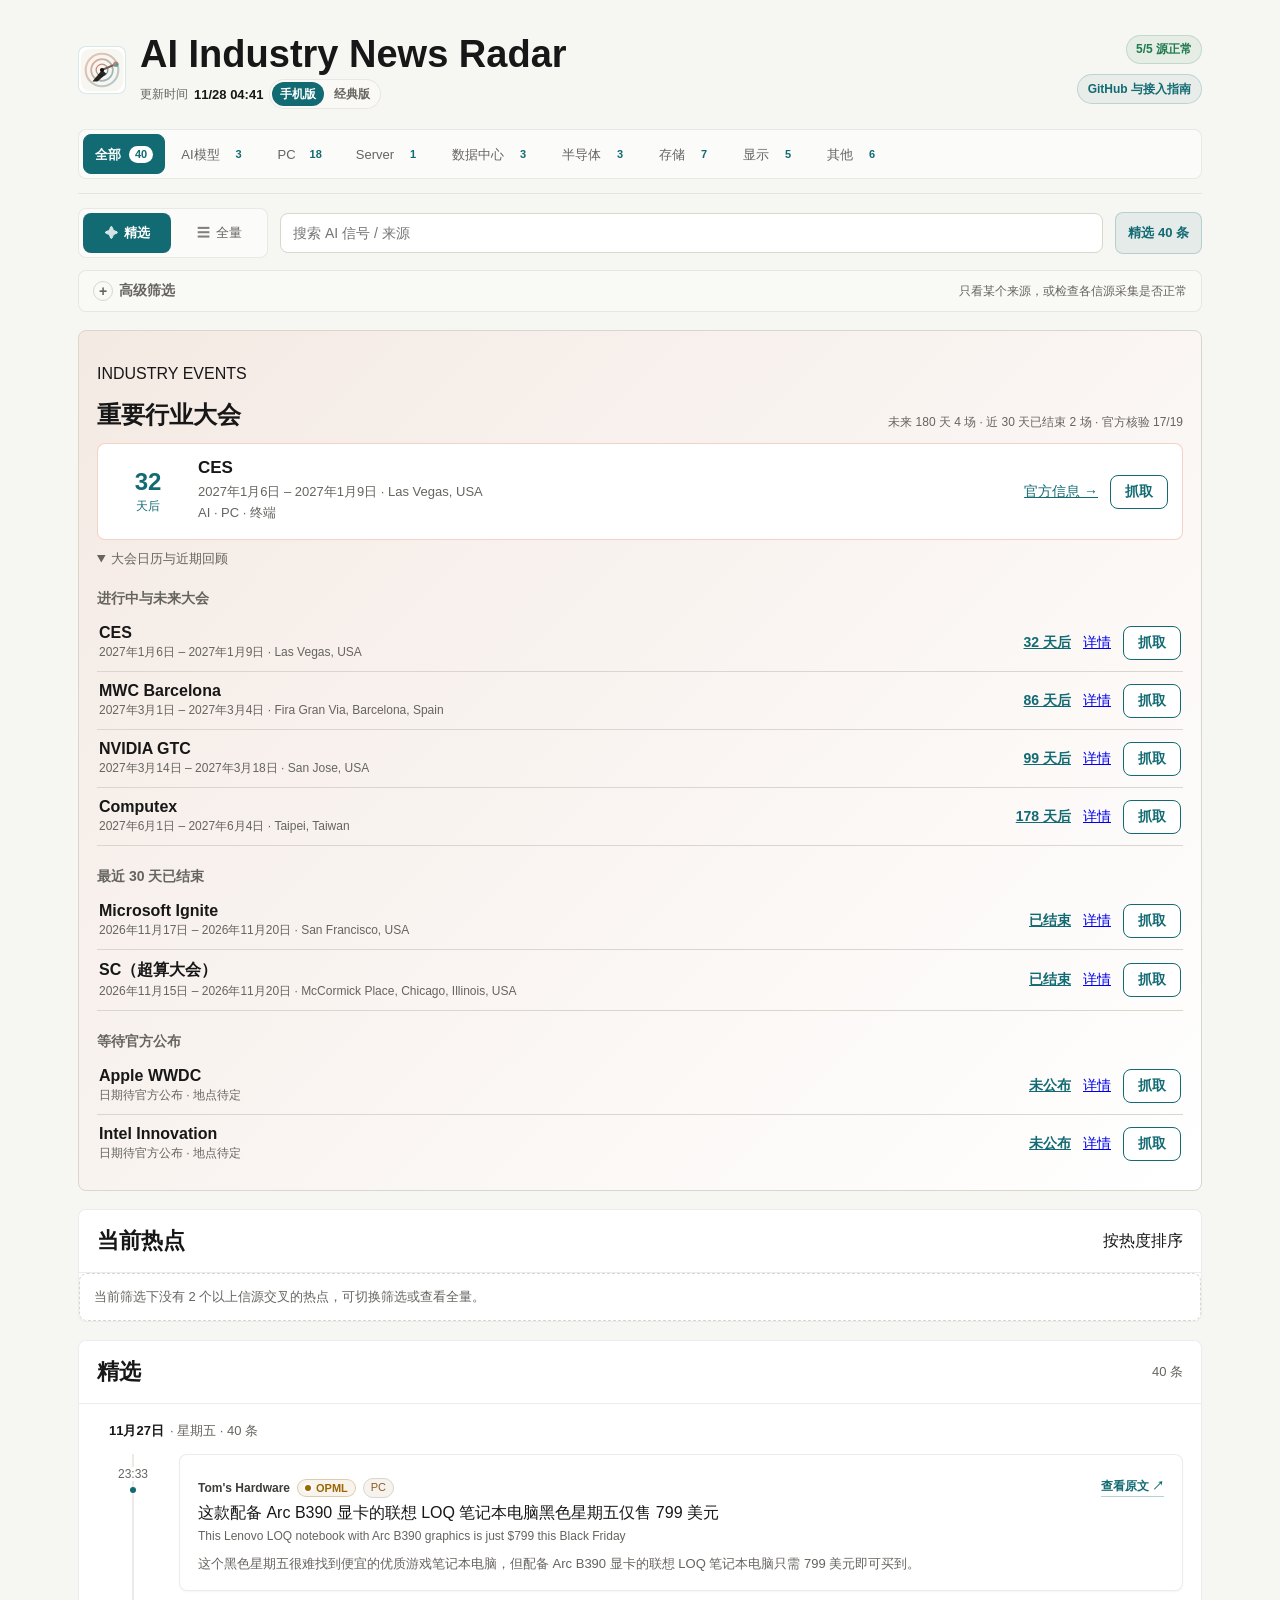
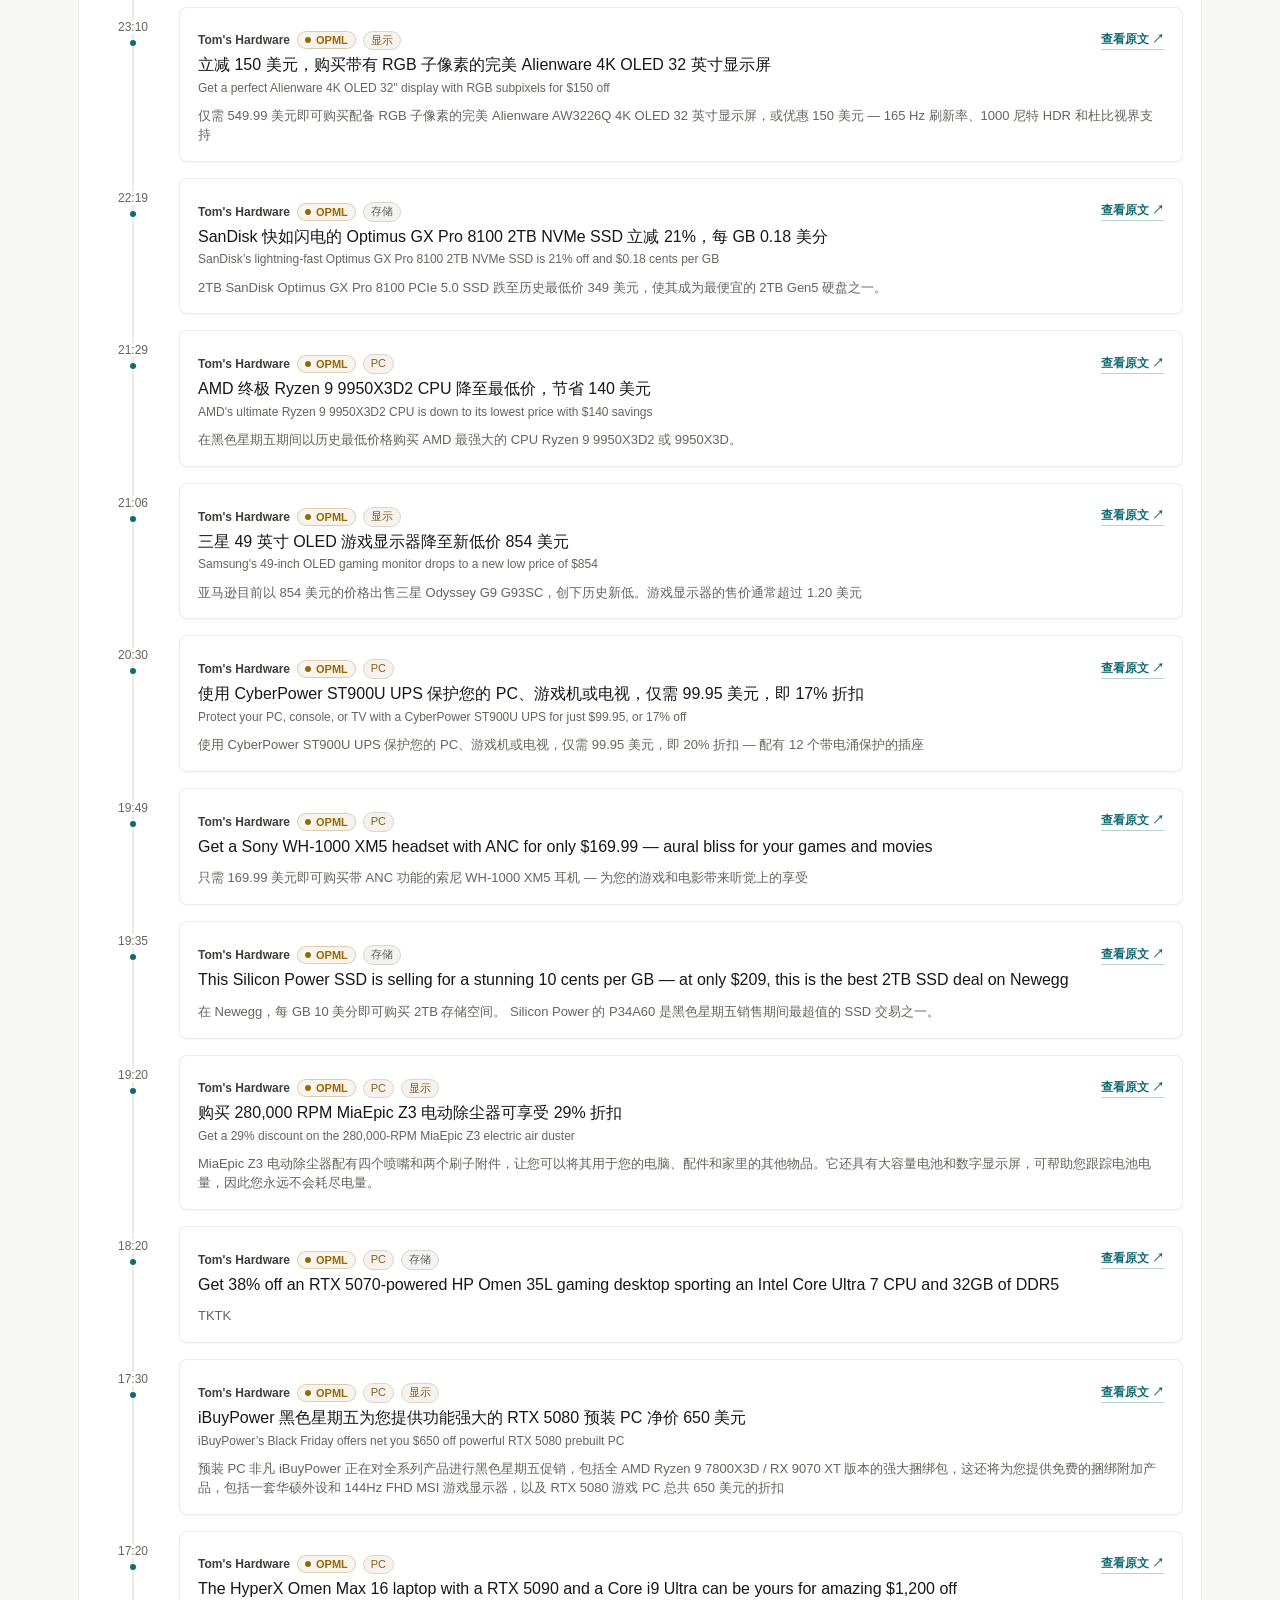
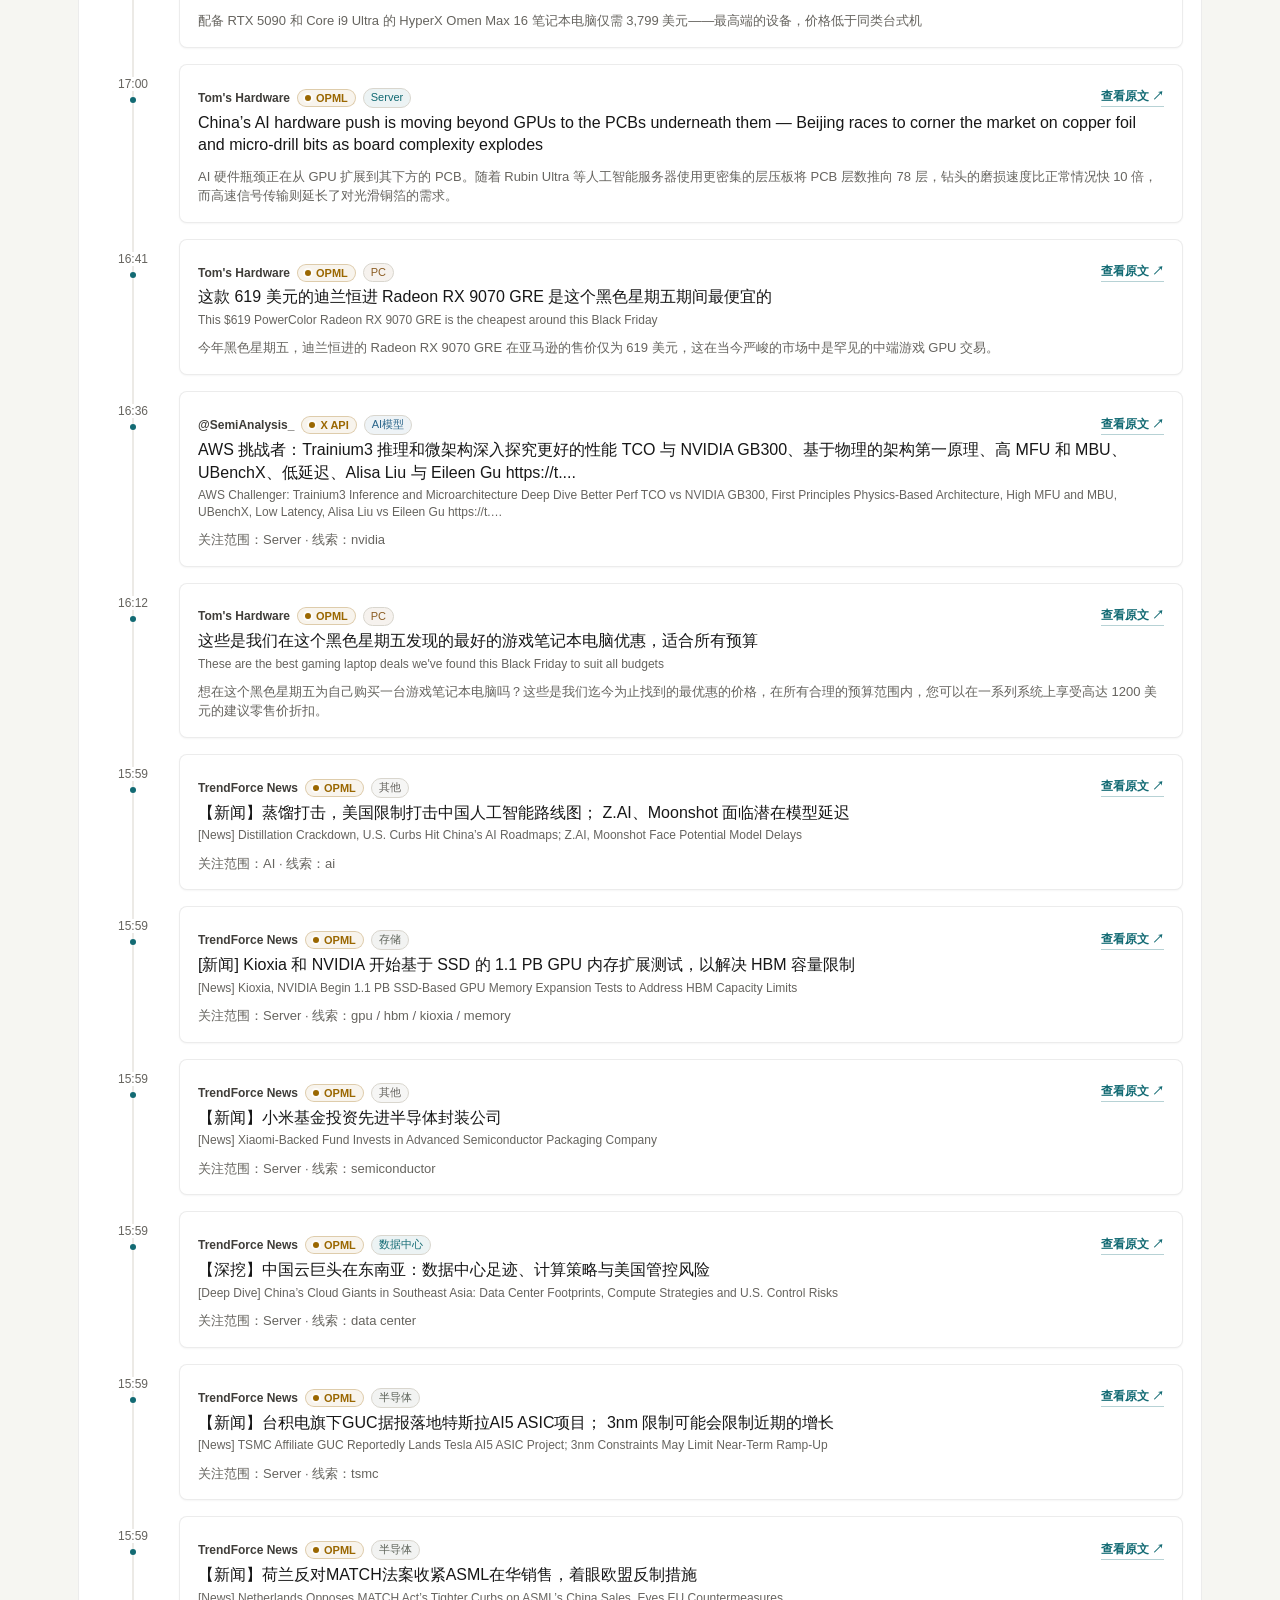
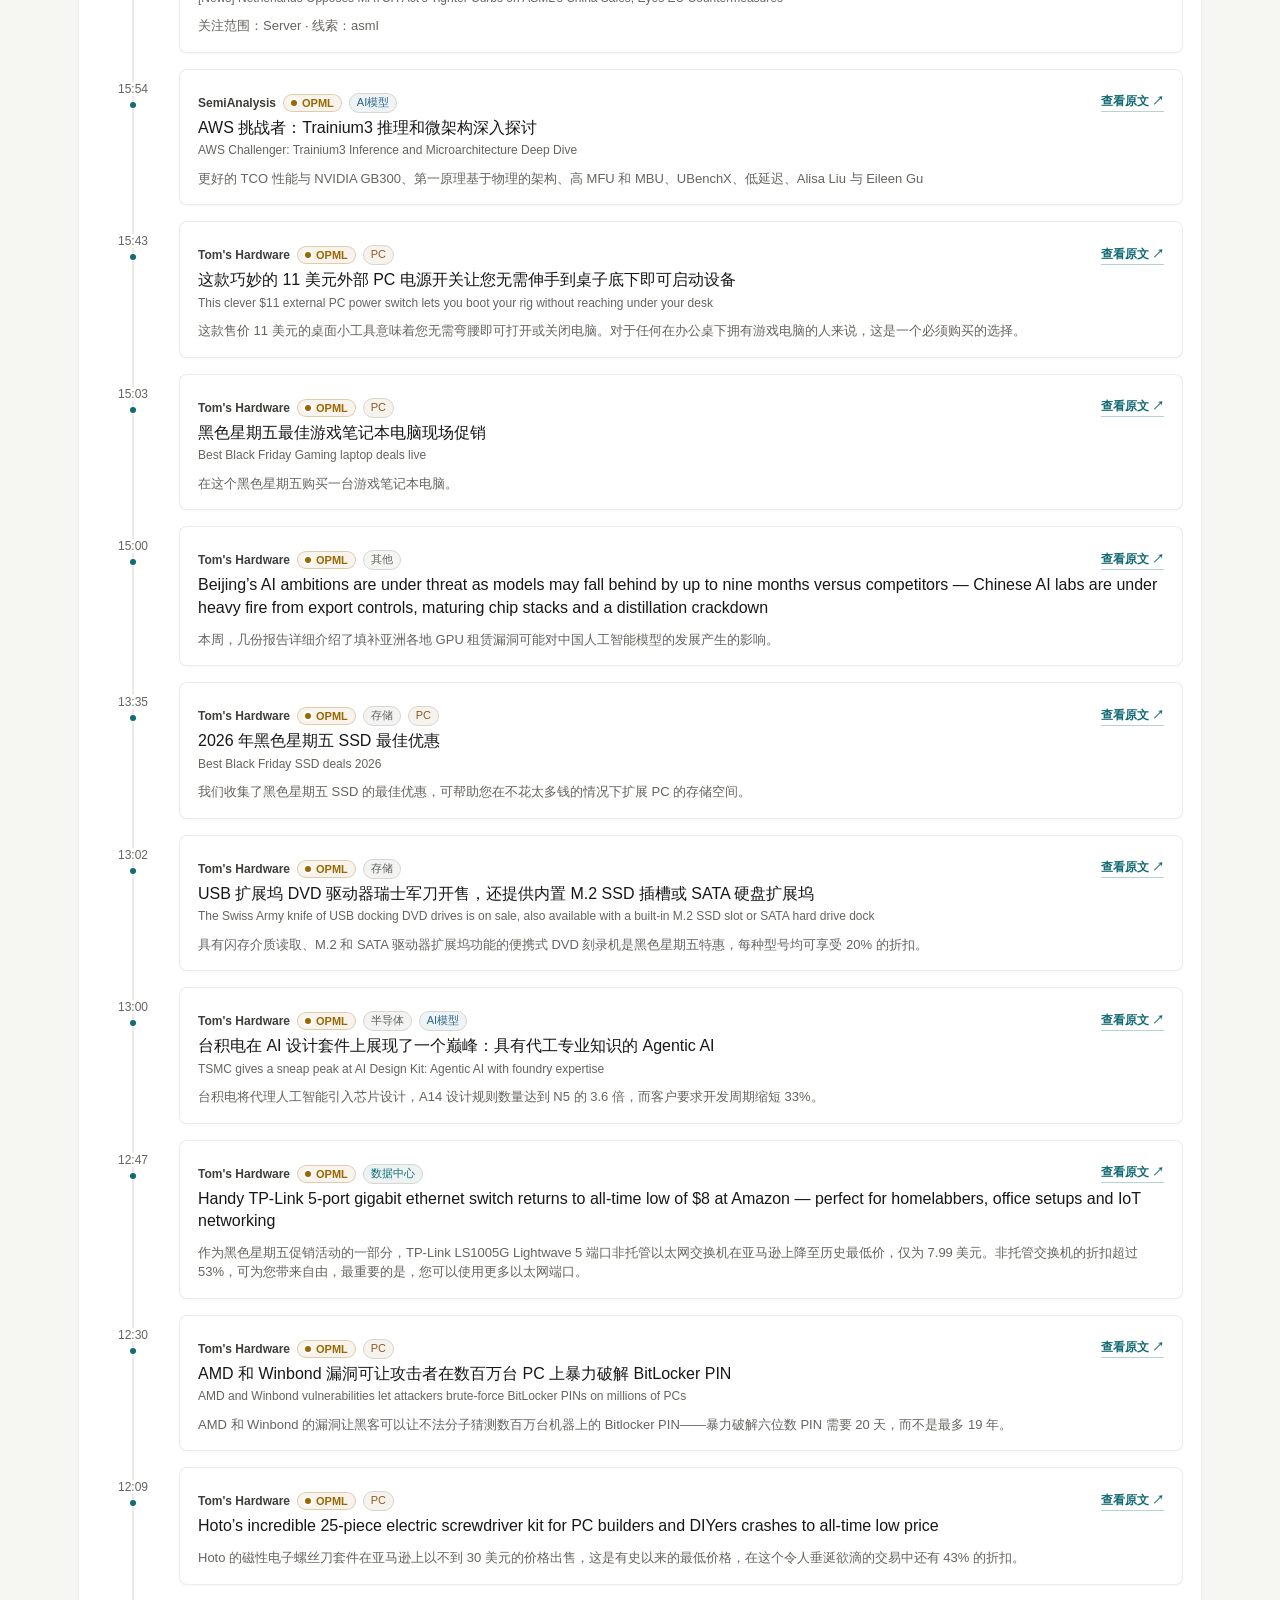
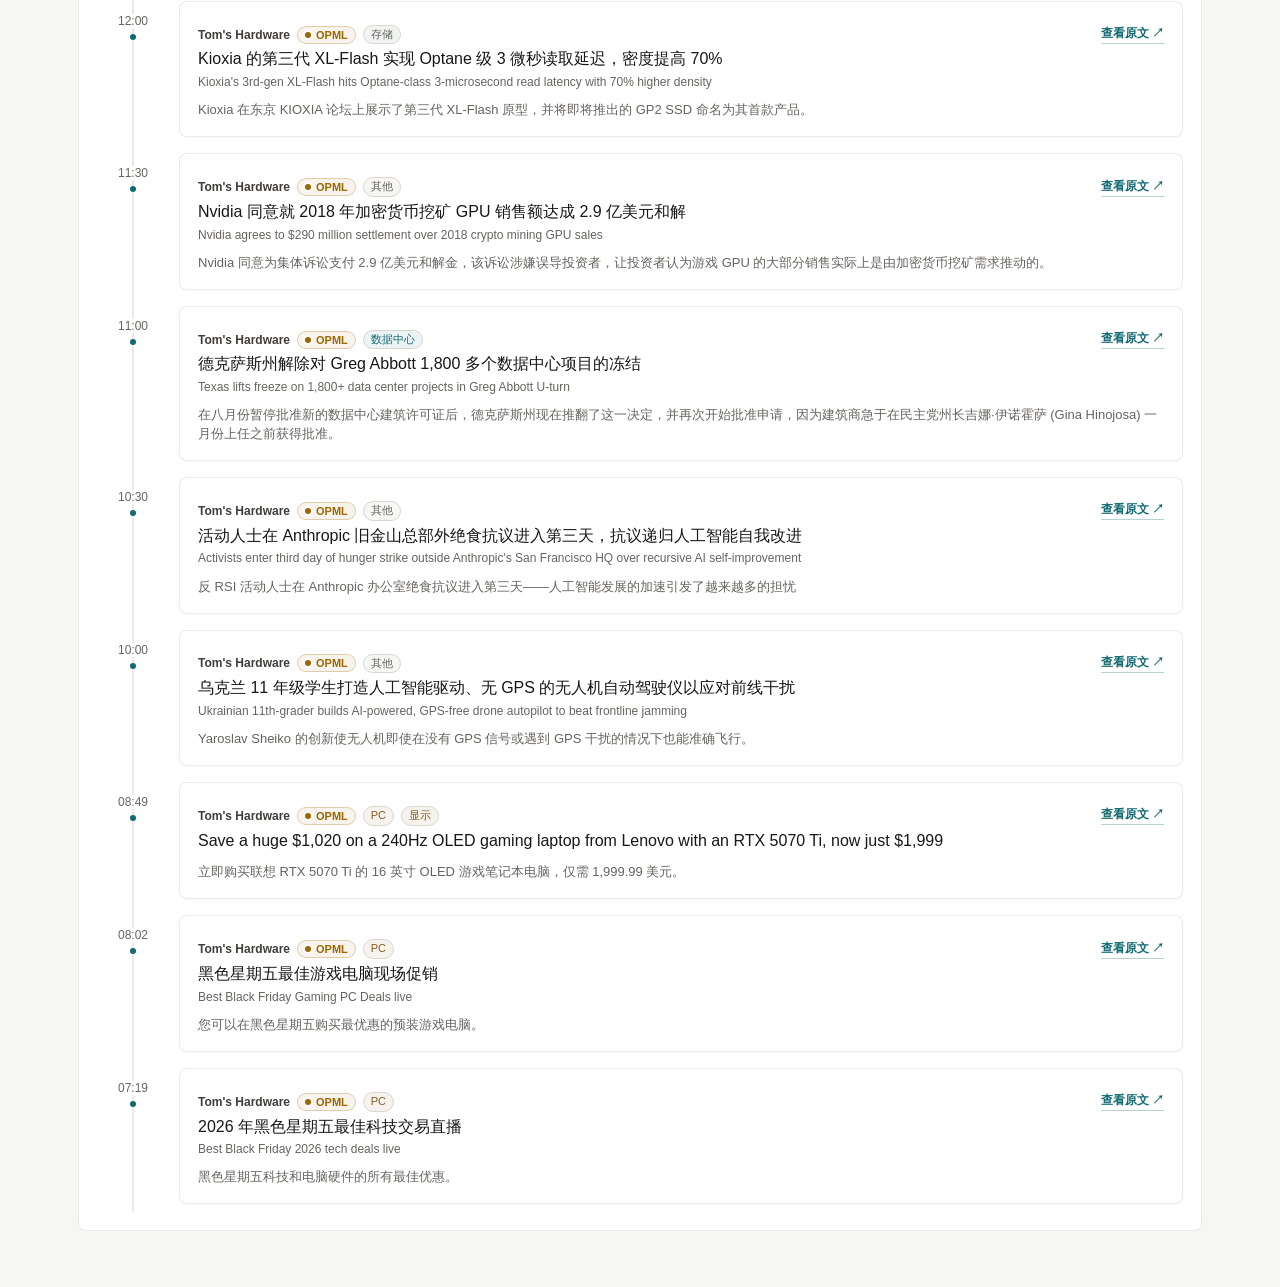
<file: index.html>
<!doctype html>
<html lang="zh-CN" data-radar-view="mobile">
  <head>
    <meta charset="UTF-8" />
    <meta name="viewport" content="width=device-width, initial-scale=1.0" />
    <title>AI Industry News Radar｜24 小时产业更新雷达</title>
    <meta
      name="description"
      content="自动整理过去 24 小时值得看的 AI、PC、Server 与供应链产业更新。"
    />
    <link rel="canonical" href="https://news.learnprompt.pro/" />
    <meta property="og:title" content="AI Industry News Radar｜24 小时产业更新雷达" />
    <meta
      property="og:description"
      content="自动整理过去 24 小时值得看的 AI、PC、Server 与供应链产业更新。"
    />
    <meta property="og:type" content="website" />
    <meta property="og:url" content="https://news.learnprompt.pro/" />
    <meta property="og:site_name" content="AI Industry News Radar" />
    <meta name="application-name" content="AI Industry News Radar" />
    <meta name="theme-color" content="#f6f6f2" />
    <meta name="mobile-web-app-capable" content="yes" />
    <meta name="apple-mobile-web-app-title" content="AI Industry News Radar" />
    <meta name="apple-mobile-web-app-capable" content="yes" />
    <meta name="apple-mobile-web-app-status-bar-style" content="default" />
    <meta name="twitter:card" content="summary" />
    <meta name="twitter:title" content="AI Industry News Radar｜24 小时产业更新雷达" />
    <meta
      name="twitter:description"
      content="自动整理过去 24 小时值得看的 AI、PC、Server 与供应链产业更新。"
    />
    <link rel="icon" href="./assets/logo.svg" type="image/svg+xml" />
    <link rel="icon" href="./assets/icons/favicon-32.png" sizes="32x32" type="image/png" />
    <link rel="apple-touch-icon" href="./assets/icons/apple-touch-icon.png" sizes="180x180" />
    <link rel="manifest" href="./site.webmanifest" />
    <script src="./assets/view-mode.js?v=dual-view-0713c" data-root="./"></script>
    <link rel="stylesheet" href="./assets/styles.css?v=event-materials-1121" />
    <link rel="stylesheet" href="./assets/view-switch.css?v=dual-view-0713b" />
  </head>
  <body>
    <a class="skip-link" href="#hotBoardWrap">跳到当前热点</a>
    <main class="shell">
      <header class="hero">
        <div class="hero-main">
          <div class="hero-headline">
            <img class="hero-logo" src="./assets/logo.svg" alt="AI Industry News Radar Logo" />
            <div>
              <h1>AI Industry News Radar</h1>
              <div class="hero-updated hero-view-row">
                <span class="updated-label">更新时间</span>
                <span class="updated" id="updatedAt">加载中...</span>
                <div class="view-switch" role="group" aria-label="视角切换">
                  <span class="view-switch-label">视角</span>
                  <button class="view-switch-btn" type="button" data-radar-view-target="mobile">手机版</button>
                  <button class="view-switch-btn" type="button" data-radar-view-target="classic">经典版</button>
                </div>
              </div>
            </div>
          </div>
        </div>
        <div class="hero-meta">
          <span class="source-status-pill" id="sourceStatusPill">源状态加载中</span>
          <div class="hero-links" aria-label="项目入口">
            <a
              class="hero-link"
              href="https://github.com/shengjiangbanxia/ai-industry-news"
              target="_blank"
              rel="noopener noreferrer"
            >GitHub 与接入指南</a>
          </div>
        </div>

        <section class="section-nav-wrap" aria-label="内容栏目">
          <div class="section-tabs" id="sectionTabs" role="tablist" aria-label="AI 新闻栏目"></div>
          <div class="section-scroll-hint" aria-hidden="true">左右滑动，查看更多栏目 →</div>
        </section>
      </header>

      <section class="primary-controls">
        <div class="mode-switch curation-mode-switch" role="group" aria-label="精选/全量切换">
          <button id="modeSelectedBtn" class="mode-btn active" type="button" aria-pressed="true">
            <span class="mode-btn-icon" aria-hidden="true">&#10022;</span>精选
          </button>
          <button id="modeAllBtn" class="mode-btn" type="button" aria-pressed="false">
            <span class="mode-btn-icon" aria-hidden="true">&#9776;</span>全量
          </button>
        </div>
        <input id="searchInput" type="search" placeholder="搜索 AI 信号 / 来源" aria-label="搜索 AI 信号或来源" />
        <div class="mode-hint" id="modeHint">精选加载中</div>
        <button class="clear-filters-btn" id="clearFiltersBtn" type="button" hidden>清除筛选</button>
      </section>

      <details class="advanced-panel">
          <summary>
            <span>高级筛选</span>
            <span class="advanced-hint">只看某个来源，或检查各信源采集是否正常</span>
          </summary>
          <div class="advanced-content">
            <div class="advanced-controls">
              <label class="field">
                <span>具体来源</span>
                <select id="siteSelect">
                  <option value="">全部站点</option>
                </select>
              </label>
            </div>
            <div class="data-source-indicator" id="dataSourceIndicator" hidden>
              <span id="dataSourceIndicatorText"></span>
              <button type="button" id="dataSourceResetBtn" class="data-source-reset-btn">恢复本地</button>
            </div>
            <div class="source-health" id="sourceHealth">源状态加载中...</div>
            <details class="source-detail-panel">
              <summary>查看源状态详情</summary>
              <div class="source-health-details" id="sourceHealthDetails"></div>
              <section class="source-status-table" id="sourceStatusTable" aria-label="源状态详情"></section>
            </details>
          </div>
      </details>

      <section class="industry-events-wrap" id="industryEventsWrap" aria-label="重要行业大会与近期回顾" hidden>
        <div class="industry-events-head">
          <div>
            <p class="section-eyebrow">INDUSTRY EVENTS</p>
            <h2>重要行业大会</h2>
          </div>
          <span id="industryEventsMeta">加载中...</span>
        </div>
        <div id="industryEventAlert"></div>
        <details class="industry-events-calendar" open>
          <summary>大会日历与近期回顾</summary>
          <div id="industryEventsList"></div>
        </details>
      </section>

      <section class="list-wrap hot-board-wrap" id="hotBoardWrap" aria-label="当前热点">
        <div class="list-head">
          <h2>当前热点</h2>
          <span id="hotBoardMeta">按热度排序</span>
        </div>
        <div id="hotBoardList" class="hot-board-list"></div>
      </section>

      <section class="list-wrap top3-board-wrap" id="top3BoardWrap" aria-label="今日 TOP3 · 三口味锐评" hidden>
        <div class="list-head">
          <h2>今日 TOP3 · 三口味锐评</h2>
          <span id="top3BoardMeta"></span>
        </div>
        <div id="top3BoardList" class="top3-board-list"></div>
      </section>

      <section class="waytoagi-wrap">
        <div class="waytoagi-head">
          <h2>社区更新 · WaytoAGI</h2>
          <div class="waytoagi-tools">
            <div class="waytoagi-switch">
              <button id="waytoagiTodayBtn" class="waytoagi-btn active" type="button" aria-pressed="true">最近更新日</button>
              <button id="waytoagi7dBtn" class="waytoagi-btn" type="button" aria-pressed="false">近7日</button>
            </div>
            <span id="waytoagiUpdatedAt">加载中...</span>
          </div>
        </div>
        <div id="waytoagiMeta" class="waytoagi-meta"></div>
        <div id="waytoagiList" class="waytoagi-list"></div>
      </section>

      <section class="list-wrap" id="newsListWrap">
        <div class="list-head">
          <h2 id="listTitle">精选</h2>
          <div class="list-head-tools">
            <label id="allDedupeWrap" class="all-dedupe" for="allDedupeToggle">
              <input id="allDedupeToggle" type="checkbox" checked />
              <span class="all-dedupe-dot"></span>
              <span id="allDedupeLabel">去重开</span>
            </label>
            <span id="resultCount">0 条</span>
          </div>
        </div>
        <div id="newsList" class="news-list" aria-live="polite"></div>
      </section>

    </main>

    <template id="itemTpl">
      <article class="news-card">
        <div class="news-card-body">
          <div class="meta-row">
            <span class="curated-badge" hidden>精选</span>
            <span class="site"></span>
            <span class="source"></span>
            <strong class="score-badge" hidden></strong>
          </div>
          <a class="title" target="_blank" rel="noopener noreferrer"></a>
          <p class="news-summary"></p>
          <div class="why-box" hidden>
            <span class="why-label">推荐理由：</span>
            <span class="why-text"></span>
          </div>
          <div class="persona-slot"></div>
        </div>
      </article>
    </template>

    <script src="https://cdn.jsdelivr.net/npm/gsap@3.13.0/dist/gsap.min.js" integrity="sha384-HOvlOYPIs/zjoIkWUGXkVmXsjr8GuZLV+Q+rcPwmJOVZVpvTSXQChiN4t9Euv9Vc" crossorigin="anonymous" defer></script>
    <script src="./assets/motion.js?v=aihot-0715b" defer></script>
    <script src="./assets/industry-taxonomy.js?v=industry-taxonomy-0720a" defer></script>
    <script src="./assets/event-calendar.js?v=event-materials-1121" defer></script>
    <script src="./assets/app.js?v=event-materials-1121" defer></script>
  </body>
</html>
</file>
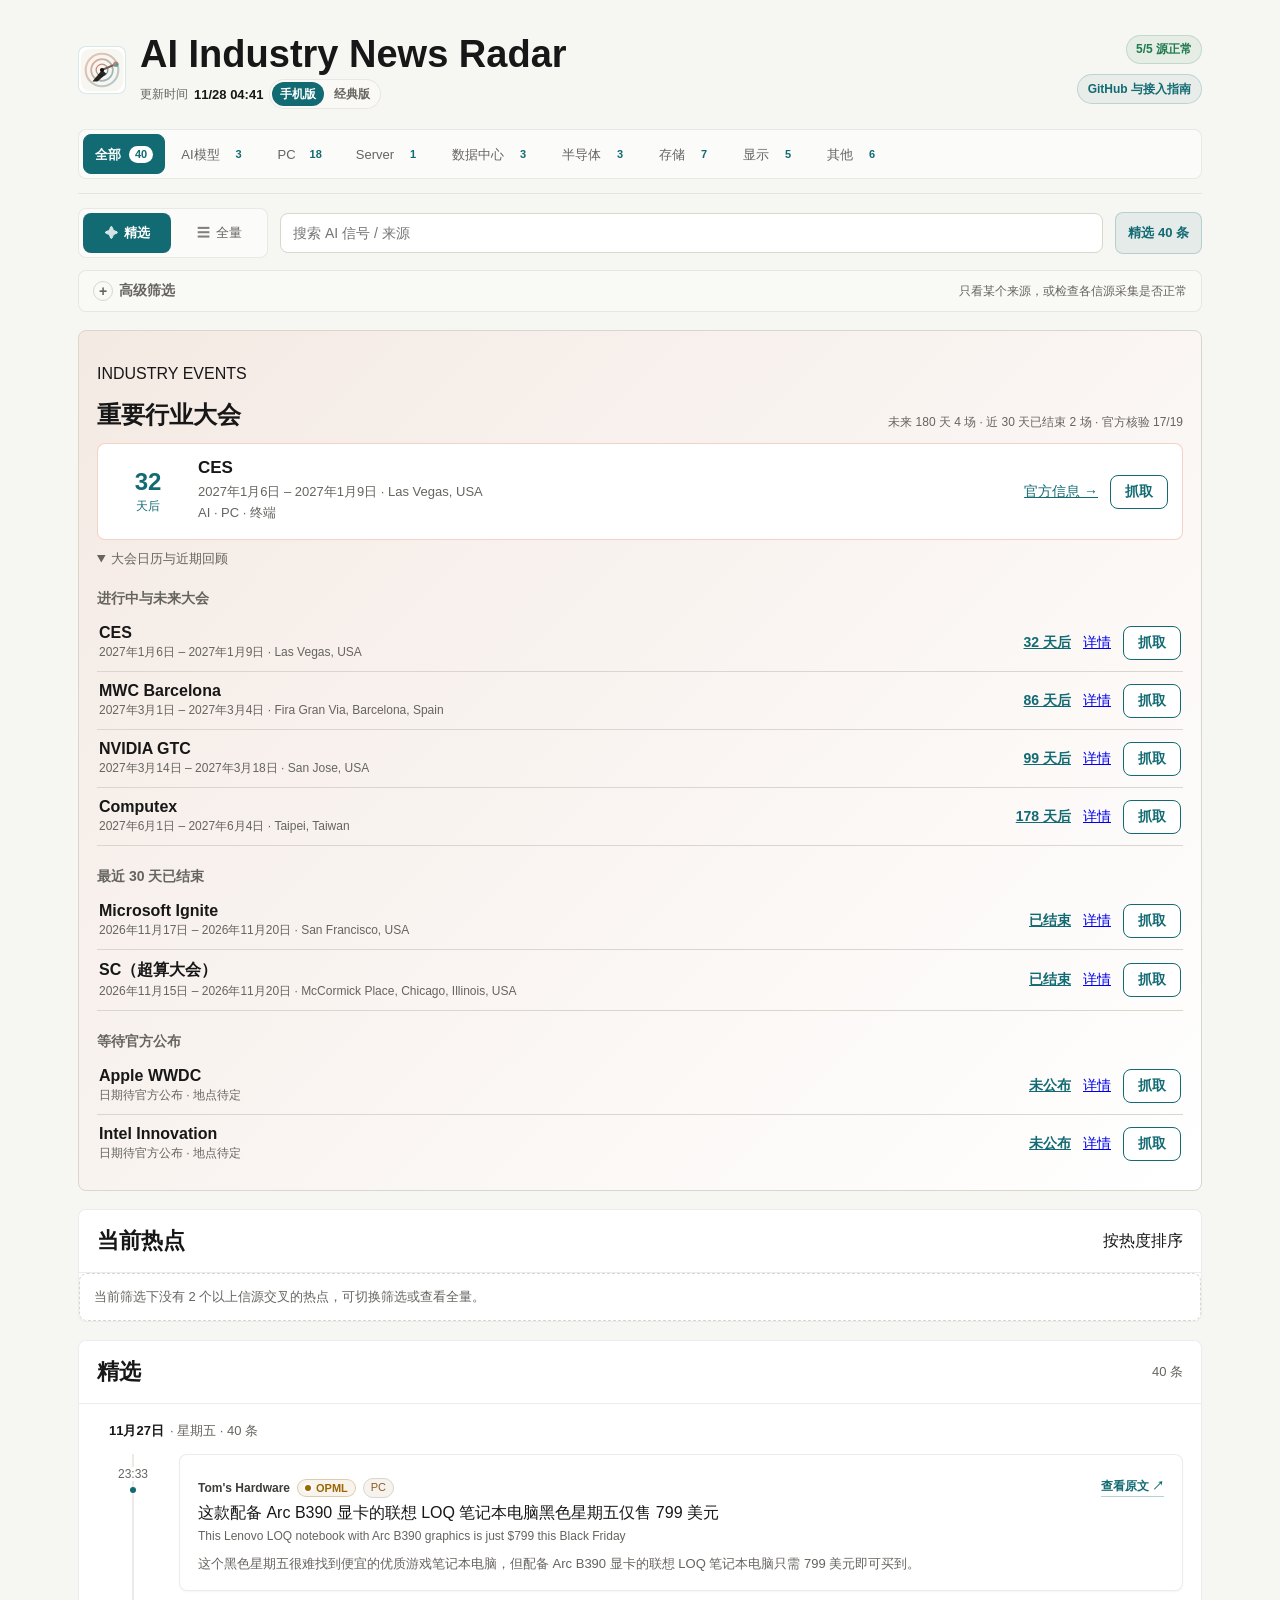
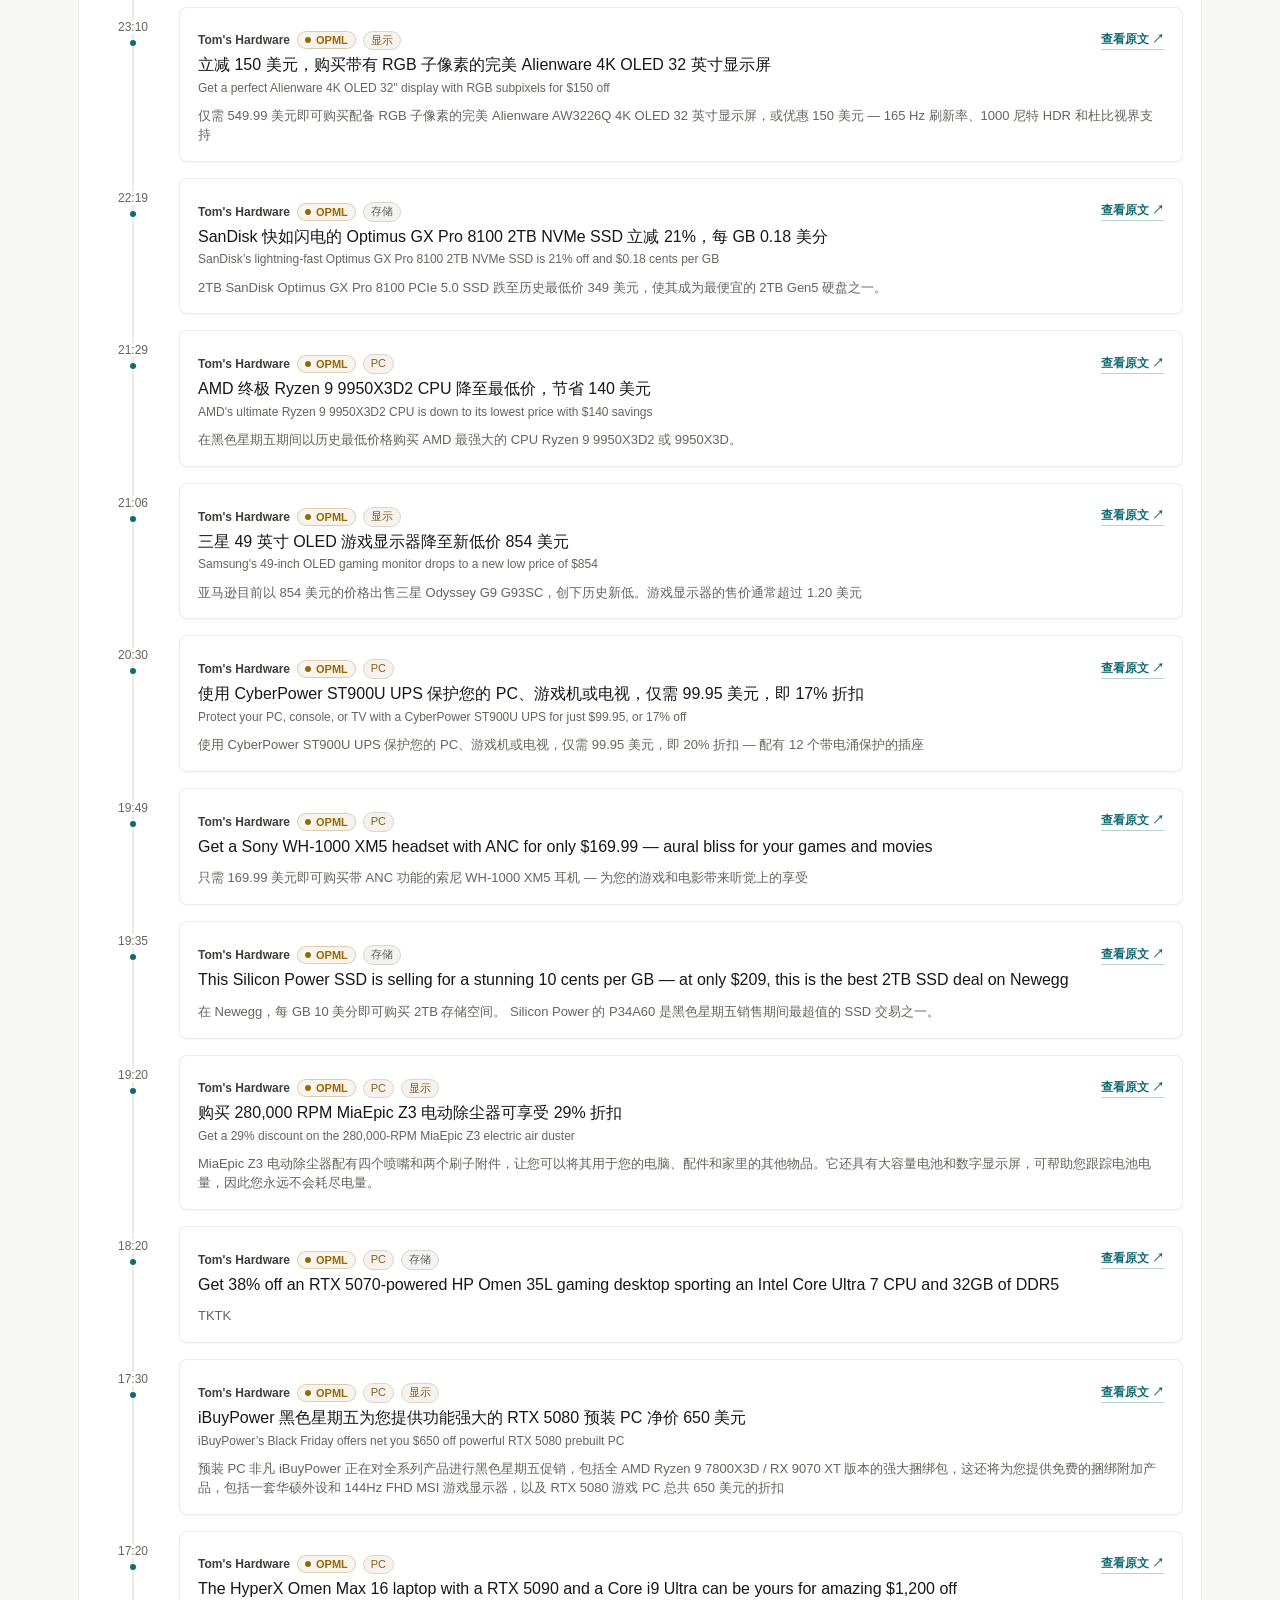
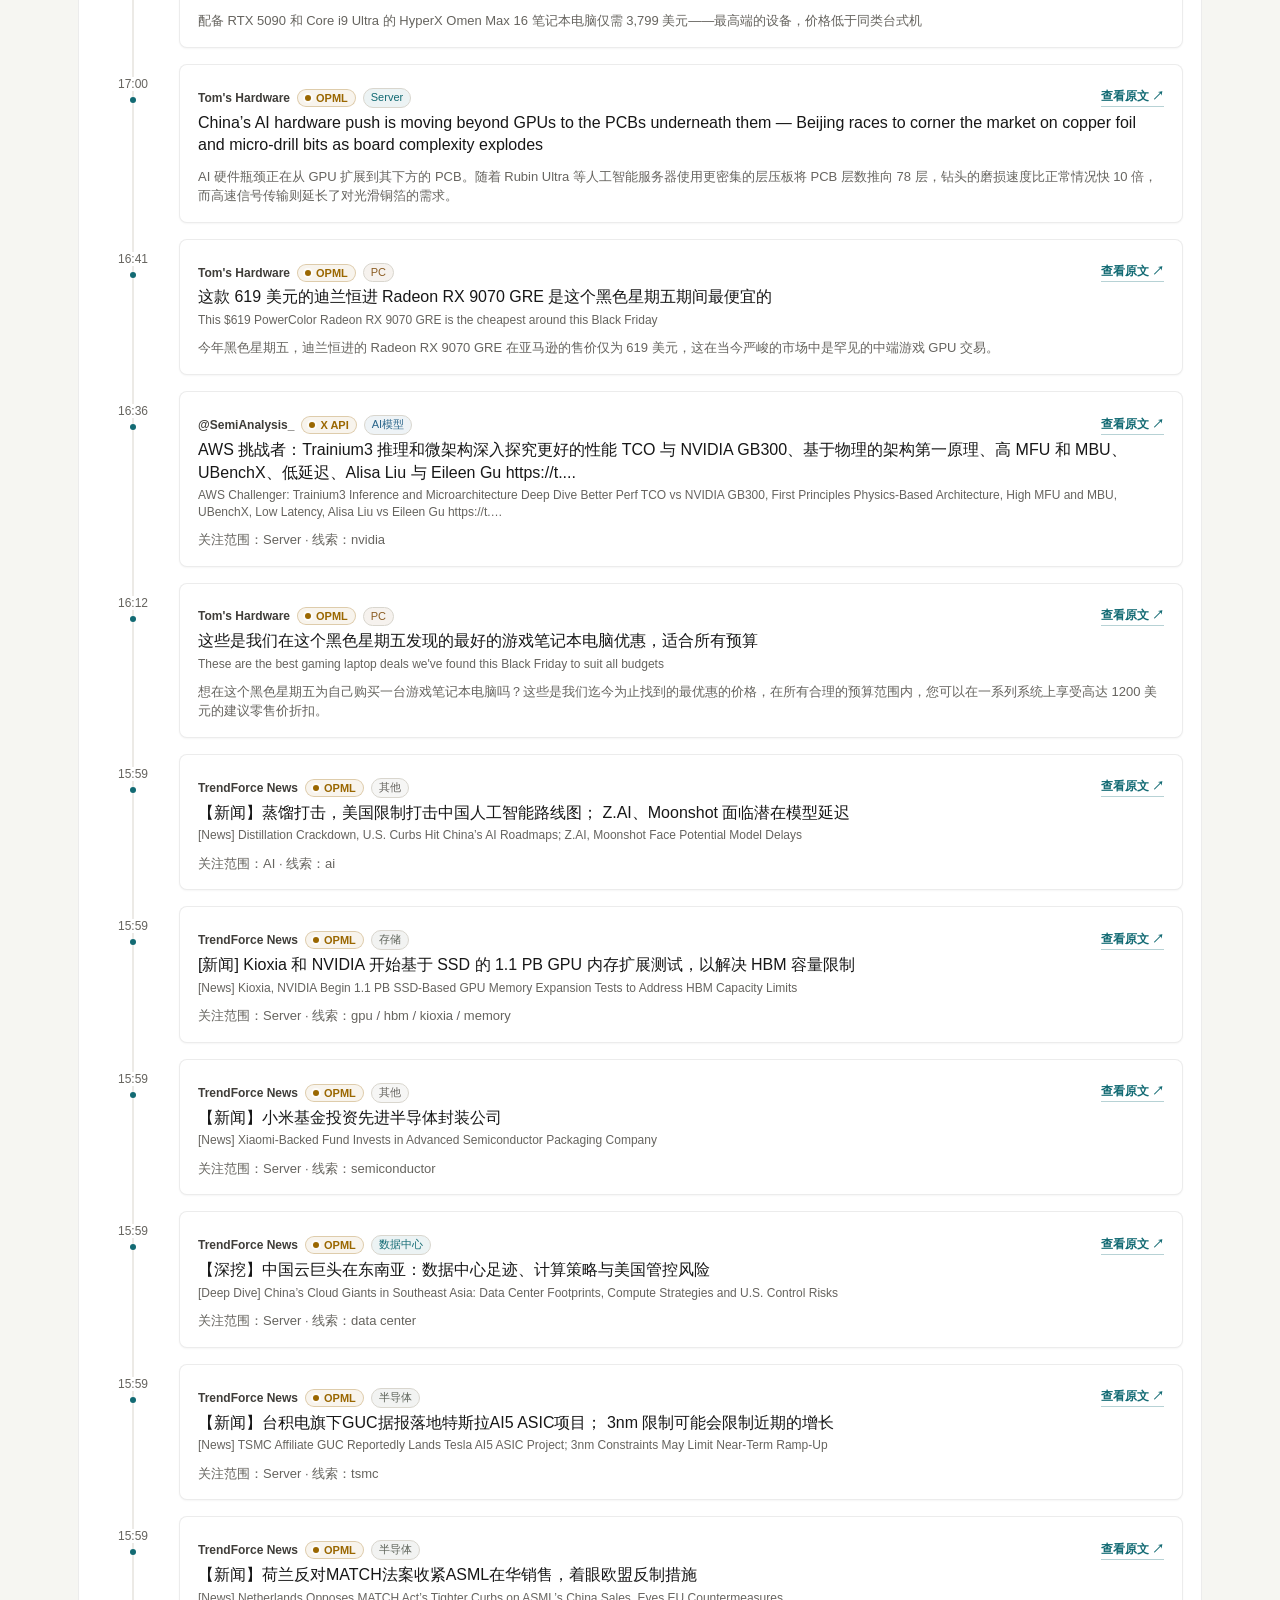
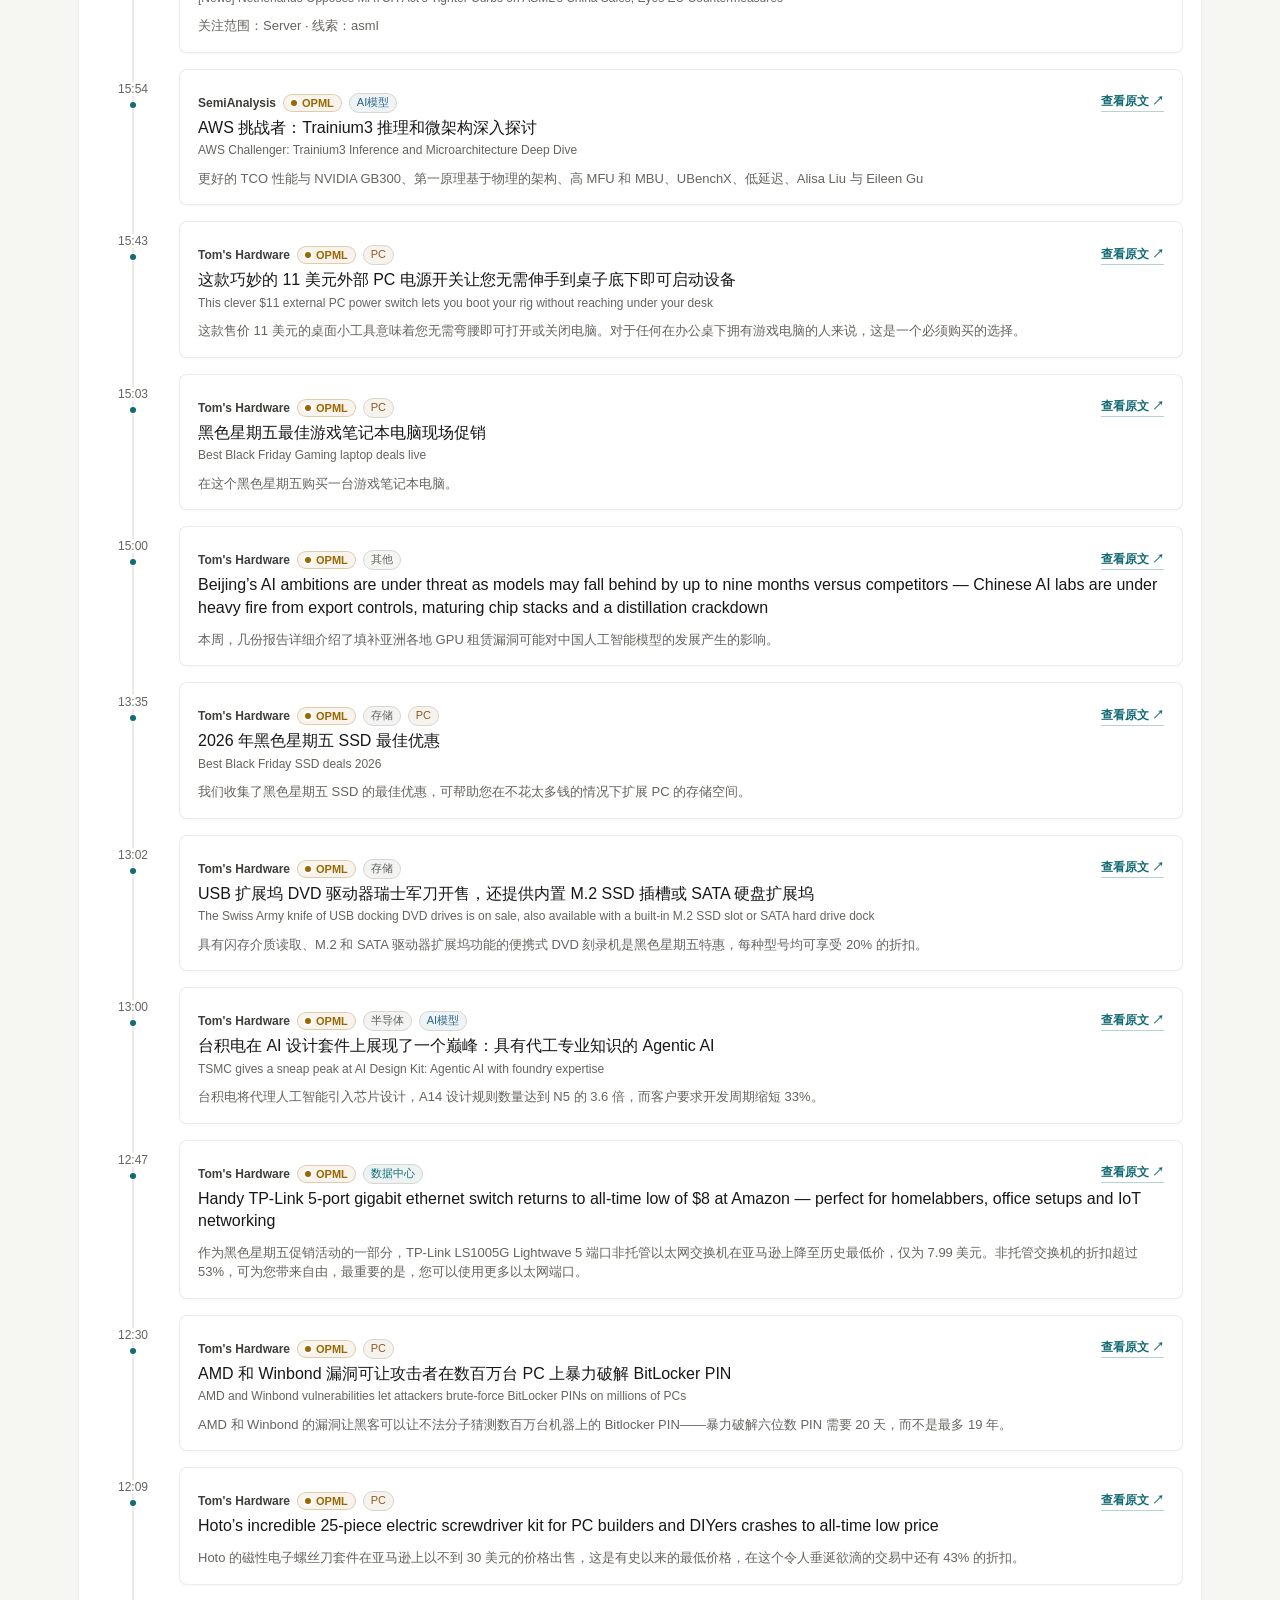
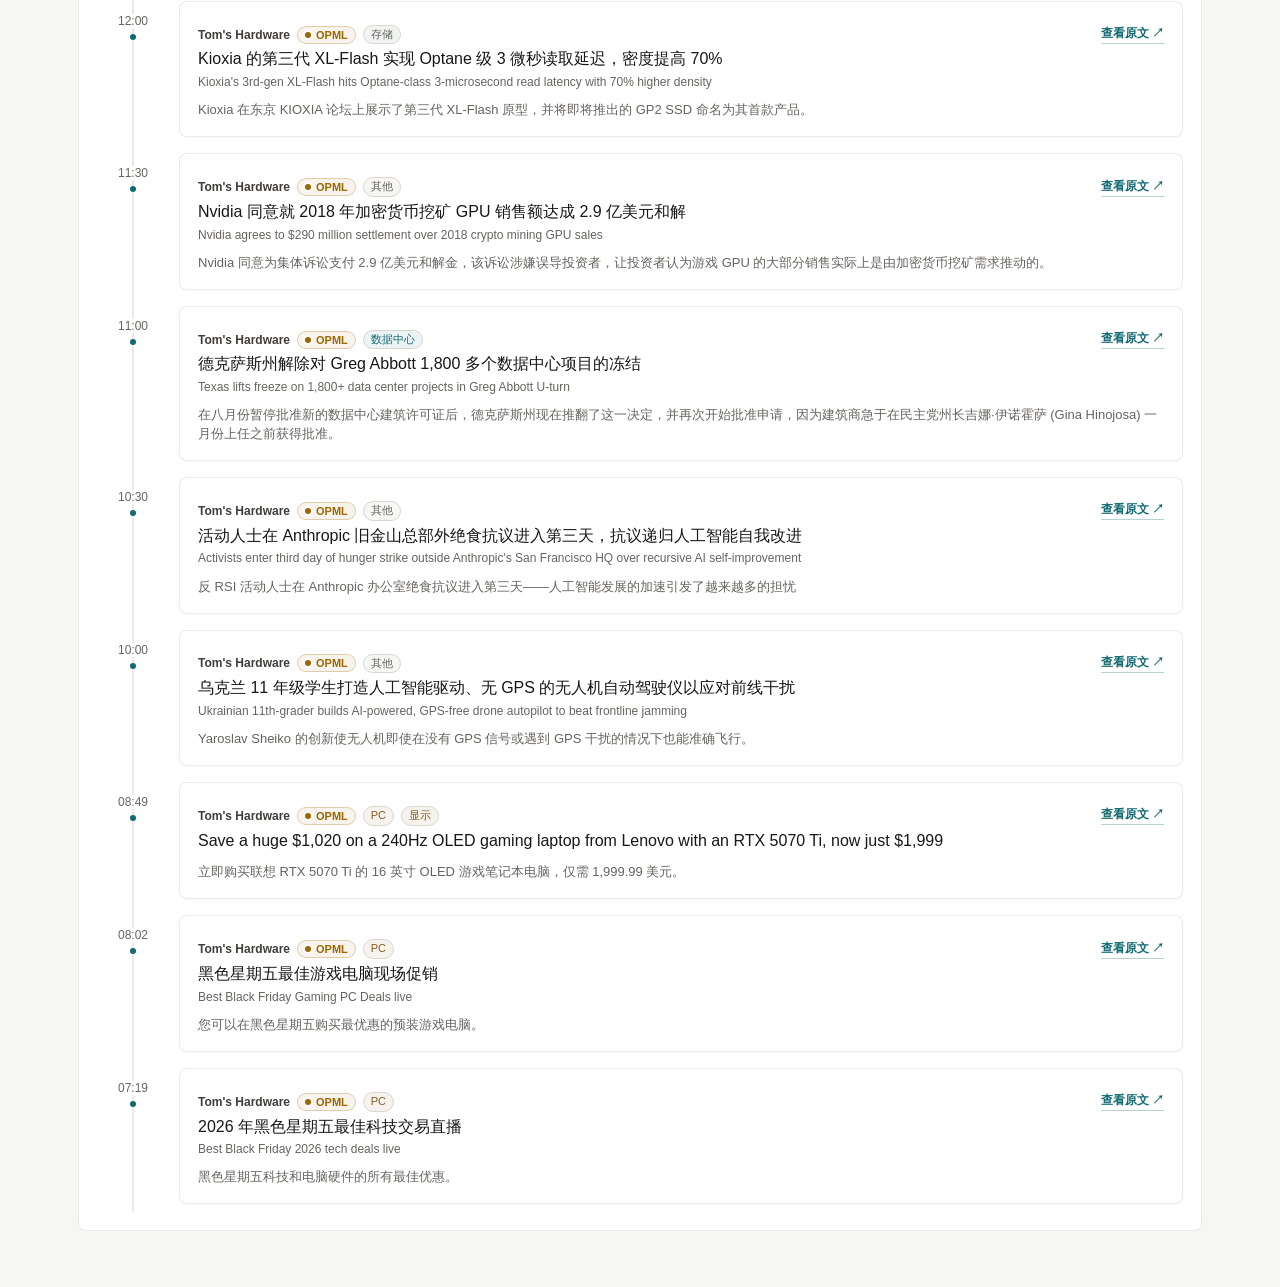
<file: classic/index.html>
<!doctype html>
<html lang="zh-CN" data-radar-view="classic">
  <head>
    <meta charset="UTF-8" />
    <meta name="viewport" content="width=device-width, initial-scale=1.0" />
    <base href="../" />
    <title>AI Industry News Radar｜24 小时产业更新雷达</title>
    <meta
      name="description"
      content="自动整理过去 24 小时值得看的 AI、PC、Server 与供应链产业更新。"
    />
    <link rel="canonical" href="https://news.learnprompt.pro/classic/" />
    <meta property="og:title" content="AI Industry News Radar｜24 小时产业更新雷达" />
    <meta
      property="og:description"
      content="自动整理过去 24 小时值得看的 AI、PC、Server 与供应链产业更新。"
    />
    <meta property="og:type" content="website" />
    <meta property="og:url" content="https://news.learnprompt.pro/classic/" />
    <meta property="og:site_name" content="AI Industry News Radar" />
    <meta name="application-name" content="AI Industry News Radar" />
    <meta name="theme-color" content="#f6f6f2" />
    <meta name="mobile-web-app-capable" content="yes" />
    <meta name="apple-mobile-web-app-title" content="AI Industry News Radar" />
    <meta name="apple-mobile-web-app-capable" content="yes" />
    <meta name="apple-mobile-web-app-status-bar-style" content="default" />
    <meta name="twitter:card" content="summary" />
    <meta name="twitter:title" content="AI Industry News Radar｜24 小时产业更新雷达" />
    <meta
      name="twitter:description"
      content="自动整理过去 24 小时值得看的 AI、PC、Server 与供应链产业更新。"
    />
    <link rel="icon" href="./assets/logo.svg" type="image/svg+xml" />
    <link rel="icon" href="./assets/icons/favicon-32.png" sizes="32x32" type="image/png" />
    <link rel="apple-touch-icon" href="./assets/icons/apple-touch-icon.png" sizes="180x180" />
    <link rel="manifest" href="./site.webmanifest" />
    <script src="./assets/view-mode.js?v=dual-view-0713c" data-root="../"></script>
    <link rel="stylesheet" href="./classic/assets/styles.css?v=events-0719a" />
    <link rel="stylesheet" href="./assets/view-switch.css?v=dual-view-0713b" />
  </head>
  <body>
    <main class="shell">
      <header class="hero">
        <div class="hero-main">
          <div class="hero-headline">
            <img class="hero-logo" src="./assets/logo.svg" alt="AI Industry News Radar Logo" />
            <div>
              <h1>AI Industry News Radar</h1>
              <div class="hero-updated hero-view-row">
                <span class="updated-label">更新时间</span>
                <span class="updated" id="updatedAt">加载中...</span>
                <div class="view-switch" role="group" aria-label="视角切换">
                  <span class="view-switch-label">视角</span>
                  <button class="view-switch-btn" type="button" data-radar-view-target="mobile">手机版</button>
                  <button class="view-switch-btn" type="button" data-radar-view-target="classic">经典版</button>
                </div>
              </div>
            </div>
          </div>
        </div>
        <div class="hero-meta">
          <span class="source-status-pill" id="sourceStatusPill">源状态加载中</span>
          <div class="hero-links" aria-label="项目入口">
            <a
              class="hero-link"
              href="https://github.com/shengjiangbanxia/ai-industry-news"
              target="_blank"
              rel="noopener noreferrer"
            >GitHub 与接入指南</a>
          </div>
        </div>

        <section class="stats" id="stats"></section>

        <section class="section-nav-wrap" aria-label="内容栏目">
          <div class="section-tabs" id="sectionTabs" role="tablist" aria-label="AI 新闻栏目"></div>
          <div class="section-summary" id="sectionSummary">正在整理栏目...</div>
        </section>
      </header>

      <section class="primary-controls">
        <input id="searchInput" type="search" placeholder="搜索 AI 信号 / 来源" />
        <div class="mode-hint" id="modeHint">Industry 相关</div>
      </section>

      <div class="sticky-summary-bar" aria-label="当前视图摘要">
        <strong>AI Industry News Radar</strong>
        <span id="stickySummaryText">正在整理 24 小时信号...</span>
      </div>

      <details class="advanced-panel">
          <summary>
            <span>高级筛选</span>
            <span class="advanced-summary" id="advancedSummary">加载中...</span>
          </summary>
          <div class="advanced-content">
            <div class="advanced-controls">
            <label class="field">
              <span>时间范围</span>
              <select id="timeRangeSelect" aria-label="时间范围">
                <option value="24h">过去 24 小时</option>
              </select>
            </label>
            <label class="field">
              <span>来源类型</span>
              <select id="sourceTypeSelect">
                <option value="">全部来源</option>
                <option value="official">官方 / 一手</option>
                <option value="media">精选媒体 / 日报</option>
                <option value="community">社区 / HN / Builders</option>
                <option value="rss">RSS / OPML</option>
                <option value="aggregate">聚合源</option>
                <option value="creator">自媒体</option>
                <option value="advanced">进阶源</option>
              </select>
            </label>
            <label class="field">
              <span>内容类型</span>
              <select id="sectionSelect"></select>
            </label>
            <label class="field">
              <span>信号类型</span>
              <select id="signalLevelSelect">
                <option value="">全部信号</option>
                <option value="curated">精选 / 官方</option>
                <option value="multi">多源验证</option>
              </select>
            </label>
            <label class="field">
              <span>具体来源</span>
              <select id="siteSelect">
                <option value="">全部站点</option>
              </select>
            </label>
            <div class="field">
              <span>关注范围</span>
              <div class="mode-switch">
                <button id="modeAiBtn" class="mode-btn active" type="button">Industry 相关</button>
                <button id="modeAllBtn" class="mode-btn" type="button">全量</button>
              </div>
            </div>
            <label id="allDedupeWrap" class="all-dedupe" for="allDedupeToggle">
              <input id="allDedupeToggle" type="checkbox" checked />
              <span class="all-dedupe-dot"></span>
              <span id="allDedupeLabel">去重开</span>
            </label>
          </div>
          <div class="data-source-indicator" id="dataSourceIndicator" hidden>
            <span id="dataSourceIndicatorText"></span>
            <button type="button" id="dataSourceResetBtn" class="data-source-reset-btn">恢复本地</button>
          </div>
          <div class="source-health" id="sourceHealth">源状态加载中...</div>
          <details class="source-detail-panel">
            <summary>查看源状态详情</summary>
            <div class="source-health-details" id="sourceHealthDetails"></div>
            <section class="coverage-strip" id="coverageStrip" aria-label="Source coverage status"></section>
            <section class="source-status-table" id="sourceStatusTable" aria-label="源状态详情"></section>
            <section class="site-pills" id="sitePills"></section>
            </details>
          </div>
      </details>

      <section class="industry-events-wrap" id="industryEventsWrap" aria-label="重要行业大会预警" hidden>
        <div class="industry-events-head">
          <div>
            <p class="section-eyebrow">INDUSTRY EVENTS</p>
            <h2>重要行业大会预警</h2>
          </div>
          <span id="industryEventsMeta">加载中...</span>
        </div>
        <div id="industryEventAlert"></div>
        <details class="industry-events-calendar">
          <summary>查看未来事件日历</summary>
          <div id="industryEventsList"></div>
        </details>
      </section>

      <section class="bole-picks-wrap" aria-label="当前热点" id="bolePicksWrap">
        <div class="bole-picks-head">
          <div>
            <p class="section-eyebrow">CURRENT HOT TOPICS</p>
            <h2 id="topStoriesTitle">当前热点</h2>
          </div>
          <div class="bole-head-tools">
            <span id="bolePicksMeta">判断标准：至少 2 个独立来源报道，按来源数与发布时间衰减排序</span>
          </div>
        </div>
        <div id="bolePicksList" class="bole-board"></div>
      </section>

      <section class="waytoagi-wrap">
        <div class="waytoagi-head">
          <h2>社区更新 · WaytoAGI</h2>
          <div class="waytoagi-tools">
            <div class="waytoagi-switch">
              <button id="waytoagiTodayBtn" class="waytoagi-btn active" type="button">最近更新日</button>
              <button id="waytoagi7dBtn" class="waytoagi-btn" type="button">近7日</button>
            </div>
            <span id="waytoagiUpdatedAt">加载中...</span>
          </div>
        </div>
        <div id="waytoagiMeta" class="waytoagi-meta"></div>
        <div id="waytoagiList" class="waytoagi-list"></div>
      </section>

      <section class="list-wrap">
        <div class="list-head">
          <h2 id="listTitle">全量产业情报源</h2>
          <div class="list-head-tools">
            <div class="list-sort-tools" id="listSortTools" role="group" aria-label="全量列表排序">
              <button class="list-sort-btn active" type="button" data-sort="latest" title="按发布时间或发现时间倒序">最新</button>
              <button class="list-sort-btn" type="button" data-sort="source" title="按来源聚合度整理">来源</button>
            </div>
            <span id="resultCount">0 条</span>
          </div>
        </div>
        <div id="newsList" class="news-list"></div>
      </section>

    </main>

    <template id="itemTpl">
      <article class="news-card">
        <a class="title" target="_blank" rel="noopener noreferrer"></a>
        <div class="meta-row">
          <span class="site"></span>
          <span class="category"></span>
          <span class="source"></span>
          <time class="time"></time>
        </div>
        <p class="news-summary"></p>
      </article>
    </template>

    <script src="https://cdn.jsdelivr.net/npm/gsap@3.13.0/dist/gsap.min.js" integrity="sha384-HOvlOYPIs/zjoIkWUGXkVmXsjr8GuZLV+Q+rcPwmJOVZVpvTSXQChiN4t9Euv9Vc" crossorigin="anonymous" defer></script>
    <script src="./classic/assets/motion.js?v=ui-adjustment-0620a" defer></script>
    <script src="./assets/industry-taxonomy.js?v=industry-taxonomy-0720a" defer></script>
    <script src="./classic/assets/app.js?v=industry-taxonomy-0720a" defer></script>
  </body>
</html>
</file>
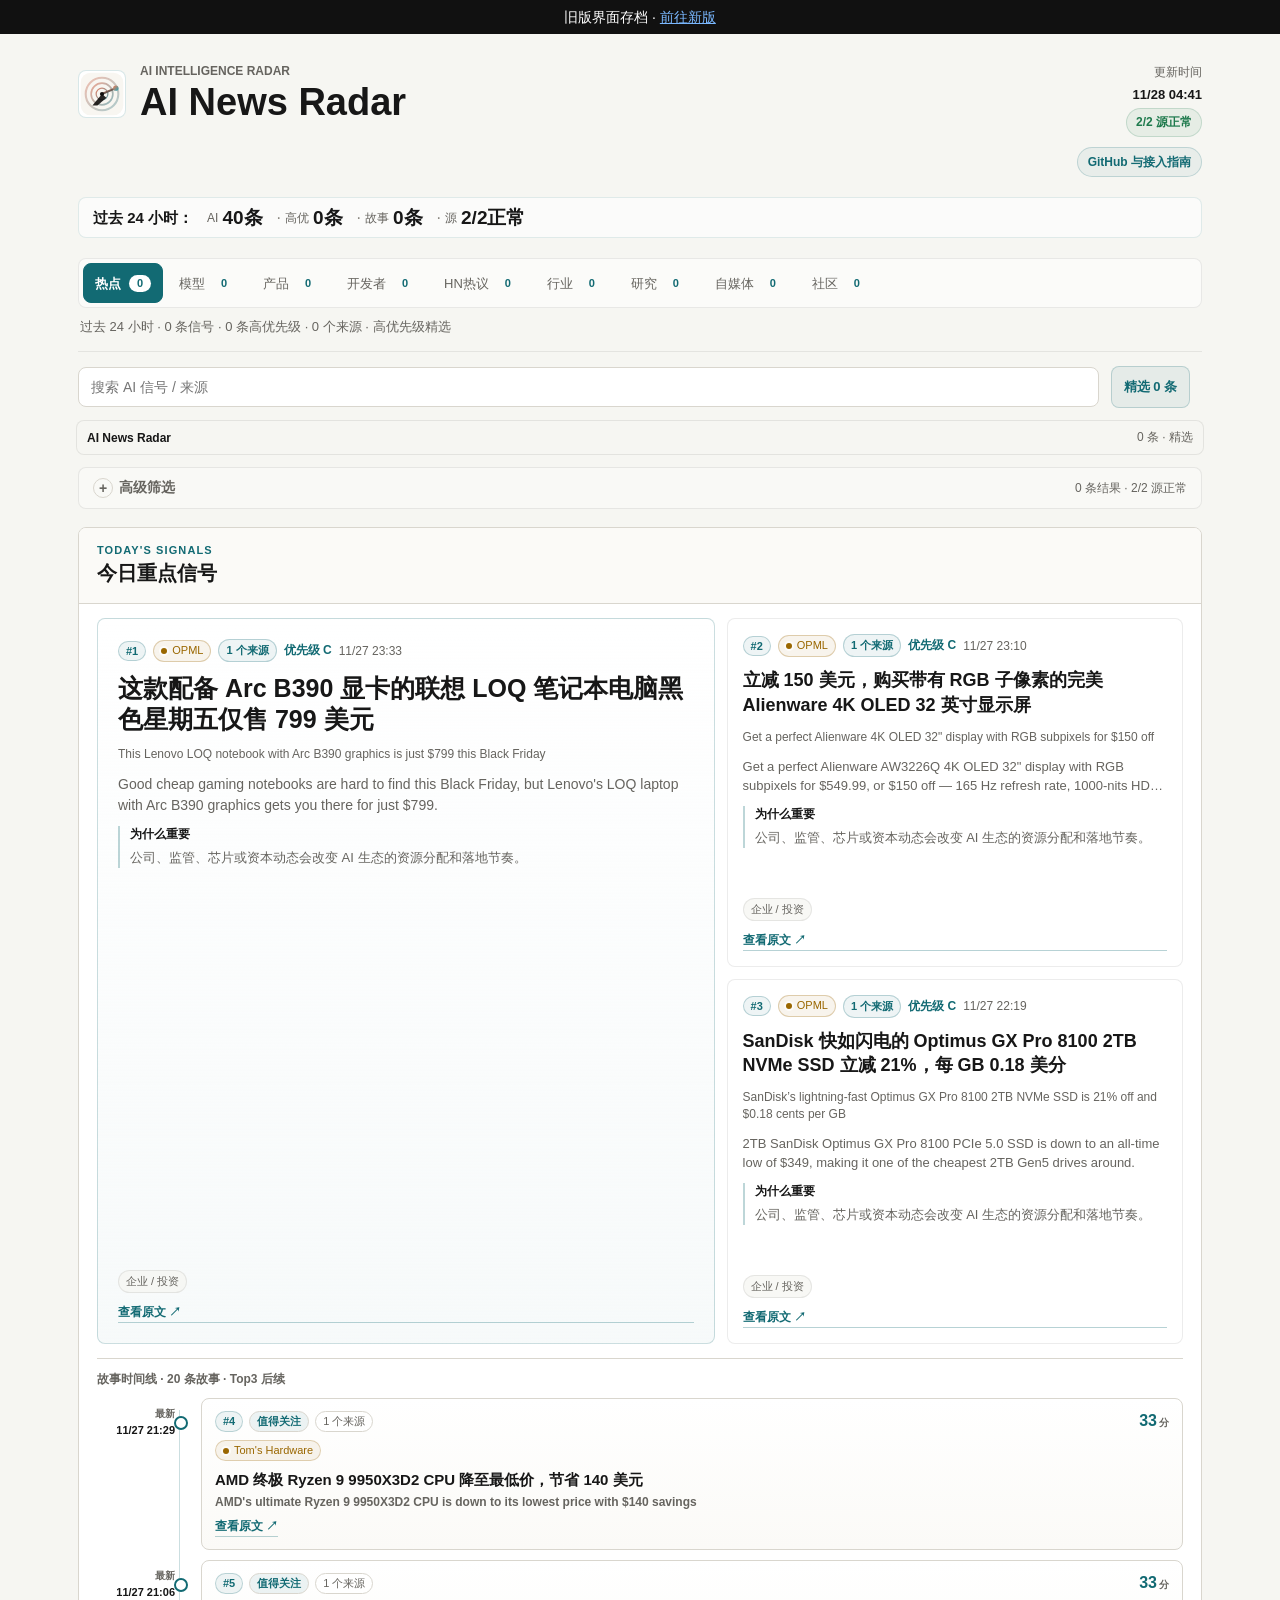
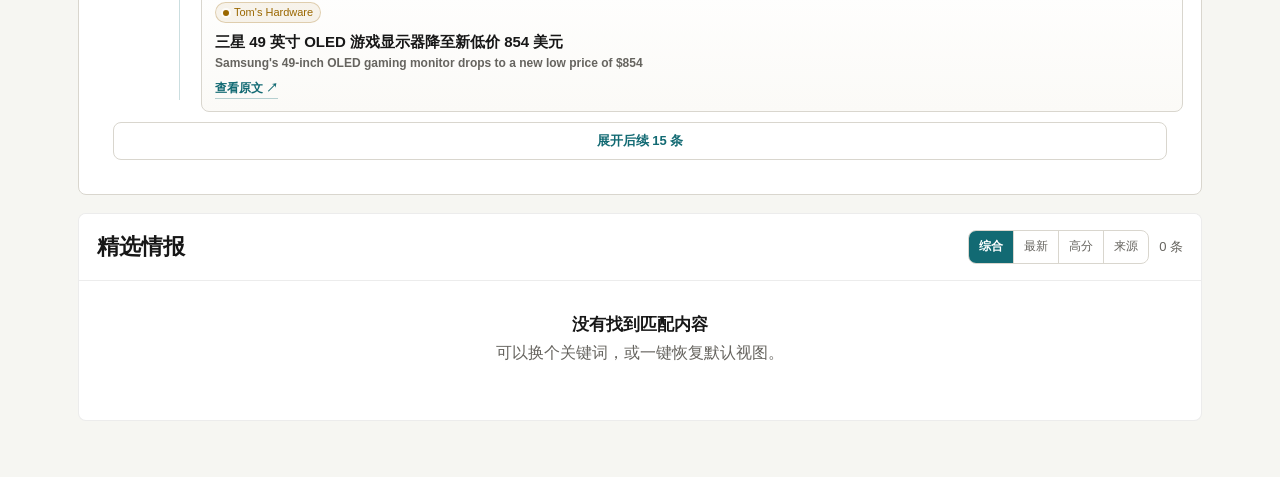
<file: legacy/index.html>
<!doctype html>
<html lang="zh-CN">
  <head>
    <meta charset="UTF-8" />
    <meta name="viewport" content="width=device-width, initial-scale=1.0" />
    <title>AI News Radar｜24 小时 AI 更新雷达</title>
    <meta
      name="description"
      content="自动整理过去 24 小时值得看的 AI、模型和开发者工具更新；伯乐Skill（Scout Skill）帮你从一堆信源里选出千里马。"
    />
    <link rel="canonical" href="https://learnprompt.github.io/ai-news-radar/" />
    <meta property="og:title" content="AI News Radar｜24 小时 AI 更新雷达" />
    <meta
      property="og:description"
      content="自动整理过去 24 小时值得看的 AI、模型和开发者工具更新；伯乐Skill（Scout Skill）帮你从一堆信源里选出千里马。"
    />
    <meta property="og:type" content="website" />
    <meta property="og:url" content="https://learnprompt.github.io/ai-news-radar/" />
    <meta property="og:site_name" content="AI News Radar" />
    <meta name="application-name" content="AI News Radar" />
    <meta name="theme-color" content="#f6f6f2" />
    <meta name="mobile-web-app-capable" content="yes" />
    <meta name="apple-mobile-web-app-title" content="AI News Radar" />
    <meta name="apple-mobile-web-app-capable" content="yes" />
    <meta name="apple-mobile-web-app-status-bar-style" content="default" />
    <meta name="twitter:card" content="summary" />
    <meta name="twitter:title" content="AI News Radar｜24 小时 AI 更新雷达" />
    <meta
      name="twitter:description"
      content="自动整理过去 24 小时值得看的 AI、模型和开发者工具更新；伯乐Skill（Scout Skill）帮你从一堆信源里选出千里马。"
    />
    <link rel="icon" href="./assets/logo.svg" type="image/svg+xml" />
    <link rel="icon" href="./assets/icons/favicon-32.png" sizes="32x32" type="image/png" />
    <link rel="apple-touch-icon" href="./assets/icons/apple-touch-icon.png" sizes="180x180" />
    <link rel="manifest" href="./site.webmanifest" />
    <link rel="stylesheet" href="./assets/styles.css?v=taste-ui-0710a" />
  </head>
  <body>
    <div style="position:sticky;top:0;z-index:9999;background:#111;color:#fff;font:14px/1.6 -apple-system,BlinkMacSystemFont,'Segoe UI',sans-serif;text-align:center;padding:6px 12px;">旧版界面存档 · <a href="../" style="color:#7ab8ff;text-decoration:underline;">前往新版</a></div>
    <a class="skip-link" href="#bolePicksWrap">跳到今日重点信号</a>
    <main class="shell">
      <header class="hero">
        <div class="hero-main">
          <div class="hero-headline">
            <img class="hero-logo" src="./assets/logo.svg" alt="AI News Radar Logo" />
            <div>
              <p class="hero-tag">AI INTELLIGENCE RADAR</p>
              <h1>AI News Radar</h1>
            </div>
          </div>
        </div>
        <div class="hero-meta">
          <span class="updated-label">更新时间</span>
          <span class="updated" id="updatedAt">加载中...</span>
          <span class="source-status-pill" id="sourceStatusPill">源状态加载中</span>
          <div class="hero-links" aria-label="项目入口">
            <a
              class="hero-link"
              href="https://github.com/LearnPrompt/ai-news-radar"
              target="_blank"
              rel="noopener noreferrer"
            >GitHub 与接入指南</a>
          </div>
        </div>

        <section class="stats" id="stats"></section>

        <section class="section-nav-wrap" aria-label="内容栏目">
          <div class="section-tabs" id="sectionTabs" role="tablist" aria-label="AI 新闻栏目"></div>
          <div class="section-scroll-hint" aria-hidden="true">左右滑动，查看更多栏目 →</div>
          <div class="section-summary" id="sectionSummary">正在整理栏目...</div>
        </section>
      </header>

      <section class="primary-controls">
        <input id="searchInput" type="search" placeholder="搜索 AI 信号 / 来源" aria-label="搜索 AI 信号或来源" />
        <div class="mode-hint" id="modeHint">精选加载中</div>
        <button class="clear-filters-btn" id="clearFiltersBtn" type="button" hidden>清除筛选</button>
      </section>

      <div class="sticky-summary-bar" aria-label="当前视图摘要" aria-live="polite">
        <strong>AI News Radar</strong>
        <span id="stickySummaryText">正在整理 24 小时信号...</span>
      </div>

      <details class="advanced-panel">
        <summary>
          <span>高级筛选</span>
          <span class="advanced-summary" id="advancedSummary">加载中...</span>
        </summary>
        <div class="advanced-content">
          <div class="advanced-controls">
            <label class="field">
              <span>时间范围</span>
              <select id="timeRangeSelect" aria-label="时间范围">
                <option value="24h">过去 24 小时</option>
              </select>
            </label>
            <label class="field">
              <span>来源类型</span>
              <select id="sourceTypeSelect">
                <option value="">全部来源</option>
                <option value="official">官方 / 一手</option>
                <option value="media">精选媒体 / 日报</option>
                <option value="community">社区 / HN / Builders</option>
                <option value="rss">RSS / OPML</option>
                <option value="aggregate">聚合源</option>
                <option value="creator">自媒体</option>
                <option value="advanced">进阶源</option>
              </select>
            </label>
            <label class="field">
              <span>内容类型</span>
              <select id="sectionSelect"></select>
            </label>
            <label class="field">
              <span>信号等级</span>
              <select id="signalLevelSelect">
                <option value="">全部信号</option>
                <option value="high">高优先级</option>
                <option value="curated">精选 / 官方</option>
                <option value="multi">多源验证</option>
              </select>
            </label>
            <label class="field">
              <span>具体来源</span>
              <select id="siteSelect">
                <option value="">全部站点</option>
              </select>
            </label>
            <div class="field">
              <span>内容范围</span>
              <div class="mode-switch">
                <button id="modeSelectedBtn" class="mode-btn active" type="button" aria-pressed="true">精选</button>
                <button id="modeAiBtn" class="mode-btn" type="button" aria-pressed="false">全部 AI</button>
                <button id="modeAllBtn" class="mode-btn" type="button" aria-pressed="false">全量原始</button>
              </div>
            </div>
            <label id="allDedupeWrap" class="all-dedupe" for="allDedupeToggle">
              <input id="allDedupeToggle" type="checkbox" checked />
              <span class="all-dedupe-dot"></span>
              <span id="allDedupeLabel">去重开</span>
            </label>
          </div>
          <div class="source-health" id="sourceHealth">源状态加载中...</div>
          <details class="source-detail-panel">
            <summary>查看源状态详情</summary>
            <div class="source-health-details" id="sourceHealthDetails"></div>
            <section class="coverage-strip" id="coverageStrip" aria-label="Source coverage status"></section>
            <section class="source-status-table" id="sourceStatusTable" aria-label="源状态详情"></section>
            <section class="site-pills" id="sitePills"></section>
          </details>
        </div>
      </details>

      <section class="bole-picks-wrap" aria-label="今日 Top 3" id="bolePicksWrap">
        <div class="bole-picks-head">
          <div>
            <p class="section-eyebrow">TODAY'S SIGNALS</p>
            <h2 id="topStoriesTitle">今日重点信号</h2>
          </div>
          <div class="bole-head-tools">
            <div class="bole-view-toggle" id="boleViewToggle" hidden>
              <button id="boleHotBtn" class="mode-btn" type="button" aria-pressed="false">当前热点</button>
              <button id="boleTimelineBtn" class="mode-btn" type="button" aria-pressed="false">时间线</button>
            </div>
            <span id="bolePicksMeta">按评分排序</span>
          </div>
        </div>
        <div id="bolePicksList" class="bole-board"></div>
      </section>

      <section class="waytoagi-wrap">
        <div class="waytoagi-head">
          <h2>社区更新 · WaytoAGI</h2>
          <div class="waytoagi-tools">
            <div class="waytoagi-switch">
              <button id="waytoagiTodayBtn" class="waytoagi-btn active" type="button" aria-pressed="true">最近更新日</button>
              <button id="waytoagi7dBtn" class="waytoagi-btn" type="button" aria-pressed="false">近7日</button>
            </div>
            <span id="waytoagiUpdatedAt">加载中...</span>
          </div>
        </div>
        <div id="waytoagiMeta" class="waytoagi-meta"></div>
        <div id="waytoagiList" class="waytoagi-list"></div>
      </section>

      <section class="list-wrap">
        <div class="list-head">
          <h2 id="listTitle">全量 AI 情报源</h2>
          <div class="list-head-tools">
            <div class="list-sort-tools" id="listSortTools" role="group" aria-label="全量列表排序">
              <button class="list-sort-btn active" type="button" data-sort="priority" title="综合来源权重、AI相关度、新鲜度与信号强度">综合</button>
              <button class="list-sort-btn" type="button" data-sort="latest" title="按发布时间或发现时间倒序">最新</button>
              <button class="list-sort-btn" type="button" data-sort="ai" title="按高相关度信号倒序">高分</button>
              <button class="list-sort-btn" type="button" data-sort="source" title="按来源聚合度整理">来源</button>
            </div>
            <span id="resultCount">0 条</span>
          </div>
        </div>
        <div id="newsList" class="news-list" aria-live="polite"></div>
      </section>

    </main>

    <template id="itemTpl">
      <article class="news-card">
        <a class="title" target="_blank" rel="noopener noreferrer"></a>
        <div class="meta-row">
          <span class="site"></span>
          <span class="category"></span>
          <span class="source"></span>
          <time class="time"></time>
        </div>
        <p class="news-summary"></p>
      </article>
    </template>

    <script src="https://cdn.jsdelivr.net/npm/gsap@3.13.0/dist/gsap.min.js" integrity="sha384-HOvlOYPIs/zjoIkWUGXkVmXsjr8GuZLV+Q+rcPwmJOVZVpvTSXQChiN4t9Euv9Vc" crossorigin="anonymous" defer></script>
    <script src="./assets/motion.js?v=taste-ui-0710a" defer></script>
    <script src="./assets/app.js?v=taste-ui-0710a" defer></script>
  </body>
</html>
</file>
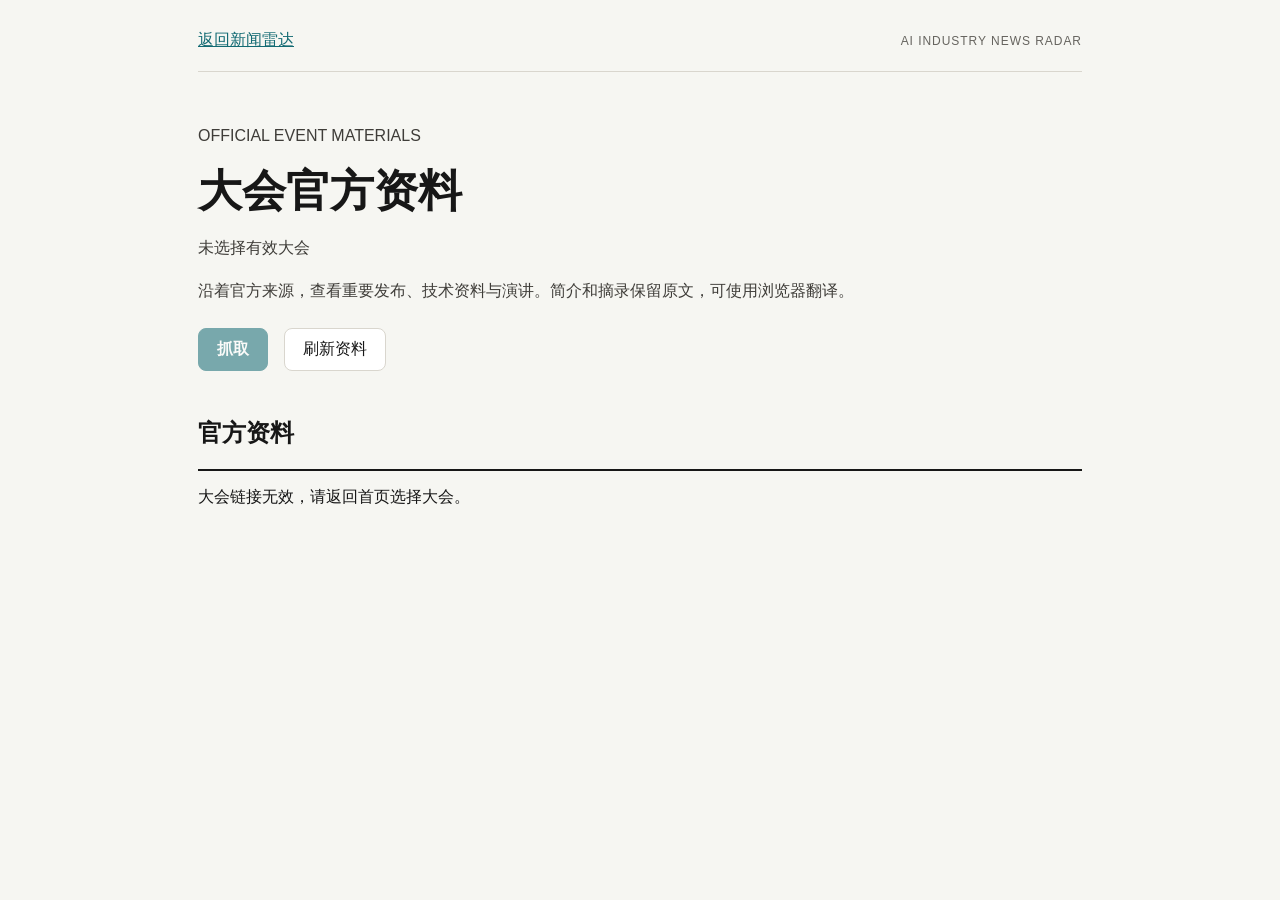
<file: event.html>
<!doctype html>
<html lang="zh-CN">
  <head>
    <meta charset="UTF-8" />
    <meta name="viewport" content="width=device-width, initial-scale=1" />
    <meta name="referrer" content="strict-origin-when-cross-origin" />
    <title>大会官方资料 · AI Industry News Radar</title>
    <link rel="icon" href="./assets/logo.svg" type="image/svg+xml" />
    <link rel="stylesheet" href="./assets/styles.css?v=event-materials-1121" />
    <link rel="stylesheet" href="./assets/event.css?v=event-materials-1121" />
    <script src="./assets/event.js?v=event-materials-1121" defer></script>
  </head>
  <body>
    <main class="shell event-shell">
      <nav class="event-nav" aria-label="导航"><a href="./index.html">返回新闻雷达</a><span>AI INDUSTRY NEWS RADAR</span></nav>
      <header class="event-hero">
        <p class="section-eyebrow">OFFICIAL EVENT MATERIALS</p>
        <h1 id="eventTitle">大会官方资料</h1>
        <p id="eventMeta">正在加载大会信息…</p>
        <p>沿着官方来源，查看重要发布、技术资料与演讲。简介和摘录保留原文，可使用浏览器翻译。</p>
        <div class="event-toolbar">
          <a id="officialLink" hidden target="_blank" rel="noopener noreferrer">大会官网</a>
          <button id="showCapture" class="industry-event-capture" type="button" disabled>抓取</button>
          <button id="refreshMaterials" type="button">刷新资料</button>
        </div>
      </header>
      <section id="capturePanel" class="event-panel" aria-labelledby="captureHeading" hidden>
        <h2 id="captureHeading">抓取官方资料</h2>
        <p>所有访客均可收集官网重要页面及视频、PDF 链接，无需登录，不调用大模型或付费搜索。6 小时内直接复用已有资料，进行中的任务由大家共享。</p>
        <form id="captureForm">
          <div class="event-form-row">
            <button id="startCapture" class="industry-event-capture" type="submit">开始抓取</button>
          </div>
          <p class="event-secondary">同一 IP 每小时最多发起 3 次新任务，全站每天最多 12 次。已有资料始终可以阅读。</p>
        </form>
        <p id="captureStatus" role="status" aria-live="polite"></p>
        <a id="runLink" target="_blank" rel="noopener noreferrer" hidden>查看任务进度</a>
        <div id="manualCapture" hidden>
          <p>在 GitHub 登录仓库管理员账号，点击 Run workflow 并填写 <code id="manualInputs"></code>。任务完成后回到此页刷新资料。</p>
          <a class="industry-event-capture" href="https://github.com/shengjiangbanxia/ai-industry-news/actions/workflows/collect-event-materials.yml" target="_blank" rel="noopener noreferrer">前往 GitHub 启动抓取</a>
        </div>
      </section>
      <section class="event-results" aria-labelledby="materialsHeading">
        <div class="event-results-head"><h2 id="materialsHeading">官方资料</h2><span id="materialsMeta"></span></div>
        <p id="materialsStatus" role="status">正在检查已有资料…</p>
        <p id="materialsNotice" class="event-secondary"></p>
        <div id="materialPages"></div>
        <section id="resourceSection" hidden><h2>视频与下载资料</h2><ul id="resourceList" class="event-resources"></ul></section>
        <details id="errorSection" hidden><summary>部分来源未能读取</summary><ul id="errorList"></ul></details>
      </section>
    </main>
  </body>
</html>
</file>
<file: assets/styles.css>
:root {
  --bg: #f6f6f2;
  --bg-alt: #eeecea;
  --surface: #ffffff;
  --surface-soft: #fbfaf7;
  --surface-alt: #f4f2ef;
  --ink: #171717;
  --ink-soft: #3f3d39;
  --muted: #66645f;
  --muted-soft: #8b8780;
  --line: #d9d6ce;
  --line-soft: rgba(23, 23, 23, 0.08);
  --accent: #126a73;
  --accent-warm: #b55231;
  --good: #1f7a4d;
  --warn: #9a6700;
  --bad: #b42318;
  --radius: 8px;
}

* {
  box-sizing: border-box;
}

html,
body {
  margin: 0;
  min-height: 100%;
  font-family: -apple-system, BlinkMacSystemFont, "Segoe UI", "Noto Sans SC", "Microsoft YaHei", sans-serif;
  color: var(--ink);
  background: var(--bg);
}

.skip-link {
  position: fixed;
  top: 12px;
  left: 12px;
  z-index: 100;
  border-radius: var(--radius);
  padding: 9px 12px;
  color: #f7fbfa;
  background: var(--accent);
  font-size: 13px;
  font-weight: 760;
  text-decoration: none;
  transform: translateY(-160%);
  transition: transform 160ms ease;
}

.skip-link:focus {
  transform: translateY(0);
}

button,
input,
select {
  font: inherit;
}

button {
  cursor: pointer;
}

.shell {
  max-width: 1160px;
  margin: 0 auto;
  padding: 30px 18px 56px;
}

.hero {
  display: grid;
  grid-template-columns: minmax(0, 1fr) auto;
  gap: 18px 28px;
  padding-bottom: 14px;
  border-bottom: 1px solid var(--line-soft);
}

.hero-main {
  min-width: 0;
}

.hero-headline {
  display: flex;
  gap: 14px;
  align-items: center;
}

.hero-headline > div {
  min-width: 0;
}

.hero-logo {
  width: 48px;
  height: 48px;
  border: 1px solid rgba(18, 106, 115, 0.16);
  border-radius: var(--radius);
  background: var(--surface);
}

.hero h1 {
  margin: 4px 0 0;
  font-size: 38px;
  line-height: 1.08;
  overflow-wrap: break-word;
}

.hero-updated {
  display: flex;
  align-items: baseline;
  gap: 6px;
  margin: 4px 0 0;
  font-size: 13px;
  color: var(--muted);
}

.hero-meta {
  align-self: center;
  display: grid;
  gap: 6px;
  min-width: 178px;
  padding: 0;
  border: 0;
  border-radius: var(--radius);
  background: transparent;
  justify-items: end;
  text-align: right;
}

.updated-label {
  color: var(--muted);
  font-size: 12px;
}

.updated {
  color: var(--ink);
  font-size: 13px;
  font-weight: 700;
}

.source-status-pill {
  display: inline-flex;
  width: max-content;
  max-width: 100%;
  align-items: center;
  gap: 6px;
  border: 1px solid rgba(31, 122, 77, 0.18);
  border-radius: 999px;
  padding: 5px 9px;
  color: var(--good);
  background: rgba(31, 122, 77, 0.07);
  font-size: 12px;
  font-weight: 740;
}

.source-status-pill.warn {
  color: var(--warn);
  border-color: rgba(154, 103, 0, 0.22);
  background: rgba(154, 103, 0, 0.08);
}

.source-status-pill.bad {
  color: var(--bad);
  border-color: rgba(180, 35, 24, 0.22);
  background: rgba(180, 35, 24, 0.07);
}

.hero-links {
  display: flex;
  flex-wrap: wrap;
  justify-content: flex-end;
  gap: 6px;
  margin-top: 4px;
}

.hero-link {
  display: inline-flex;
  align-items: center;
  justify-content: center;
  min-height: 30px;
  border: 1px solid rgba(18, 106, 115, 0.2);
  border-radius: 999px;
  padding: 5px 10px;
  color: var(--accent);
  background: rgba(18, 106, 115, 0.06);
  font-size: 12px;
  font-weight: 740;
  line-height: 1;
  text-decoration: none;
  white-space: nowrap;
}

.hero-link:hover {
  border-color: rgba(18, 106, 115, 0.36);
  background: rgba(18, 106, 115, 0.1);
}

.section-nav-wrap {
  grid-column: 1 / -1;
  display: grid;
  gap: 10px;
  padding-top: 2px;
}

.section-tabs {
  display: flex;
  gap: 4px;
  align-items: center;
  overflow-x: auto;
  scrollbar-width: none;
  -webkit-overflow-scrolling: touch;
  border: 1px solid var(--line-soft);
  border-radius: var(--radius);
  padding: 4px;
  background: rgba(255, 255, 255, 0.52);
}

.section-tabs::-webkit-scrollbar {
  display: none;
}

.section-scroll-hint {
  display: none;
}

.section-tab {
  flex: 0 0 auto;
  min-height: 40px;
  display: inline-flex;
  align-items: center;
  gap: 8px;
  border: 1px solid transparent;
  border-radius: var(--radius);
  padding: 0 11px;
  color: var(--muted);
  background: transparent;
  font-size: 13px;
}

.section-tab span,
.section-tab strong {
  line-height: 1;
  white-space: nowrap;
}

.section-tab strong {
  min-width: 22px;
  border-radius: 999px;
  padding: 3px 6px;
  color: var(--accent);
  background: transparent;
  font-size: 11px;
  text-align: center;
}

.section-tab.active {
  color: #fff;
  border-color: var(--accent);
  background: var(--accent);
  font-weight: 780;
}

.section-tab.active strong {
  color: var(--accent);
  background: #fff;
}

.primary-controls {
  margin-top: 14px;
  display: grid;
  grid-template-columns: auto minmax(0, 1fr) auto auto;
  gap: 12px;
  align-items: center;
}

/* 清除筛选按钮 hidden 时，隐藏项仍会占用第4列的 gap track，
   导致本行右边缘比 .section-tabs 短一个 gap 宽度——收窄为 3 列补齐右边缘。
   只在桌面生效：760px 以下 .primary-controls 是另一套 2 列/整行布局，不受此问题影响。 */
@media (min-width: 761px) {
  .primary-controls:has(> .clear-filters-btn[hidden]) {
    grid-template-columns: auto minmax(0, 1fr) auto;
  }
}

input,
select {
  width: 100%;
  border: 1px solid var(--line);
  background: var(--surface);
  color: var(--ink);
  border-radius: var(--radius);
  padding: 11px 12px;
  font-size: 14px;
}

input:focus,
select:focus,
button:focus-visible,
summary:focus-visible {
  outline: 2px solid rgba(18, 106, 115, 0.35);
  outline-offset: 2px;
}

.mode-hint {
  min-height: 42px;
  display: grid;
  place-items: center;
  border: 1px solid rgba(18, 106, 115, 0.22);
  border-radius: var(--radius);
  padding: 0 12px;
  color: var(--accent);
  background: rgba(18, 106, 115, 0.07);
  font-size: 13px;
  font-weight: 720;
  white-space: nowrap;
}

.clear-filters-btn,
.empty-reset-btn {
  min-height: 42px;
  border: 1px solid rgba(181, 82, 49, 0.28);
  border-radius: var(--radius);
  padding: 0 13px;
  color: var(--accent-warm);
  background: rgba(181, 82, 49, 0.06);
  font-size: 13px;
  font-weight: 720;
  white-space: nowrap;
}

.clear-filters-btn:hover,
.empty-reset-btn:hover {
  border-color: rgba(181, 82, 49, 0.46);
  background: rgba(181, 82, 49, 0.1);
}

.advanced-panel {
  margin-top: 12px;
  border: 1px solid rgba(23, 23, 23, 0.08);
  border-radius: var(--radius);
  background: rgba(251, 250, 247, 0.66);
}

.advanced-panel > summary {
  position: relative;
  display: flex;
  justify-content: space-between;
  gap: 12px;
  align-items: center;
  padding: 11px 14px 11px 40px;
  color: var(--ink);
  font-size: 14px;
  font-weight: 700;
  list-style: none;
  cursor: pointer;
}

.advanced-panel:not([open]) > summary {
  color: var(--muted);
  font-weight: 650;
}

.advanced-panel > summary::-webkit-details-marker {
  display: none;
}

.advanced-panel > summary::before {
  content: "+";
  width: 18px;
  height: 18px;
  position: absolute;
  left: 14px;
  top: 50%;
  transform: translateY(-50%);
  display: grid;
  place-items: center;
  border: 1px solid var(--line);
  border-radius: 50%;
  color: var(--muted);
  font-weight: 700;
}

.advanced-panel > summary > span:first-child {
  min-width: 0;
}

.advanced-panel[open] > summary::before {
  content: "-";
}

.advanced-hint {
  color: var(--muted);
  font-size: 12px;
  font-weight: 400;
  white-space: nowrap;
}

.advanced-content {
  display: grid;
  gap: 14px;
  padding: 0 14px 14px;
  border-top: 1px solid var(--line-soft);
}

.advanced-controls {
  display: grid;
  grid-template-columns: minmax(0, 320px);
  gap: 10px;
  align-items: end;
  padding-top: 14px;
}

.field {
  display: grid;
  gap: 6px;
  color: var(--muted);
  font-size: 12px;
}

.mode-switch {
  display: inline-flex;
  gap: 4px;
  align-items: center;
  border: 1px solid var(--line-soft);
  border-radius: var(--radius);
  padding: 4px;
  background: rgba(255, 255, 255, 0.52);
}

.mode-btn {
  min-height: 40px;
  border: 0;
  border-radius: var(--radius);
  background: transparent;
  color: var(--muted);
  padding: 0 14px;
  font-size: 13px;
}

.mode-btn.active {
  background: var(--accent);
  color: #fff;
  font-weight: 780;
}

.all-dedupe {
  display: none;
  min-height: 40px;
  align-items: center;
  gap: 8px;
  border: 1px solid var(--line);
  border-radius: var(--radius);
  padding: 0 12px;
  font-size: 13px;
  color: var(--muted);
  background: var(--surface-soft);
  cursor: pointer;
  user-select: none;
}

.all-dedupe.show {
  display: inline-flex;
}

.all-dedupe input {
  position: absolute;
  opacity: 0;
  width: 0;
  height: 0;
}

.all-dedupe-dot {
  width: 12px;
  height: 12px;
  border-radius: 50%;
  border: 1px solid rgba(23, 23, 23, 0.25);
  background: rgba(23, 23, 23, 0.16);
}

.all-dedupe input:checked + .all-dedupe-dot {
  border-color: rgba(18, 106, 115, 0.65);
  background: var(--accent);
}

.source-health {
  display: grid;
  gap: 10px;
}

.source-health-summary {
  display: flex;
  min-width: 0;
  align-items: center;
  justify-content: space-between;
  gap: 12px;
  border: 1px solid rgba(31, 122, 77, 0.16);
  border-radius: var(--radius);
  padding: 11px 12px;
  color: var(--muted);
  background: rgba(31, 122, 77, 0.05);
  font-size: 13px;
  line-height: 1.4;
}

.source-health-summary strong {
  color: var(--good);
  font-size: 15px;
}

.source-health-summary.warn {
  border-color: rgba(154, 103, 0, 0.2);
  background: rgba(154, 103, 0, 0.07);
}

.source-health-summary.warn strong {
  color: var(--warn);
}

.source-health-summary.bad {
  border-color: rgba(180, 35, 24, 0.22);
  background: rgba(180, 35, 24, 0.06);
}

.source-health-summary.bad strong {
  color: var(--bad);
}

.source-health-fail-bad {
  color: var(--bad);
  font-weight: 700;
}

.source-detail-panel {
  border: 1px solid var(--line-soft);
  border-radius: var(--radius);
  background: rgba(255, 255, 255, 0.48);
  overflow: hidden;
}

.source-detail-panel > summary {
  display: flex;
  align-items: center;
  justify-content: space-between;
  gap: 10px;
  padding: 10px 12px;
  color: var(--accent);
  font-size: 13px;
  font-weight: 760;
  cursor: pointer;
  list-style: none;
}

.source-detail-panel > summary::-webkit-details-marker {
  display: none;
}

.source-detail-panel > summary::after {
  content: "+";
  color: var(--muted);
  font-weight: 800;
}

.source-detail-panel[open] > summary::after {
  content: "-";
}

.source-health-details {
  display: grid;
  gap: 10px;
  padding: 0 12px 12px;
}

.source-health-hint {
  color: var(--muted);
  font-size: 12px;
  line-height: 1.4;
}

.source-health-authors-toggle {
  align-self: start;
  border: 1px solid var(--line);
  border-radius: var(--radius);
  padding: 6px 10px;
  color: var(--accent);
  background: var(--surface-soft);
  font: inherit;
  font-size: 12px;
  cursor: pointer;
}

.source-health-authors-toggle:hover,
.source-health-authors-toggle:focus-visible {
  border-color: var(--accent);
  outline: none;
}

.health-author-list {
  border: 1px solid var(--line);
  border-radius: var(--radius);
  padding: 10px 12px;
  background: var(--surface-soft);
}

.health-author-list-title {
  font-size: 13px;
  font-weight: 700;
}

.health-author-list-meta {
  margin-top: 3px;
  color: var(--muted);
  font-size: 12px;
}

.health-author-list-items {
  display: flex;
  max-height: 220px;
  margin-top: 9px;
  gap: 6px;
  overflow: auto;
  flex-wrap: wrap;
  align-content: flex-start;
}

.health-author-list-items button {
  border: 1px solid var(--line);
  border-radius: 999px;
  padding: 3px 7px;
  color: var(--ink-soft);
  background: var(--surface);
  font: inherit;
  font-size: 12px;
  line-height: 1.25;
  cursor: pointer;
}

.health-author-list-items button:hover,
.health-author-list-items button:focus-visible {
  border-color: var(--accent);
  color: var(--accent);
  outline: none;
}

.source-status-table {
  padding: 0 12px 12px;
}

.source-table {
  display: grid;
  border: 1px solid var(--line-soft);
  border-radius: var(--radius);
  overflow: hidden;
  background: var(--surface);
}

.source-table-row {
  display: grid;
  grid-template-columns: minmax(160px, 1.4fr) minmax(96px, 0.8fr) minmax(64px, 0.5fr) minmax(56px, 0.4fr);
  gap: 10px;
  align-items: center;
  border-top: 1px solid var(--line-soft);
  padding: 9px 10px;
  color: var(--muted);
  font-size: 12px;
}

.source-table-row:first-child {
  border-top: 0;
}

.source-table-head {
  color: var(--ink-soft);
  background: rgba(246, 246, 242, 0.74);
  font-weight: 780;
}

.source-table-row span {
  min-width: 0;
  overflow: hidden;
  text-overflow: ellipsis;
  white-space: nowrap;
}

.source-table-row .ok {
  color: var(--good);
  font-weight: 760;
}

.source-table-row .bad {
  color: var(--bad);
  font-weight: 760;
}

.source-table-foot {
  display: block;
  color: var(--ink-soft);
  background: rgba(246, 246, 242, 0.74);
  font-weight: 780;
  text-align: right;
}

.list-wrap,
.waytoagi-wrap {
  margin-top: 18px;
  border: 1px solid var(--line-soft);
  border-radius: var(--radius);
  background: var(--surface);
  overflow: hidden;
}

.list-wrap {
  background: var(--surface);
}

/* 双色交替：WaytoAGI 版块用深一档的底色，与伯乐精选 / AI信号流形成节奏感 */
.waytoagi-wrap {
  background: var(--bg-alt);
  border-color: rgba(23, 23, 23, 0.12);
}

.list-head,
.waytoagi-head {
  padding: 16px 18px;
  display: flex;
  flex-wrap: nowrap;
  justify-content: space-between;
  align-items: center;
  gap: 12px;
  border-bottom: 1px solid var(--line-soft);
  background: var(--surface);
}

/* WaytoAGI header 用对应的深档底色 */
.waytoagi-head {
  background: var(--surface-alt);
  border-bottom-color: rgba(23, 23, 23, 0.1);
}

.list-head h2,
.waytoagi-head h2 {
  margin: 0;
  font-size: 22px;
}

#resultCount,
#waytoagiUpdatedAt {
  color: var(--muted);
  font-size: 13px;
  white-space: nowrap;
}

.list-head-tools {
  display: flex;
  align-items: center;
  justify-content: flex-end;
  gap: 10px;
  min-width: 0;
  flex-wrap: wrap;
}

.bole-more-btn,
.list-more-btn {
  display: block;
  width: calc(100% - 32px);
  margin: 0 16px 16px;
  border: 1px solid var(--line);
  border-radius: var(--radius);
  background: var(--surface);
  color: var(--accent);
  cursor: pointer;
  font-size: 13px;
  font-weight: 760;
  min-height: 38px;
}

.bole-more-btn:hover,
.list-more-btn:hover {
  border-color: rgba(18, 106, 115, 0.38);
  background: rgba(18, 106, 115, 0.06);
}

.list-more-btn {
  margin-top: 12px;
}

.bole-empty {
  grid-column: 1 / -1;
  border: 1px dashed var(--line);
  border-radius: var(--radius);
  padding: 14px;
  color: var(--muted);
  font-size: 13px;
}

.intel-card-meta {
  display: flex;
  flex-wrap: wrap;
  gap: 7px;
  align-items: center;
  color: var(--muted);
  font-size: 12px;
}

.intel-score {
  color: var(--accent);
}

.top-story-title,
.intel-title {
  color: var(--ink);
  font-weight: 790;
  line-height: 1.38;
  letter-spacing: 0;
  overflow-wrap: anywhere;
}

.original-action,
.original-link {
  color: var(--accent);
  font-size: 12px;
  font-weight: 760;
  text-decoration: none;
}

.original-action {
  justify-self: start;
  border-bottom: 1px solid rgba(18, 106, 115, 0.3);
  padding-bottom: 1px;
}

.original-link {
  margin-left: auto;
}

.original-link:hover {
  text-decoration: underline;
}

.intel-reason {
  margin: 0;
  color: var(--muted);
  font-size: 13px;
  line-height: 1.48;
  overflow-wrap: anywhere;
}

.intel-tags,
.intel-card-sources,
.intel-sources {
  display: flex;
  flex-wrap: wrap;
  gap: 6px;
  align-items: center;
}

.signal-tag,
.intel-tags > span,
.intel-card-sources > span,
.intel-card-sources > strong,
.intel-sources {
  border: 1px solid var(--line);
  border-radius: 999px;
  padding: 3px 7px;
  color: var(--muted);
  background: rgba(255, 255, 255, 0.72);
  font-size: 11px;
  line-height: 1.25;
}

.intel-tags > span {
  color: var(--accent);
  border-color: rgba(18, 106, 115, 0.22);
  background: rgba(18, 106, 115, 0.07);
  font-weight: 720;
}

.signal-tag.tone-official,
.ai-tag.tone-official {
  color: var(--good);
  border-color: rgba(31, 122, 77, 0.32);
  background: rgba(31, 122, 77, 0.08);
}

.signal-tag.tone-hot,
.ai-tag.tone-hot,
.signal-tag.tone-community,
.ai-tag.tone-community {
  color: var(--accent-warm);
  border-color: rgba(181, 82, 49, 0.32);
  background: rgba(181, 82, 49, 0.08);
}

.signal-tag.tone-models,
.ai-tag.tone-models {
  color: #2a658a;
  border-color: rgba(42, 101, 138, 0.3);
  background: rgba(42, 101, 138, 0.08);
}

.signal-tag.tone-devtools,
.ai-tag.tone-devtools {
  color: var(--accent);
  border-color: rgba(18, 106, 115, 0.28);
  background: rgba(18, 106, 115, 0.08);
}

.signal-tag.tone-aggregate,
.ai-tag.tone-aggregate {
  color: #5f6b75;
  border-color: rgba(95, 107, 117, 0.28);
  background: rgba(95, 107, 117, 0.08);
}

.signal-tag.tone-research,
.ai-tag.tone-research {
  color: #6b568f;
  border-color: rgba(107, 86, 143, 0.3);
  background: rgba(107, 86, 143, 0.08);
}

.signal-tag.tone-products,
.ai-tag.tone-products {
  color: #8a5b20;
  border-color: rgba(138, 91, 32, 0.3);
  background: rgba(138, 91, 32, 0.08);
}

.signal-tag.tone-creator,
.ai-tag.tone-creator {
  color: #874860;
  border-color: rgba(135, 72, 96, 0.3);
  background: rgba(135, 72, 96, 0.08);
}

.signal-tag.tone-industry,
.ai-tag.tone-industry {
  color: #5c6258;
  border-color: rgba(92, 98, 88, 0.3);
  background: rgba(92, 98, 88, 0.08);
}

.signal-tag.tone-strong,
.ai-tag.tone-strong {
  color: var(--good);
  border-color: rgba(31, 122, 77, 0.28);
  background: rgba(31, 122, 77, 0.08);
}

.signal-tag.tone-default,
.ai-tag.tone-default {
  color: var(--muted);
  border-color: rgba(102, 100, 95, 0.26);
  background: rgba(102, 100, 95, 0.06);
}

.source-chip {
  display: inline-flex;
  min-width: 0;
  align-items: center;
  gap: 5px;
}

.source-dot {
  width: 6px;
  height: 6px;
  flex: 0 0 auto;
  border-radius: 50%;
  background: currentColor;
  box-shadow: 0 0 0 2px rgba(255, 255, 255, 0.72);
}

.source-chip-label {
  min-width: 0;
  overflow: hidden;
  text-overflow: ellipsis;
  white-space: nowrap;
}

.kind-official {
  color: var(--good);
  border-color: rgba(31, 122, 77, 0.28);
  background: rgba(31, 122, 77, 0.08);
}

.kind-hot {
  color: var(--accent-warm);
  border-color: rgba(181, 82, 49, 0.3);
  background: rgba(181, 82, 49, 0.08);
}

.kind-aihub {
  color: var(--accent);
  border-color: rgba(18, 106, 115, 0.26);
  background: rgba(18, 106, 115, 0.07);
}

.kind-builders,
.kind-newsletter {
  color: var(--warn);
  border-color: rgba(154, 103, 0, 0.28);
  background: rgba(154, 103, 0, 0.07);
}

.kind-creator {
  color: #874860;
  border-color: rgba(135, 72, 96, 0.28);
  background: rgba(135, 72, 96, 0.07);
}

.kind-aggregate,
.kind-blogs,
.kind-default {
  color: var(--muted);
  border-color: rgba(102, 100, 95, 0.26);
  background: rgba(102, 100, 95, 0.06);
}

.source-chip.kind-official {
  color: var(--good);
  border-color: rgba(31, 122, 77, 0.28);
  background: rgba(31, 122, 77, 0.08);
}

.source-chip.kind-hot {
  color: var(--accent-warm);
  border-color: rgba(181, 82, 49, 0.3);
  background: rgba(181, 82, 49, 0.08);
}

.source-chip.kind-aihub {
  color: var(--accent);
  border-color: rgba(18, 106, 115, 0.26);
  background: rgba(18, 106, 115, 0.07);
}

.source-chip.kind-builders,
.source-chip.kind-newsletter {
  color: var(--warn);
  border-color: rgba(154, 103, 0, 0.28);
  background: rgba(154, 103, 0, 0.07);
}

.source-chip.kind-creator {
  color: #874860;
  border-color: rgba(135, 72, 96, 0.28);
  background: rgba(135, 72, 96, 0.07);
}

.source-chip.kind-aggregate,
.source-chip.kind-blogs,
.source-chip.kind-default {
  color: var(--muted);
  border-color: rgba(102, 100, 95, 0.26);
  background: rgba(102, 100, 95, 0.06);
}

.intel-sources {
  justify-self: start;
  border-radius: var(--radius);
  line-height: 1.35;
}

.news-list {
  padding: 8px 18px 18px;
  gap: 8px;
}

.intel-card {
  min-width: 0;
  display: grid;
  gap: 8px;
  border: 1px solid var(--line);
  border-radius: var(--radius);
  padding: 13px 14px;
  background: var(--surface);
  transition: transform 0.18s ease, box-shadow 0.18s ease, border-color 0.18s ease;
}

.intel-card:hover {
  border-color: rgba(18, 106, 115, 0.32);
  background: #fff;
}

.intel-card-rank {
  color: var(--accent);
  font-weight: 800;
}

.intel-title {
  display: block;
  font-size: 16px;
  text-decoration: none;
}

.intel-title:hover {
  color: var(--accent);
}

.intel-score.hot {
  color: var(--accent-warm);
}

.intel-score.strong {
  color: var(--good);
}

.intel-card-sources {
  min-width: 0;
}

.intel-card-sources > span,
.intel-card-sources > strong {
  max-width: 260px;
  overflow: hidden;
  text-overflow: ellipsis;
  white-space: nowrap;
}

.news-list,
.site-group-list,
.source-group-list {
  display: grid;
}

.list-loading {
  padding: 18px 16px;
  color: var(--muted);
  font-size: 13px;
  background: var(--surface-soft);
}

.list-more-btn:focus-visible {
  outline: 2px solid var(--accent);
  outline-offset: -2px;
}

.news-card {
  min-width: 0;
}

.meta-row {
  display: flex;
  flex-wrap: wrap;
  gap: 7px;
  align-items: center;
  margin-top: 7px;
  color: var(--muted);
  font-size: 12px;
}

.site {
  font-weight: 700;
  color: #3f3d39;
}

.category,
.source,
.ai-tag,
.multi-chip,
.meta-row .signal-tag {
  padding: 2px 7px;
  border: 1px solid var(--line);
  border-radius: 999px;
  font-size: 11px;
}

.category {
  color: var(--ink);
  background: var(--surface-soft);
}

.category.kind-official {
  border-color: rgba(31, 122, 77, 0.34);
  color: var(--good);
}

.category.kind-newsletter {
  border-color: rgba(154, 103, 0, 0.34);
  color: var(--warn);
}

.category.kind-builders {
  border-color: rgba(181, 82, 49, 0.36);
  color: var(--accent-warm);
}

.category.kind-creator {
  border-color: rgba(135, 72, 96, 0.32);
  color: #874860;
}

.category.kind-aihub {
  border-color: rgba(18, 106, 115, 0.28);
  color: var(--accent);
}

.category.kind-aggregate,
.category.kind-blogs {
  color: var(--muted);
}

.ai-tag {
  border-color: rgba(18, 106, 115, 0.22);
  background: rgba(18, 106, 115, 0.07);
  color: var(--accent);
  font-weight: 650;
}

.source.source-chip {
  max-width: 220px;
  font-weight: 650;
}

.ai-tag.hot {
  border-color: rgba(181, 82, 49, 0.3);
  background: rgba(181, 82, 49, 0.08);
  color: var(--accent-warm);
}

.ai-tag.strong {
  border-color: rgba(31, 122, 77, 0.28);
  background: rgba(31, 122, 77, 0.08);
  color: var(--good);
}

.ai-tag.watch {
  color: var(--muted);
  background: var(--surface-soft);
}

.multi-chip {
  color: var(--ink);
  background: var(--surface-soft);
  font-weight: 650;
  cursor: pointer;
  font-family: inherit;
  line-height: 1.4;
}

.multi-chip:hover {
  border-color: var(--accent);
  color: var(--accent);
}

.multi-chip[aria-expanded="true"] {
  border-color: var(--accent);
  color: var(--accent);
  background: rgba(18, 106, 115, 0.06);
}

.title {
  min-width: 0;
  margin-top: 0;
  display: inline-flex;
  flex-direction: column;
  gap: 3px;
  color: var(--ink);
  text-decoration: none;
  font-size: 16px;
  line-height: 1.42;
  overflow-wrap: anywhere;
}

.news-summary {
  margin: 7px 0 0;
  color: var(--muted);
  font-size: 13px;
  line-height: 1.45;
}

.title-sub {
  color: var(--muted);
  font-size: 12px;
  line-height: 1.35;
  font-weight: 400;
}

.title:hover {
  color: var(--accent);
}

.empty {
  padding: 24px 16px;
  color: var(--muted);
  text-align: center;
}

.empty h3 {
  margin: 0;
  color: var(--ink);
  font-size: 17px;
}

.empty p {
  margin: 7px 0 14px;
}

.empty-reset-btn {
  min-height: 38px;
}

.waytoagi-tools {
  display: inline-flex;
  align-items: center;
  gap: 10px;
}

.waytoagi-switch {
  display: inline-flex;
  border: 1px solid var(--line);
  border-radius: var(--radius);
  overflow: hidden;
  background: var(--surface);
}

.waytoagi-btn {
  min-height: 32px;
  border: 0;
  border-left: 1px solid var(--line);
  background: transparent;
  color: var(--muted);
  padding: 0 10px;
  font-size: 12px;
}

.waytoagi-btn:first-child {
  border-left: 0;
}

.waytoagi-btn.active {
  background: var(--accent);
  color: #fff;
  font-weight: 700;
}

.waytoagi-meta {
  padding: 12px 16px 0;
  display: flex;
  flex-wrap: wrap;
  gap: 8px;
  font-size: 12px;
  color: var(--muted);
}

.waytoagi-meta a {
  color: var(--accent);
  text-decoration: none;
}

.waytoagi-list {
  padding: 12px 16px 16px;
  display: grid;
  gap: 8px;
}

.waytoagi-item {
  min-width: 0;
  display: grid;
  grid-template-columns: 76px minmax(0, 1fr);
  gap: 8px;
  text-decoration: none;
  border: 1px solid rgba(23, 23, 23, 0.08);
  border-radius: var(--radius);
  padding: 8px 10px;
  color: var(--ink);
  background: var(--surface);   /* alt 版块里卡片用纯白，形成内部层次 */
}

.waytoagi-item .d {
  color: var(--muted);
  font-size: 12px;
}

.waytoagi-item .t {
  min-width: 0;
  font-size: 13px;
  line-height: 1.35;
  overflow-wrap: anywhere;
}

.waytoagi-empty,
.waytoagi-error {
  border-radius: var(--radius);
  padding: 9px 10px;
  font-size: 13px;
}

.waytoagi-empty {
  border: 1px dashed var(--line);
  color: var(--muted);
}

.waytoagi-error {
  border: 1px solid rgba(180, 35, 24, 0.28);
  background: rgba(180, 35, 24, 0.08);
  color: var(--bad);
}

@media (max-width: 760px) {
  .shell {
    padding: 18px 12px 36px;
  }

  .hero,
  .advanced-controls,
  .waytoagi-head {
    grid-template-columns: 1fr;
  }

  .hero {
    gap: 10px;
    padding-bottom: 12px;
  }

  .advanced-panel > summary {
    min-height: 46px;
    align-items: center;
    flex-direction: row;
    padding-block: 9px;
  }

  .advanced-hint {
    max-width: 65%;
    overflow: hidden;
    text-overflow: ellipsis;
    white-space: nowrap;
  }

  .hero h1 {
    font-size: 30px;
  }

  .hero-logo {
    width: 48px;
    height: 48px;
  }

  .hero-meta {
    display: flex;
    flex-wrap: wrap;
    justify-content: flex-start;
    align-items: center;
    gap: 8px;
    min-width: 0;
    text-align: left;
  }

  .hero-links {
    width: auto;
    justify-content: flex-start;
  }

  .updated-label {
    display: none;
  }

  .updated {
    display: inline-flex;
    align-items: center;
    min-height: 30px;
    border: 1px solid var(--line-soft);
    border-radius: 999px;
    padding: 5px 10px;
    background: rgba(255, 255, 255, 0.62);
    font-size: 12px;
  }

  .updated::before {
    content: "更新";
    margin-right: 5px;
    color: var(--muted);
    font-weight: 650;
  }

  .source-status-pill {
    min-height: 30px;
    padding: 5px 10px;
    font-size: 12px;
  }

  .section-nav-wrap {
    position: sticky;
    z-index: 8;
    top: 0;
    margin-right: -12px;
    margin-left: -12px;
    padding: 7px 12px;
    border-top: 1px solid rgba(23, 23, 23, 0.06);
    border-bottom: 1px solid rgba(23, 23, 23, 0.08);
    background: rgba(246, 246, 242, 0.96);
    backdrop-filter: blur(10px);
  }

  .section-tabs {
    padding-bottom: 1px;
  }

  .section-scroll-hint {
    display: block;
    margin-top: -5px;
    color: var(--accent);
    font-size: 11px;
    font-weight: 680;
    text-align: right;
  }

  .section-tab {
    min-height: 38px;
    padding: 0 10px;
  }

  .mode-hint,
  .advanced-hint,
  #resultCount,
  #waytoagiUpdatedAt {
    white-space: normal;
  }

  .primary-controls {
    grid-template-columns: minmax(0, 1fr) auto;
    gap: 8px;
  }

  .primary-controls .mode-switch {
    grid-column: 1 / -1;
  }

  .clear-filters-btn {
    grid-column: 1 / -1;
    min-height: 38px;
  }

  .mode-hint {
    min-height: 42px;
    max-width: 112px;
    padding-inline: 10px;
    white-space: nowrap;
  }

  .waytoagi-head {
    align-items: flex-start;
    flex-direction: column;
  }

  .list-head {
    align-items: flex-start;
    flex-direction: column;
  }

  .list-head-tools {
    width: 100%;
    justify-content: space-between;
  }

  .news-list {
    padding: 10px 12px 12px;
  }

  .source-status-table {
    overflow-x: auto;
  }

  .source-table {
    min-width: 580px;
  }
}

@media (max-width: 460px) {
  .hero-headline {
    align-items: flex-start;
  }

  .source-health-summary {
    align-items: flex-start;
    flex-direction: column;
  }

  .section-tab {
    gap: 6px;
    font-size: 12px;
  }

  .section-tab strong {
    min-width: 20px;
    padding: 3px 5px;
  }

  .intel-card {
    padding: 12px;
  }

  .intel-card-sources > span,
  .intel-card-sources > strong {
    max-width: 180px;
  }

  .waytoagi-tools {
    align-items: flex-start;
    flex-direction: column;
  }
}

/* Motion layer */
.news-card,
.intel-card {
  transition: transform 0.18s ease, box-shadow 0.18s ease, border-color 0.18s ease;
}

.news-card:hover,
.intel-card:hover {
  transform: translateY(-2px);
  box-shadow: 0 4px 12px rgba(0, 0, 0, 0.07);
}

@media (prefers-reduced-motion: reduce) {
  .news-card,
  .intel-card {
    will-change: auto;
    transition: none;
    transform: none !important;
  }

  .news-card:hover,
  .intel-card:hover {
    box-shadow: none;
  }
}

/* 入场动画只做位移、不碰透明度：后台/冻结页面里动画不启动时，
   元素最多偏移几像素但始终可见，绝不会像 opacity 动画那样被困在透明态。 */
@media (prefers-reduced-motion: no-preference) {
  @keyframes card-enter {
    from {
      transform: translateY(12px);
    }
  }

  #newsList .news-card {
    animation: card-enter 0.4s ease;
  }

  @keyframes nav-enter {
    from {
      transform: translateY(8px);
    }
  }

  .section-tab {
    animation: nav-enter 0.3s ease;
  }
}

/* ============================================================
   Persona 三味点评（v0.8）
   只用既有变量：--accent / --ink-soft / --muted / --line / --surface
   红线：0 圆角、1px 实线边框、单一 accent 色
   ============================================================ */

.story-persona {
  display: flex;
  align-items: baseline;
  gap: 7px;
  min-width: 0;
}

.story-persona-label {
  flex: none;
  border-left: 2px solid var(--accent);
  padding-left: 6px;
  color: var(--accent);
  font-size: 11px;
  font-weight: 760;
  line-height: 1.2;
}

.story-persona-text {
  color: var(--ink-soft);
  font-size: 11px;
  line-height: 1.5;
  overflow-wrap: anywhere;
}

.persona-panel {
  display: grid;
  grid-template-columns: repeat(3, 1fr);
  border: 1px solid var(--line);
  border-radius: 0;
  background: var(--surface);
}

.persona-col {
  display: grid;
  gap: 4px;
  align-content: start;
  padding: 9px 10px;
  min-width: 0;
}

.persona-col + .persona-col {
  border-left: 1px solid var(--line);
}

.persona-name {
  color: var(--accent);
  font-size: 11px;
  font-weight: 760;
  line-height: 1.2;
}

.persona-score {
  color: var(--ink);
  font-size: 14px;
  font-weight: 790;
  line-height: 1.2;
}

.persona-review {
  margin: 0;
  color: var(--ink-soft);
  font-size: 11px;
  line-height: 1.5;
  overflow-wrap: anywhere;
}

@media (max-width: 720px) {
  .persona-panel {
    grid-template-columns: 1fr;
  }

  .persona-col + .persona-col {
    border-left: 0;
    border-top: 1px solid var(--line);
  }
}

/* ---- AIHOT 式单层信息架构：热点排行区 + 共享卡片组件（v0.9 重构）---- */
/* 红线：单强调色 var(--accent)、0 圆角、1px 边框、无渐变无阴影 */

.hot-board-list {
  display: flex;
  flex-direction: column;
}

/* 今日 TOP3 板块：复用完整精选卡片（含三口味并排面板），卡片间留缝即可 */
.top3-board-list {
  display: flex;
  flex-direction: column;
  gap: 10px;
}

/* 热点排行区：一行一条（AIHOT 式），不复用下方精选列表的完整卡片，避免摘要/标签重复展示 */
.hot-row {
  display: flex;
  align-items: center;
  gap: 10px;
  min-height: 40px;
  padding: 0 12px;
  border-top: 1px solid rgba(23, 23, 23, 0.06);
}

.hot-row:first-child {
  border-top: 0;
}

.hot-row-rank {
  flex: 0 0 auto;
  min-width: 24px;
  color: var(--accent);
  font-weight: 800;
  font-variant-numeric: tabular-nums;
}

.hot-row-title {
  min-width: 0;
  flex: 1 1 auto;
  overflow: hidden;
  color: var(--ink);
  font-size: 14px;
  text-decoration: none;
  text-overflow: ellipsis;
  white-space: nowrap;
}

.hot-row-title:hover {
  color: var(--accent);
}

.hot-row-meta {
  flex: 0 0 auto;
  color: var(--muted);
  font-size: 12px;
  white-space: nowrap;
}

/* 精选/全量全局开关，紧挨搜索框；min-width 与 .section-tabs 的 全部/模型 按钮宽度对齐 */
.curation-mode-switch .mode-btn {
  display: inline-flex;
  align-items: center;
  justify-content: center;
  gap: 6px;
  min-width: 88px;
  box-sizing: border-box;
}

.mode-btn-icon {
  opacity: 0.82;
}

/* 日期分组条：坐在时间轴左侧，作为轴上的日期锚点；日期 + 星期/条数（弱化） */
.date-group-header {
  margin-top: 4px;
  padding: 10px 12px 6px;
  border-top: 1px solid rgba(23, 23, 23, 0.06);
  display: flex;
  align-items: baseline;
  gap: 6px;
  color: var(--ink);
  font-size: 13px;
  font-weight: 800;
}

.date-group-header:first-child {
  margin-top: 0;
  border-top: 0;
}

.date-group-meta {
  color: var(--muted);
  font-size: 13px;
  font-weight: 400;
}

/* 主列表时间轴：左侧 rail（时间点 + 竖线）+ 右侧卡片，精选/全量共用。
   卡片间距用 .timeline-item 的 padding-bottom（而非卡片 margin-bottom），
   这样竖线伪元素（挂在 .timeline-item 上）top:0/bottom:0 覆盖 padding 区域，
   在卡片之间的间隙里也保持连续，不会断线。
   父容器 #newsList 的 grid gap 是 8px，这段间隙不属于 .timeline-item 自身的盒子，
   ::before 覆盖不到——用 :has(+ .timeline-item) 让竖线多探出 8px 桥接过去，
   卡片间总间距 = padding-bottom(8px) + grid gap(8px) = 16px。 */
.timeline-item {
  position: relative;
  display: grid;
  grid-template-columns: 72px minmax(0, 1fr);
  gap: 0 10px;
  padding-bottom: 8px;
}

.timeline-item::before {
  content: "";
  position: absolute;
  top: 0;
  bottom: 0;
  left: 36px;
  width: 1px;
  background: var(--line);
  transform: translateX(-50%);
}

/* 同一日期分组内，前一项后面紧跟着另一项时，桥接父容器的 8px grid gap，让竖线不断 */
.timeline-item:has(+ .timeline-item)::before {
  bottom: -8px;
}

.timeline-rail {
  position: relative;
  display: flex;
  flex-direction: column;
  align-items: center;
  padding: 13px 0;
}

.timeline-time {
  position: relative;
  z-index: 1;
  padding: 0 4px;
  color: var(--muted);
  font-size: 12px;
  font-variant-numeric: tabular-nums;
  background: var(--surface);
}

.timeline-dot {
  position: relative;
  z-index: 1;
  margin-top: 6px;
  width: 6px;
  height: 6px;
  border-radius: 50%;
  background: var(--accent);
}

@media (max-width: 720px) {
  .timeline-item {
    grid-template-columns: 56px minmax(0, 1fr);
  }

  .timeline-item::before {
    left: 28px;
  }
}

/* 共享卡片组件：主列表基础卡片，嵌在 .timeline-item 右侧。
   AIHOT 参考图里每条是漂浮在轴线旁的独立白卡：边框 + 圆角 + 极轻阴影。 */
.news-card {
  position: relative;
  display: flex;
  gap: 10px;
  border: 1px solid var(--line-soft);
  border-radius: var(--radius);
  padding: 16px 18px;
  background: var(--surface);
  box-shadow: 0 1px 2px rgba(0, 0, 0, 0.04);
}

.news-card-body {
  min-width: 0;
  flex: 1 1 auto;
  display: grid;
  gap: 4px;
}

.curated-badge {
  border: 1px solid rgba(181, 82, 49, 0.32);
  border-radius: 999px;
  padding: 2px 7px;
  color: var(--accent-warm);
  background: rgba(181, 82, 49, 0.07);
  font-size: 11px;
  font-weight: 720;
}

.score-badge {
  border: 1px solid var(--line);
  border-radius: 999px;
  padding: 2px 7px;
  color: var(--accent);
  background: rgba(18, 106, 115, 0.06);
  font-size: 11px;
  font-weight: 780;
}

.score-badge.tone-hot {
  color: var(--accent-warm);
  border-color: rgba(181, 82, 49, 0.3);
  background: rgba(181, 82, 49, 0.08);
}

.score-badge.tone-strong {
  color: var(--good);
  border-color: rgba(31, 122, 77, 0.28);
  background: rgba(31, 122, 77, 0.08);
}

.why-box {
  margin-top: 2px;
  border-left: 2px solid rgba(18, 106, 115, 0.28);
  padding-left: 10px;
  font-size: 13px;
  line-height: 1.5;
}

.why-label {
  color: var(--ink);
  font-weight: 820;
  margin-right: 4px;
}

.why-text {
  color: var(--muted);
  overflow-wrap: anywhere;
}

.persona-slot:empty {
  display: none;
}

/* 同一事件展开：时间线卡片内联子列表 + 热点行内联子列表，共用同一套行样式。
   触发器现在是 meta-row 里的 .multi-chip（时间线卡片）/ .hot-row-source-toggle（热点行）。
   红线：单强调色 var(--accent)、0 圆角、1px 边框，不新增色彩。 */
.event-expand-list {
  display: grid;
  gap: 6px;
  margin-top: 2px;
  padding-top: 8px;
  border-top: 1px solid var(--line-soft);
}

/* [hidden] 属性的优先级低于同 specificity 的作者样式（origin 优先于 specificity），
   .event-expand-list 的 display: grid 会盖掉 UA 自带的 [hidden]{display:none}，
   导致 multi-chip 第二次点击设 hidden=true 后列表仍然可见。显式声明覆盖修复。 */
.event-expand-list[hidden] {
  display: none;
}

.event-source-row {
  display: flex;
  flex-wrap: wrap;
  align-items: baseline;
  gap: 6px;
  padding-left: 10px;
  font-size: 12px;
  line-height: 1.4;
}

.event-source-title {
  min-width: 0;
  flex: 1 1 auto;
  color: var(--ink);
  text-decoration: none;
  overflow-wrap: anywhere;
}

.event-source-title:hover {
  color: var(--accent);
}

.event-source-name {
  flex: 0 0 auto;
  color: var(--muted);
}

.event-source-time {
  flex: 0 0 auto;
  color: var(--muted-soft);
  white-space: nowrap;
}

/* 热点行的信源数变成按钮：子列表插在 .hot-row 正下方，作为独立一行，靠标题列缩进对齐 */
.hot-row-source-toggle {
  border: 0;
  background: transparent;
  padding: 0;
  margin: 0;
  color: inherit;
  font: inherit;
  cursor: pointer;
  text-decoration: underline dotted;
  text-underline-offset: 2px;
}

.hot-row-source-toggle:hover {
  color: var(--accent);
}

.hot-row-source-list.event-expand-list {
  margin: 0 0 0 34px;
  padding: 8px 12px 10px;
  border-top: 1px solid rgba(23, 23, 23, 0.06);
}

/* DATA_BASE_URL 数据同源开关：非空时展示一行提示 + 恢复本地按钮 */
.data-source-indicator {
  display: flex;
  flex-wrap: wrap;
  align-items: center;
  gap: 8px;
  color: var(--muted);
  font-size: 12px;
  overflow-wrap: anywhere;
}

.data-source-reset-btn {
  border: 1px solid var(--line);
  border-radius: var(--radius);
  padding: 2px 8px;
  color: var(--muted);
  background: var(--surface-soft);
  font-size: 12px;
  cursor: pointer;
}

.data-source-reset-btn:hover {
  color: var(--accent);
  border-color: var(--accent);
}

.industry-events-wrap {
  margin: 18px 0;
  padding: 18px;
  border: 1px solid var(--line);
  border-radius: var(--radius);
  background: linear-gradient(135deg, rgba(217, 72, 37, 0.07), var(--surface));
}

.industry-events-head,
.industry-event-card,
.industry-event-row {
  display: flex;
  justify-content: space-between;
  gap: 14px;
}

.industry-events-head { align-items: flex-end; margin-bottom: 12px; }
.industry-events-head h2 { margin: 2px 0 0; }
.industry-events-head > span { color: var(--muted); font-size: 12px; }

.industry-event-card {
  align-items: center;
  padding: 14px;
  border: 1px solid rgba(217, 72, 37, 0.25);
  border-radius: var(--radius);
  background: var(--surface);
}

.industry-event-countdown { min-width: 72px; color: var(--accent); text-align: center; }
.industry-event-countdown strong { display: block; font-size: 24px; }
.industry-event-countdown span { font-size: 12px; }
.industry-event-body { min-width: 0; flex: 1; }
.industry-event-body h3 { margin: 0 0 5px; font-size: 17px; }
.industry-event-body p { margin: 3px 0; color: var(--muted); font-size: 13px; }
.industry-event-link { color: var(--accent); font-size: 13px; white-space: nowrap; }
.industry-events-calendar { margin-top: 10px; }
.industry-events-calendar > summary { color: var(--muted); cursor: pointer; font-size: 13px; }
.industry-event-row { align-items: center; padding: 10px 2px; border-bottom: 1px solid var(--line); }
.industry-event-row:last-child { border-bottom: 0; }
.industry-event-row-main { min-width: 0; flex: 1; }
.industry-event-row-main strong { display: block; }
.industry-event-row-main span { color: var(--muted); font-size: 12px; }
.industry-event-row-days { color: var(--accent); font-weight: 700; white-space: nowrap; }
.industry-event-actions { display: flex; align-items: center; flex-wrap: wrap; gap: 12px; }
.industry-event-actions a { font-size: 14px; }
.industry-event-capture { display: inline-block; padding: 7px 14px; border: 1px solid var(--accent); border-radius: var(--radius); color: var(--accent); background: var(--surface); font-weight: 600; text-decoration: none; white-space: nowrap; }
.industry-event-capture:hover { color: var(--surface); background: var(--accent); }
.industry-event-group-title { margin: 22px 0 6px; font-size: 14px; color: var(--muted); }

@media (max-width: 640px) {
  .industry-events-wrap { padding: 14px; }
  .industry-events-head, .industry-event-card { align-items: flex-start; }
  .industry-event-card { flex-wrap: wrap; }
  .industry-event-countdown { min-width: 58px; text-align: left; }
  .industry-event-link { margin-left: 72px; }
  .industry-event-actions .industry-event-link { margin-left: 0; }
  .industry-event-row { flex-wrap: wrap; }
  .industry-event-row-main { flex-basis: 100%; }
}
</file>
<file: assets/view-switch.css>
.hero-view-row {
  display: flex;
  min-width: 0;
  flex-wrap: wrap;
  align-items: center;
  gap: 6px;
  margin: 4px 0 0;
  color: var(--muted, #66645f);
  font-size: 13px;
}

.hero-meta {
  align-self: center;
}

.view-switch {
  display: inline-flex;
  min-height: 30px;
  flex: 0 0 auto;
  align-items: center;
  gap: 2px;
  border: 1px solid var(--line-soft, rgba(23, 23, 23, 0.12));
  border-radius: 999px;
  padding: 2px;
  background: rgba(251, 250, 247, 0.78);
}

.view-switch-label {
  position: absolute;
  width: 1px;
  height: 1px;
  overflow: hidden;
  clip: rect(0 0 0 0);
  clip-path: inset(50%);
  white-space: nowrap;
}

.view-switch-btn {
  min-height: 24px;
  border: 0;
  border-radius: 999px;
  padding: 0 8px;
  color: var(--muted, #66645f);
  background: transparent;
  font: inherit;
  font-size: 12px;
  font-weight: 700;
  white-space: nowrap;
  cursor: pointer;
}

.view-switch-btn:hover {
  color: var(--ink, #171717);
  background: rgba(18, 106, 115, 0.06);
}

.view-switch-btn.is-active {
  color: #fff;
  background: var(--accent, #126a73);
}

.view-switch-btn:focus-visible {
  outline: 2px solid rgba(18, 106, 115, 0.35);
  outline-offset: 2px;
}

html[data-radar-view="classic"] .data-source-indicator {
  display: flex;
  min-width: 0;
  align-items: center;
  justify-content: space-between;
  gap: 10px;
  border: 1px solid rgba(18, 106, 115, 0.18);
  border-radius: var(--radius, 8px);
  padding: 8px 10px;
  color: var(--accent, #126a73);
  background: rgba(18, 106, 115, 0.06);
  font-size: 12px;
}

html[data-radar-view="classic"] .data-source-indicator[hidden] {
  display: none;
}

html[data-radar-view="classic"] .data-source-indicator > span {
  min-width: 0;
  overflow-wrap: anywhere;
}

html[data-radar-view="classic"] .data-source-reset-btn {
  flex: 0 0 auto;
  min-height: 30px;
  border: 1px solid rgba(18, 106, 115, 0.24);
  border-radius: calc(var(--radius, 8px) - 2px);
  padding: 0 9px;
  color: var(--accent, #126a73);
  background: rgba(255, 255, 255, 0.72);
  font: inherit;
  font-weight: 700;
}

html[data-radar-view="classic"] .data-source-reset-btn:hover {
  background: #fff;
}

html[data-radar-view="classic"] .data-source-reset-btn:focus-visible {
  outline: 2px solid rgba(18, 106, 115, 0.35);
  outline-offset: 2px;
}

@media (max-width: 760px) {
  .hero {
    gap: 10px;
  }

  .hero-links {
    width: auto;
  }

  .view-switch-btn {
    padding: 0 7px;
    font-size: 11px;
  }
}

@media (max-width: 360px) {
  .view-switch-btn {
    padding: 0 6px;
  }
}
</file>
<file: legacy/assets/styles.css>
:root {
  --bg: #f6f6f2;
  --bg-alt: #eeecea;
  --surface: #ffffff;
  --surface-soft: #fbfaf7;
  --surface-alt: #f4f2ef;
  --ink: #171717;
  --ink-soft: #3f3d39;
  --muted: #66645f;
  --muted-soft: #8b8780;
  --line: #d9d6ce;
  --line-soft: rgba(23, 23, 23, 0.08);
  --accent: #126a73;
  --accent-warm: #b55231;
  --good: #1f7a4d;
  --warn: #9a6700;
  --bad: #b42318;
  --radius: 8px;
}

* {
  box-sizing: border-box;
}

html,
body {
  margin: 0;
  min-height: 100%;
  font-family: -apple-system, BlinkMacSystemFont, "Segoe UI", "Noto Sans SC", "Microsoft YaHei", sans-serif;
  color: var(--ink);
  background: var(--bg);
}

.skip-link {
  position: fixed;
  top: 12px;
  left: 12px;
  z-index: 100;
  border-radius: var(--radius);
  padding: 9px 12px;
  color: #f7fbfa;
  background: var(--accent);
  font-size: 13px;
  font-weight: 760;
  text-decoration: none;
  transform: translateY(-160%);
  transition: transform 160ms ease;
}

.skip-link:focus {
  transform: translateY(0);
}

button,
input,
select {
  font: inherit;
}

button {
  cursor: pointer;
}

.shell {
  max-width: 1160px;
  margin: 0 auto;
  padding: 30px 18px 56px;
}

.hero {
  display: grid;
  grid-template-columns: minmax(0, 1fr) auto;
  gap: 18px 28px;
  padding-bottom: 14px;
  border-bottom: 1px solid var(--line-soft);
}

.hero-main {
  min-width: 0;
}

.hero-headline {
  display: flex;
  gap: 14px;
  align-items: center;
}

.hero-headline > div {
  min-width: 0;
}

.hero-logo {
  width: 48px;
  height: 48px;
  border: 1px solid rgba(18, 106, 115, 0.16);
  border-radius: var(--radius);
  background: var(--surface);
}

.hero-tag {
  margin: 0;
  font-size: 12px;
  letter-spacing: 0;
  color: var(--muted);
  font-weight: 720;
}

.hero h1 {
  margin: 4px 0 0;
  font-size: 38px;
  line-height: 1.08;
  overflow-wrap: break-word;
}

.hero-meta {
  align-self: start;
  display: grid;
  gap: 6px;
  min-width: 178px;
  padding: 0;
  border: 0;
  border-radius: var(--radius);
  background: transparent;
  justify-items: end;
  text-align: right;
}

.updated-label {
  color: var(--muted);
  font-size: 12px;
}

.updated {
  color: var(--ink);
  font-size: 13px;
  font-weight: 700;
}

.source-status-pill {
  display: inline-flex;
  width: max-content;
  max-width: 100%;
  align-items: center;
  gap: 6px;
  border: 1px solid rgba(31, 122, 77, 0.18);
  border-radius: 999px;
  padding: 5px 9px;
  color: var(--good);
  background: rgba(31, 122, 77, 0.07);
  font-size: 12px;
  font-weight: 740;
}

.source-status-pill.warn {
  color: var(--warn);
  border-color: rgba(154, 103, 0, 0.22);
  background: rgba(154, 103, 0, 0.08);
}

.source-status-pill.bad {
  color: var(--bad);
  border-color: rgba(180, 35, 24, 0.22);
  background: rgba(180, 35, 24, 0.07);
}

.hero-links {
  display: flex;
  flex-wrap: wrap;
  justify-content: flex-end;
  gap: 6px;
  margin-top: 4px;
}

.hero-link {
  display: inline-flex;
  align-items: center;
  justify-content: center;
  min-height: 30px;
  border: 1px solid rgba(18, 106, 115, 0.2);
  border-radius: 999px;
  padding: 5px 10px;
  color: var(--accent);
  background: rgba(18, 106, 115, 0.06);
  font-size: 12px;
  font-weight: 740;
  line-height: 1;
  text-decoration: none;
  white-space: nowrap;
}

.hero-link:hover {
  border-color: rgba(18, 106, 115, 0.36);
  background: rgba(18, 106, 115, 0.1);
}

.stats {
  grid-column: 1 / -1;
  display: flex;
  min-width: 0;
  flex-wrap: nowrap;
  align-items: center;
  gap: clamp(6px, 1.2vw, 14px);
  margin-top: 2px;
  border: 1px solid rgba(18, 106, 115, 0.12);
  border-radius: var(--radius);
  padding: 10px 14px;
  background: rgba(255, 255, 255, 0.58);
  overflow: hidden;
  white-space: nowrap;
}

.section-nav-wrap {
  grid-column: 1 / -1;
  display: grid;
  gap: 10px;
  padding-top: 2px;
}

.section-tabs {
  display: flex;
  gap: 4px;
  align-items: center;
  overflow-x: auto;
  scrollbar-width: none;
  -webkit-overflow-scrolling: touch;
  border: 1px solid var(--line-soft);
  border-radius: var(--radius);
  padding: 4px;
  background: rgba(255, 255, 255, 0.52);
}

.section-tabs::-webkit-scrollbar {
  display: none;
}

.section-scroll-hint {
  display: none;
}

.section-tab {
  flex: 0 0 auto;
  min-height: 40px;
  display: inline-flex;
  align-items: center;
  gap: 8px;
  border: 1px solid transparent;
  border-radius: var(--radius);
  padding: 0 11px;
  color: var(--muted);
  background: transparent;
  font-size: 13px;
}

.section-tab span,
.section-tab strong {
  line-height: 1;
  white-space: nowrap;
}

.section-tab strong {
  min-width: 22px;
  border-radius: 999px;
  padding: 3px 6px;
  color: var(--accent);
  background: transparent;
  font-size: 11px;
  text-align: center;
}

.section-tab.active {
  color: #fff;
  border-color: var(--accent);
  background: var(--accent);
  font-weight: 780;
}

.section-tab.active strong {
  color: var(--accent);
  background: #fff;
}

.section-summary {
  min-width: 0;
  border: 0;
  border-radius: 0;
  padding: 0 2px;
  color: var(--muted);
  background: transparent;
  font-size: 13px;
  line-height: 1.45;
  overflow-wrap: anywhere;
}

.stat {
  min-width: 0;
  display: inline-flex;
  flex: 0 1 auto;
  align-items: center;
  gap: 4px;
  border: 0;
  background: transparent;
  border-radius: 0;
  padding: 0;
}

.stat-prefix {
  flex: 0 0 auto;
  color: var(--ink);
  font-size: clamp(13px, 1.35vw, 15px);
  line-height: 1;
  font-weight: 780;
  white-space: nowrap;
}

.stat .k {
  font-size: 12px;
  line-height: 1;
  color: var(--muted);
  white-space: nowrap;
}

.stat .v {
  margin-top: 0;
  font-size: clamp(15px, 1.65vw, 19px);
  line-height: 1;
  font-weight: 820;
  font-variant-numeric: tabular-nums;
  white-space: nowrap;
}

.stat + .stat::before {
  content: "·";
  color: var(--muted-soft);
  margin-right: 0;
}

.coverage-strip {
  grid-column: 1 / -1;
  display: grid;
  grid-template-columns: repeat(3, minmax(0, 1fr));
  gap: 8px;
  padding: 0 12px 12px;
}

.coverage-card {
  min-width: 0;
  display: grid;
  gap: 4px;
  border: 1px solid var(--line);
  border-radius: var(--radius);
  padding: 10px 11px;
  background: var(--surface-soft);
}

.coverage-card strong {
  min-width: 0;
  color: var(--ink);
  font-size: 17px;
  line-height: 1.15;
  overflow-wrap: anywhere;
}

.coverage-label,
.coverage-meta {
  min-width: 0;
  color: var(--muted);
  font-size: 11px;
  line-height: 1.3;
  overflow-wrap: anywhere;
}

.coverage-card.ok strong {
  color: var(--good);
}

.coverage-card.warn strong {
  color: var(--warn);
}

.coverage-card.signal {
  border-color: rgba(18, 106, 115, 0.3);
}

.coverage-card.official {
  border-color: rgba(31, 122, 77, 0.28);
}

.coverage-card.builders {
  border-color: rgba(181, 82, 49, 0.32);
}

.coverage-card.creator {
  border-color: rgba(135, 72, 96, 0.3);
}

.coverage-card.aggregate {
  border-color: rgba(102, 100, 95, 0.32);
}

.coverage-card.private {
  border-color: rgba(154, 103, 0, 0.3);
}

.primary-controls {
  margin-top: 14px;
  display: grid;
  grid-template-columns: minmax(0, 1fr) auto auto;
  gap: 12px;
  align-items: center;
}

input,
select {
  width: 100%;
  border: 1px solid var(--line);
  background: var(--surface);
  color: var(--ink);
  border-radius: var(--radius);
  padding: 11px 12px;
  font-size: 14px;
}

input:focus,
select:focus,
button:focus-visible,
summary:focus-visible {
  outline: 2px solid rgba(18, 106, 115, 0.35);
  outline-offset: 2px;
}

.mode-hint {
  min-height: 42px;
  display: grid;
  place-items: center;
  border: 1px solid rgba(18, 106, 115, 0.22);
  border-radius: var(--radius);
  padding: 0 12px;
  color: var(--accent);
  background: rgba(18, 106, 115, 0.07);
  font-size: 13px;
  font-weight: 720;
  white-space: nowrap;
}

.clear-filters-btn,
.empty-reset-btn {
  min-height: 42px;
  border: 1px solid rgba(181, 82, 49, 0.28);
  border-radius: var(--radius);
  padding: 0 13px;
  color: var(--accent-warm);
  background: rgba(181, 82, 49, 0.06);
  font-size: 13px;
  font-weight: 720;
  white-space: nowrap;
}

.clear-filters-btn:hover,
.empty-reset-btn:hover {
  border-color: rgba(181, 82, 49, 0.46);
  background: rgba(181, 82, 49, 0.1);
}

.sticky-summary-bar {
  position: sticky;
  z-index: 9;
  top: 0;
  display: flex;
  min-width: 0;
  align-items: center;
  justify-content: space-between;
  gap: 12px;
  margin: 12px -2px 0;
  border: 1px solid rgba(23, 23, 23, 0.08);
  border-radius: var(--radius);
  padding: 8px 10px;
  color: var(--muted);
  background: rgba(246, 246, 242, 0.88);
  backdrop-filter: blur(12px);
  font-size: 12px;
}

.sticky-summary-bar strong {
  flex: 0 0 auto;
  color: var(--ink);
  font-size: 12px;
}

.sticky-summary-bar span {
  min-width: 0;
  overflow: hidden;
  text-align: right;
  text-overflow: ellipsis;
  white-space: nowrap;
}

.advanced-panel {
  margin-top: 12px;
  border: 1px solid rgba(23, 23, 23, 0.08);
  border-radius: var(--radius);
  background: rgba(251, 250, 247, 0.66);
}

.advanced-panel > summary {
  position: relative;
  display: flex;
  justify-content: space-between;
  gap: 12px;
  align-items: center;
  padding: 11px 14px 11px 40px;
  color: var(--ink);
  font-size: 14px;
  font-weight: 700;
  list-style: none;
  cursor: pointer;
}

.advanced-panel:not([open]) > summary {
  color: var(--muted);
  font-weight: 650;
}

.advanced-panel > summary::-webkit-details-marker {
  display: none;
}

.advanced-panel > summary::before {
  content: "+";
  width: 18px;
  height: 18px;
  position: absolute;
  left: 14px;
  top: 50%;
  transform: translateY(-50%);
  display: grid;
  place-items: center;
  border: 1px solid var(--line);
  border-radius: 50%;
  color: var(--muted);
  font-weight: 700;
}

.advanced-panel > summary > span:first-child {
  min-width: 0;
}

.advanced-panel[open] > summary::before {
  content: "-";
}

.advanced-summary {
  color: var(--muted);
  font-size: 12px;
  font-weight: 400;
  white-space: nowrap;
}

.advanced-content {
  display: grid;
  gap: 14px;
  padding: 0 14px 14px;
  border-top: 1px solid var(--line-soft);
}

.advanced-controls {
  display: grid;
  grid-template-columns: repeat(4, minmax(0, 1fr));
  gap: 10px;
  align-items: end;
  padding-top: 14px;
}

.field {
  display: grid;
  gap: 6px;
  color: var(--muted);
  font-size: 12px;
}

.mode-switch {
  display: inline-flex;
  border: 1px solid var(--line);
  border-radius: var(--radius);
  overflow: hidden;
  background: var(--surface-soft);
}

.mode-btn {
  min-height: 40px;
  border: 0;
  border-left: 1px solid var(--line);
  background: transparent;
  color: var(--muted);
  padding: 0 13px;
  font-size: 13px;
}

.mode-btn:first-child {
  border-left: 0;
}

.mode-btn.active {
  background: var(--accent);
  color: #fff;
  font-weight: 700;
}

.all-dedupe {
  display: none;
  min-height: 40px;
  align-items: center;
  gap: 8px;
  border: 1px solid var(--line);
  border-radius: var(--radius);
  padding: 0 12px;
  font-size: 13px;
  color: var(--muted);
  background: var(--surface-soft);
  cursor: pointer;
  user-select: none;
}

.all-dedupe.show {
  display: inline-flex;
}

.all-dedupe input {
  position: absolute;
  opacity: 0;
  width: 0;
  height: 0;
}

.all-dedupe-dot {
  width: 12px;
  height: 12px;
  border-radius: 50%;
  border: 1px solid rgba(23, 23, 23, 0.25);
  background: rgba(23, 23, 23, 0.16);
}

.all-dedupe input:checked + .all-dedupe-dot {
  border-color: rgba(18, 106, 115, 0.65);
  background: var(--accent);
}

.source-health {
  display: grid;
  gap: 10px;
}

.source-health-summary {
  display: flex;
  min-width: 0;
  align-items: center;
  justify-content: space-between;
  gap: 12px;
  border: 1px solid rgba(31, 122, 77, 0.16);
  border-radius: var(--radius);
  padding: 11px 12px;
  color: var(--muted);
  background: rgba(31, 122, 77, 0.05);
  font-size: 13px;
  line-height: 1.4;
}

.source-health-summary strong {
  color: var(--good);
  font-size: 15px;
}

.source-health-summary.warn {
  border-color: rgba(154, 103, 0, 0.2);
  background: rgba(154, 103, 0, 0.07);
}

.source-health-summary.warn strong {
  color: var(--warn);
}

.source-health-summary.bad {
  border-color: rgba(180, 35, 24, 0.22);
  background: rgba(180, 35, 24, 0.06);
}

.source-health-summary.bad strong {
  color: var(--bad);
}

.source-detail-panel {
  border: 1px solid var(--line-soft);
  border-radius: var(--radius);
  background: rgba(255, 255, 255, 0.48);
  overflow: hidden;
}

.source-detail-panel > summary {
  display: flex;
  align-items: center;
  justify-content: space-between;
  gap: 10px;
  padding: 10px 12px;
  color: var(--accent);
  font-size: 13px;
  font-weight: 760;
  cursor: pointer;
  list-style: none;
}

.source-detail-panel > summary::-webkit-details-marker {
  display: none;
}

.source-detail-panel > summary::after {
  content: "+";
  color: var(--muted);
  font-weight: 800;
}

.source-detail-panel[open] > summary::after {
  content: "-";
}

.source-health-details {
  display: grid;
  gap: 10px;
  padding: 0 12px 12px;
}

.health-grid {
  display: grid;
  grid-template-columns: repeat(6, minmax(0, 1fr));
  gap: 8px;
}

.health-metric {
  display: grid;
  gap: 3px;
  min-width: 0;
  border: 1px solid var(--line);
  border-radius: var(--radius);
  padding: 9px 10px;
  background: var(--surface-soft);
}

.health-metric-button {
  width: 100%;
  color: inherit;
  font: inherit;
  text-align: left;
  cursor: pointer;
}

.health-metric-button:hover,
.health-metric-button:focus-visible {
  border-color: var(--accent);
  outline: none;
}

.health-metric strong {
  font-size: 18px;
}

.health-label {
  color: var(--muted);
  font-size: 12px;
}

.health-metric.ok strong {
  color: var(--good);
}

.health-metric.warn strong {
  color: var(--warn);
}

.health-metric.bad strong {
  color: var(--bad);
}

.health-empty,
.health-ok {
  border: 1px dashed var(--line);
  border-radius: var(--radius);
  padding: 10px 12px;
  color: var(--muted);
  font-size: 13px;
}

.health-ok {
  color: var(--good);
  border-style: solid;
  background: rgba(31, 122, 77, 0.06);
}

.health-issues {
  display: grid;
  gap: 8px;
}

.health-author-list {
  border: 1px solid var(--line);
  border-radius: var(--radius);
  padding: 10px 12px;
  background: var(--surface-soft);
}

.health-author-list-title {
  font-size: 13px;
  font-weight: 700;
}

.health-author-list-meta {
  margin-top: 3px;
  color: var(--muted);
  font-size: 12px;
}

.health-author-list-items {
  display: flex;
  max-height: 220px;
  margin-top: 9px;
  gap: 6px;
  overflow: auto;
  flex-wrap: wrap;
  align-content: flex-start;
}

.health-author-list-items button {
  border: 1px solid var(--line);
  border-radius: 999px;
  padding: 3px 7px;
  color: var(--ink-soft);
  background: var(--surface);
  font: inherit;
  font-size: 12px;
  line-height: 1.25;
  cursor: pointer;
}

.health-author-list-items button:hover,
.health-author-list-items button:focus-visible {
  border-color: var(--accent);
  color: var(--accent);
  outline: none;
}

.health-issue {
  border: 1px solid rgba(180, 35, 24, 0.22);
  border-radius: var(--radius);
  padding: 10px 12px;
  background: rgba(180, 35, 24, 0.04);
}

.health-issue-title {
  color: var(--bad);
  font-size: 13px;
  font-weight: 700;
}

.health-issue ul {
  margin: 7px 0 0;
  padding-left: 18px;
  color: var(--muted);
  font-size: 12px;
  line-height: 1.45;
}

.source-status-table {
  padding: 0 12px 12px;
}

.source-table {
  display: grid;
  border: 1px solid var(--line-soft);
  border-radius: var(--radius);
  overflow: hidden;
  background: var(--surface);
}

.source-table-row {
  display: grid;
  grid-template-columns: minmax(160px, 1.4fr) minmax(96px, 0.8fr) minmax(64px, 0.5fr) minmax(56px, 0.4fr);
  gap: 10px;
  align-items: center;
  border-top: 1px solid var(--line-soft);
  padding: 9px 10px;
  color: var(--muted);
  font-size: 12px;
}

.source-table-row:first-child {
  border-top: 0;
}

.source-table-head {
  color: var(--ink-soft);
  background: rgba(246, 246, 242, 0.74);
  font-weight: 780;
}

.source-table-row span {
  min-width: 0;
  overflow: hidden;
  text-overflow: ellipsis;
  white-space: nowrap;
}

.source-table-row .ok {
  color: var(--good);
  font-weight: 760;
}

.source-table-row .bad {
  color: var(--bad);
  font-weight: 760;
}

.site-pills {
  display: flex;
  flex-wrap: wrap;
  gap: 8px;
  padding: 0 12px 12px;
}

.pill {
  border: 1px solid var(--line);
  background: var(--surface-soft);
  color: var(--ink);
  border-radius: 999px;
  padding: 6px 11px;
  cursor: pointer;
  font-size: 12px;
}

.pill.active {
  background: rgba(18, 106, 115, 0.11);
  border-color: rgba(18, 106, 115, 0.5);
  color: var(--accent);
  font-weight: 700;
}

.bole-picks-wrap,
.list-wrap,
.waytoagi-wrap {
  margin-top: 18px;
  border: 1px solid var(--line-soft);
  border-radius: var(--radius);
  background: var(--surface);
  overflow: hidden;
}

.list-wrap {
  background: var(--surface);
}

/* 双色交替：WaytoAGI 版块用深一档的底色，与伯乐精选 / AI信号流形成节奏感 */
.waytoagi-wrap {
  background: var(--bg-alt);
  border-color: rgba(23, 23, 23, 0.12);
}

.bole-picks-head,
.list-head,
.waytoagi-head {
  padding: 16px 18px;
  display: flex;
  flex-wrap: nowrap;
  justify-content: space-between;
  align-items: center;
  gap: 12px;
  border-bottom: 1px solid var(--line-soft);
  background: var(--surface);
}

/* WaytoAGI header 用对应的深档底色 */
.waytoagi-head {
  background: var(--surface-alt);
  border-bottom-color: rgba(23, 23, 23, 0.1);
}

.bole-picks-head h2,
.list-head h2,
.waytoagi-head h2 {
  margin: 0;
  font-size: 22px;
}

#bolePicksMeta,
#resultCount,
#waytoagiUpdatedAt {
  color: var(--muted);
  font-size: 13px;
  white-space: nowrap;
}

#bolePicksMeta {
  display: none;
}

.list-head-tools {
  display: flex;
  align-items: center;
  justify-content: flex-end;
  gap: 10px;
  min-width: 0;
  flex-wrap: wrap;
}

.list-sort-tools {
  display: inline-flex;
  max-width: 100%;
  border: 1px solid var(--line);
  border-radius: var(--radius);
  overflow: hidden;
  background: var(--surface);
}

.list-sort-btn {
  min-height: 32px;
  border: 0;
  border-left: 1px solid var(--line);
  padding: 0 10px;
  background: transparent;
  color: var(--muted);
  cursor: pointer;
  font-size: 12px;
  white-space: nowrap;
}

.list-sort-btn:first-child {
  border-left: 0;
}

.list-sort-btn.active {
  background: var(--accent);
  color: #fff;
  font-weight: 780;
}

.section-eyebrow {
  margin: 0 0 4px;
  color: var(--accent);
  font-size: 11px;
  font-weight: 800;
  letter-spacing: 0.1em;
}

.bole-picks-wrap {
  position: relative;
  border-color: var(--line);
  background: var(--surface);
  box-shadow: none;
}

.bole-picks-head {
  position: relative;
  border-bottom-color: var(--line);
  background: var(--surface-soft);
}

.bole-picks-head > div:first-child {
  flex: 0 0 auto;
  min-width: max-content;
}

.bole-picks-head h2 {
  font-size: 20px;
  letter-spacing: 0;
  white-space: nowrap;
}

.bole-head-tools {
  display: flex;
  align-items: center;
  gap: 10px;
  min-width: 0;
  flex-wrap: nowrap;
  justify-content: flex-end;
  flex: 1 1 auto;
  overflow: hidden;
}

.bole-view-toggle {
  flex: 0 0 auto;
  display: flex;
  border: 1px solid var(--line);
  border-radius: var(--radius);
  overflow: hidden;
  background: var(--surface);
}

.bole-view-toggle .mode-btn {
  min-height: 32px;
  font-size: 12.5px;
  cursor: pointer;
}

.bole-view-toggle[hidden] {
  display: none;
}

.bole-more-btn,
.list-more-btn {
  display: block;
  width: calc(100% - 32px);
  margin: 0 16px 16px;
  border: 1px solid var(--line);
  border-radius: var(--radius);
  background: var(--surface);
  color: var(--accent);
  cursor: pointer;
  font-size: 13px;
  font-weight: 760;
  min-height: 38px;
}

.bole-more-btn:hover,
.list-more-btn:hover {
  border-color: rgba(18, 106, 115, 0.38);
  background: rgba(18, 106, 115, 0.06);
}

.list-more-btn {
  margin-top: 12px;
}

.bole-board {
  display: grid;
  grid-template-columns: minmax(320px, 1.02fr) minmax(360px, 0.98fr);
  gap: 12px;
  padding: 14px 16px 16px;
}

.bole-lead-wrap {
  position: relative;
  min-width: 0;
}

.bole-ribbon {
  position: absolute;
  z-index: 2;
  top: 12px;
  left: 12px;
  border: 1px solid rgba(18, 106, 115, 0.22);
  border-radius: 999px;
  padding: 4px 8px;
  color: var(--accent);
  background: rgba(255, 255, 255, 0.9);
  font-size: 11px;
  font-weight: 800;
}

.bole-lead-card {
  min-height: 220px;
  height: 100%;
  display: grid;
  align-content: start;
  gap: 12px;
  padding: 72px 18px 18px;
  border: 1px solid rgba(18, 106, 115, 0.2);
  border-radius: var(--radius);
  color: var(--ink);
  text-decoration: none;
  background: linear-gradient(180deg, #ffffff 0%, var(--surface-soft) 100%);
  transition: border-color 180ms ease, background 180ms ease;
}

.bole-lead-card:hover {
  border-color: rgba(18, 106, 115, 0.5);
  background: #fff;
}

.bole-lead-top {
  position: absolute;
  top: 13px;
  right: 13px;
  left: 13px;
  display: flex;
  justify-content: space-between;
  gap: 12px;
  align-items: flex-start;
}

.bole-kicker {
  max-width: calc(100% - 76px);
  color: var(--muted);
  font-size: 12px;
  line-height: 1.35;
}

.bole-score-orb {
  width: 58px;
  height: 58px;
  flex: 0 0 auto;
  display: grid;
  place-items: center;
  border: 1px solid rgba(18, 106, 115, 0.24);
  border-radius: 50%;
  color: var(--accent);
  background: rgba(18, 106, 115, 0.08);
}

.bole-score-orb span {
  margin-top: 6px;
  font-size: 20px;
  line-height: 1;
  font-weight: 900;
}

.bole-score-orb small {
  margin-top: -13px;
  font-size: 10px;
  opacity: 0.82;
}

.bole-lead-title {
  max-width: 96%;
  font-size: clamp(21px, 2.35vw, 28px);
  line-height: 1.2;
  letter-spacing: -0.035em;
  font-weight: 820;
  overflow-wrap: anywhere;
}

.bole-lead-reason {
  max-width: 76ch;
  color: var(--muted);
  font-size: 13px;
  line-height: 1.5;
}

.bole-lead-foot {
  display: flex;
  flex-wrap: wrap;
  gap: 7px;
}

.bole-lead-foot span,
.bole-row-meta > span,
.bole-row-meta > strong {
  border: 1px solid var(--line);
  border-radius: 999px;
  padding: 3px 7px;
  background: var(--surface);
  color: var(--muted);
  font-size: 11px;
  line-height: 1.2;
}

.bole-side-list {
  position: relative;
  display: grid;
  gap: 8px;
  min-width: 0;
}

.bole-side-list::before {
  content: "";
  position: absolute;
  top: 8px;
  bottom: 8px;
  left: 76px;
  width: 1px;
  background: rgba(18, 106, 115, 0.22);
}

.bole-row {
  position: relative;
  display: grid;
  grid-template-columns: 62px minmax(0, 1fr);
  gap: 22px;
  align-items: stretch;
  color: var(--ink);
  text-decoration: none;
}

.bole-row::before {
  content: "";
  position: absolute;
  left: 72px;
  top: 18px;
  z-index: 1;
  width: 9px;
  height: 9px;
  border: 2px solid var(--accent);
  border-radius: 50%;
  background: var(--surface);
}

.bole-row-time {
  padding-top: 11px;
  color: var(--muted);
  font-size: 11px;
  line-height: 1.25;
  text-align: right;
}

.bole-row-body {
  min-width: 0;
  display: grid;
  gap: 6px;
  border: 1px solid var(--line);
  border-radius: var(--radius);
  padding: 10px 11px;
  background: var(--surface-soft);
  transition: border-color 160ms ease, background 160ms ease;
}

.bole-row:hover .bole-row-body {
  border-color: rgba(18, 106, 115, 0.42);
  background: #fff;
}

.bole-row-meta {
  display: flex;
  flex-wrap: wrap;
  gap: 6px;
  align-items: center;
}

.bole-row-meta > strong {
  color: var(--accent);
  background: rgba(18, 106, 115, 0.08);
}

.bole-row-meta .source-hit {
  font-weight: 720;
}

.bole-row-title {
  color: var(--ink);
  font-size: 14px;
  font-weight: 760;
  line-height: 1.42;
  overflow-wrap: anywhere;
}

.bole-row-reason {
  color: var(--muted);
  font-size: 12px;
  line-height: 1.4;
  overflow: hidden;
  display: -webkit-box;
  -webkit-line-clamp: 1;
  -webkit-box-orient: vertical;
}

.bole-empty {
  grid-column: 1 / -1;
  border: 1px dashed var(--line);
  border-radius: var(--radius);
  padding: 14px;
  color: var(--muted);
  font-size: 13px;
}

.bole-board {
  display: block;
  padding: 12px 16px 16px;
}

.top-stories-grid {
  display: grid;
  grid-template-columns: minmax(0, 1.15fr) minmax(300px, 0.85fr);
  gap: 12px;
  align-items: stretch;
  padding: 14px 18px 18px;
}

.top-stories-grid > .top-story-card.lead {
  grid-row: span 2;
}

.bole-story-panel {
  grid-column: 1 / -1;
  display: grid;
  gap: 10px;
  margin-top: 2px;
  border-top: 1px solid var(--line);
  padding-top: 12px;
}

.bole-story-panel-head {
  color: var(--muted);
  font-size: 12px;
  font-weight: 760;
}

.top-story-card {
  position: relative;
  min-width: 0;
  display: flex;
  flex-direction: column;
  gap: 11px;
  min-height: 0;
  border: 1px solid var(--line-soft);
  border-radius: var(--radius);
  padding: 15px;
  color: var(--ink);
  background: #fff;
  text-decoration: none;
  transition: border-color 160ms ease, background 160ms ease, transform 0.18s ease, box-shadow 0.18s ease;
}

.top-story-card.lead {
  min-height: 350px;
  padding: 20px;
  border-color: rgba(18, 106, 115, 0.22);
  background: linear-gradient(180deg, #fff 0%, rgba(18, 106, 115, 0.035) 100%);
}

.top-story-card:hover {
  border-color: rgba(18, 106, 115, 0.42);
  background: #fff;
}

.top-rank,
.source-count {
  width: max-content;
  border: 1px solid rgba(18, 106, 115, 0.26);
  border-radius: 999px;
  padding: 3px 7px;
  color: var(--accent);
  background: rgba(18, 106, 115, 0.07);
  font-size: 11px;
  font-weight: 840;
}

.intel-meta,
.intel-card-meta {
  display: flex;
  flex-wrap: wrap;
  gap: 7px;
  align-items: center;
  color: var(--muted);
  font-size: 12px;
}

.intel-meta strong,
.intel-score {
  color: var(--accent);
}

.intel-meta .source-chip {
  border: 1px solid var(--line);
  border-radius: 999px;
  padding: 3px 7px;
  background: rgba(255, 255, 255, 0.72);
  font-size: 11px;
  line-height: 1.25;
}

.top-story-title,
.intel-title {
  color: var(--ink);
  font-weight: 790;
  line-height: 1.38;
  letter-spacing: 0;
  overflow-wrap: anywhere;
}

.top-story-title {
  display: -webkit-box;
  font-size: 18px;
  min-height: 0;
  overflow: hidden;
  -webkit-line-clamp: 3;
  -webkit-box-orient: vertical;
}

.top-story-card.lead .top-story-title {
  font-size: 25px;
  line-height: 1.24;
  -webkit-line-clamp: 4;
}

.top-story-original,
.bole-row-original {
  color: var(--muted);
  font-size: 12px;
  font-weight: 520;
  line-height: 1.4;
  overflow-wrap: anywhere;
}

.top-story-original {
  display: -webkit-box;
  overflow: hidden;
  -webkit-line-clamp: 2;
  -webkit-box-orient: vertical;
}

.original-action,
.original-link {
  color: var(--accent);
  font-size: 12px;
  font-weight: 760;
  text-decoration: none;
}

.original-action {
  justify-self: start;
  border-bottom: 1px solid rgba(18, 106, 115, 0.3);
  padding-bottom: 1px;
}

.original-link {
  margin-left: auto;
}

.original-link:hover {
  text-decoration: underline;
}

.top-story-summary,
.intel-reason {
  margin: 0;
  color: var(--muted);
  font-size: 13px;
  line-height: 1.48;
  overflow-wrap: anywhere;
}

.top-story-summary {
  display: -webkit-box;
  min-height: 0;
  overflow: hidden;
  -webkit-line-clamp: 2;
  -webkit-box-orient: vertical;
}

.top-story-card.lead .top-story-summary {
  font-size: 14px;
  -webkit-line-clamp: 3;
}

.top-story-why {
  display: grid;
  gap: 5px;
  border-left: 2px solid rgba(18, 106, 115, 0.28);
  padding-left: 10px;
}

.top-story-why span {
  color: var(--ink);
  font-size: 12px;
  font-weight: 820;
}

.top-story-why p {
  margin: 0;
  color: var(--muted);
  font-size: 13px;
  line-height: 1.5;
}

.top-story-card.secondary .top-story-why p {
  display: -webkit-box;
  overflow: hidden;
  -webkit-line-clamp: 2;
  -webkit-box-orient: vertical;
}

.intel-tags,
.intel-card-sources,
.intel-sources {
  display: flex;
  flex-wrap: wrap;
  gap: 6px;
  align-items: center;
}

.signal-tag,
.intel-tags > span,
.intel-card-sources > span,
.intel-card-sources > strong,
.intel-sources {
  border: 1px solid var(--line);
  border-radius: 999px;
  padding: 3px 7px;
  color: var(--muted);
  background: rgba(255, 255, 255, 0.72);
  font-size: 11px;
  line-height: 1.25;
}

.intel-tags > span {
  color: var(--accent);
  border-color: rgba(18, 106, 115, 0.22);
  background: rgba(18, 106, 115, 0.07);
  font-weight: 720;
}

.signal-tag.tone-official,
.ai-tag.tone-official {
  color: var(--good);
  border-color: rgba(31, 122, 77, 0.32);
  background: rgba(31, 122, 77, 0.08);
}

.signal-tag.tone-hot,
.ai-tag.tone-hot,
.signal-tag.tone-community,
.ai-tag.tone-community {
  color: var(--accent-warm);
  border-color: rgba(181, 82, 49, 0.32);
  background: rgba(181, 82, 49, 0.08);
}

.signal-tag.tone-models,
.ai-tag.tone-models {
  color: #2a658a;
  border-color: rgba(42, 101, 138, 0.3);
  background: rgba(42, 101, 138, 0.08);
}

.signal-tag.tone-devtools,
.ai-tag.tone-devtools {
  color: var(--accent);
  border-color: rgba(18, 106, 115, 0.28);
  background: rgba(18, 106, 115, 0.08);
}

.signal-tag.tone-aggregate,
.ai-tag.tone-aggregate {
  color: #5f6b75;
  border-color: rgba(95, 107, 117, 0.28);
  background: rgba(95, 107, 117, 0.08);
}

.signal-tag.tone-research,
.ai-tag.tone-research {
  color: #6b568f;
  border-color: rgba(107, 86, 143, 0.3);
  background: rgba(107, 86, 143, 0.08);
}

.signal-tag.tone-products,
.ai-tag.tone-products {
  color: #8a5b20;
  border-color: rgba(138, 91, 32, 0.3);
  background: rgba(138, 91, 32, 0.08);
}

.signal-tag.tone-creator,
.ai-tag.tone-creator {
  color: #874860;
  border-color: rgba(135, 72, 96, 0.3);
  background: rgba(135, 72, 96, 0.08);
}

.signal-tag.tone-industry,
.ai-tag.tone-industry {
  color: #5c6258;
  border-color: rgba(92, 98, 88, 0.3);
  background: rgba(92, 98, 88, 0.08);
}

.signal-tag.tone-strong,
.ai-tag.tone-strong {
  color: var(--good);
  border-color: rgba(31, 122, 77, 0.28);
  background: rgba(31, 122, 77, 0.08);
}

.signal-tag.tone-default,
.ai-tag.tone-default {
  color: var(--muted);
  border-color: rgba(102, 100, 95, 0.26);
  background: rgba(102, 100, 95, 0.06);
}

.top-story-card .intel-tags {
  align-items: flex-end;
  align-content: flex-end;
  margin-top: auto;
  min-height: 28px;
  max-height: 28px;
  overflow: hidden;
}

.impact-row {
  display: flex;
  flex-wrap: wrap;
  gap: 6px;
  align-items: center;
  color: var(--muted);
  font-size: 11px;
}

.impact-row span {
  border: 1px solid var(--line-soft);
  border-radius: 999px;
  padding: 3px 7px;
  background: rgba(246, 246, 242, 0.72);
}

.source-chip {
  display: inline-flex;
  min-width: 0;
  align-items: center;
  gap: 5px;
}

.source-dot {
  width: 6px;
  height: 6px;
  flex: 0 0 auto;
  border-radius: 50%;
  background: currentColor;
  box-shadow: 0 0 0 2px rgba(255, 255, 255, 0.72);
}

.source-chip-label {
  min-width: 0;
  overflow: hidden;
  text-overflow: ellipsis;
  white-space: nowrap;
}

.kind-official {
  color: var(--good);
  border-color: rgba(31, 122, 77, 0.28);
  background: rgba(31, 122, 77, 0.08);
}

.kind-hot {
  color: var(--accent-warm);
  border-color: rgba(181, 82, 49, 0.3);
  background: rgba(181, 82, 49, 0.08);
}

.kind-aihub {
  color: var(--accent);
  border-color: rgba(18, 106, 115, 0.26);
  background: rgba(18, 106, 115, 0.07);
}

.kind-builders,
.kind-newsletter {
  color: var(--warn);
  border-color: rgba(154, 103, 0, 0.28);
  background: rgba(154, 103, 0, 0.07);
}

.kind-creator {
  color: #874860;
  border-color: rgba(135, 72, 96, 0.28);
  background: rgba(135, 72, 96, 0.07);
}

.kind-aggregate,
.kind-blogs,
.kind-default {
  color: var(--muted);
  border-color: rgba(102, 100, 95, 0.26);
  background: rgba(102, 100, 95, 0.06);
}

.source-chip.kind-official {
  color: var(--good);
  border-color: rgba(31, 122, 77, 0.28);
  background: rgba(31, 122, 77, 0.08);
}

.source-chip.kind-hot {
  color: var(--accent-warm);
  border-color: rgba(181, 82, 49, 0.3);
  background: rgba(181, 82, 49, 0.08);
}

.source-chip.kind-aihub {
  color: var(--accent);
  border-color: rgba(18, 106, 115, 0.26);
  background: rgba(18, 106, 115, 0.07);
}

.source-chip.kind-builders,
.source-chip.kind-newsletter {
  color: var(--warn);
  border-color: rgba(154, 103, 0, 0.28);
  background: rgba(154, 103, 0, 0.07);
}

.source-chip.kind-creator {
  color: #874860;
  border-color: rgba(135, 72, 96, 0.28);
  background: rgba(135, 72, 96, 0.07);
}

.source-chip.kind-aggregate,
.source-chip.kind-blogs,
.source-chip.kind-default {
  color: var(--muted);
  border-color: rgba(102, 100, 95, 0.26);
  background: rgba(102, 100, 95, 0.06);
}

.intel-sources {
  justify-self: start;
  border-radius: var(--radius);
  line-height: 1.35;
}

.news-list {
  padding: 8px 18px 18px;
  gap: 8px;
}

.intel-card {
  min-width: 0;
  display: grid;
  gap: 8px;
  border: 1px solid var(--line);
  border-radius: var(--radius);
  padding: 13px 14px;
  background: var(--surface);
  transition: transform 0.18s ease, box-shadow 0.18s ease, border-color 0.18s ease;
}

.intel-card:hover {
  border-color: rgba(18, 106, 115, 0.32);
  background: #fff;
}

.intel-card-rank {
  color: var(--accent);
  font-weight: 800;
}

.intel-title {
  display: block;
  font-size: 16px;
  text-decoration: none;
}

.intel-title:hover {
  color: var(--accent);
}

.intel-score.hot {
  color: var(--accent-warm);
}

.intel-score.strong {
  color: var(--good);
}

.intel-card-sources {
  min-width: 0;
}

.intel-card-sources > span,
.intel-card-sources > strong {
  max-width: 260px;
  overflow: hidden;
  text-overflow: ellipsis;
  white-space: nowrap;
}

.bole-compact-list {
  position: relative;
  display: grid;
  grid-template-columns: 1fr;
  gap: 8px;
}

.bole-compact-list::before {
  content: "";
  position: absolute;
  top: 12px;
  bottom: 12px;
  left: 82px;
  width: 1px;
  background: rgba(18, 106, 115, 0.22);
}

.bole-compact-list .bole-row {
  grid-template-columns: 68px minmax(0, 1fr);
  gap: 28px;
}

.bole-compact-list .bole-row::before {
  display: block;
  left: 76px;
  top: 18px;
}

.bole-compact-list .bole-row-time {
  padding-top: 10px;
  text-align: right;
}

.bole-compact-list .bole-row-body {
  min-height: 0;
  background: var(--surface-soft);
}

.bole-fallback-note {
  border: 1px dashed rgba(18, 106, 115, 0.28);
  border-radius: 14px;
  padding: 10px 12px;
  color: var(--muted);
  background: rgba(18, 106, 115, 0.05);
  font-size: 13px;
  line-height: 1.5;
}

.bole-timeline {
  gap: 10px;
}

.story-row {
  position: relative;
  display: grid;
  grid-template-columns: 78px minmax(0, 1fr);
  gap: 26px;
  color: var(--ink);
  text-decoration: none;
}

.story-row::before {
  content: "";
  position: absolute;
  z-index: 1;
  top: 18px;
  left: 77px;
  width: 10px;
  height: 10px;
  border: 2px solid var(--accent);
  border-radius: 50%;
  background: var(--surface);
}

.story-time {
  display: grid;
  align-content: start;
  gap: 4px;
  padding-top: 10px;
  color: var(--muted);
  font-size: 11px;
  line-height: 1.25;
  text-align: right;
}

.story-time-label {
  color: var(--muted);
  font-size: 10px;
  font-weight: 760;
}

.story-time-latest {
  color: var(--ink);
  font-weight: 750;
}

.story-time-range {
  opacity: 0.78;
}

.story-body {
  min-width: 0;
  display: grid;
  gap: 8px;
  border: 1px solid var(--line);
  border-radius: var(--radius);
  padding: 12px 13px;
  background: linear-gradient(180deg, #fff 0%, var(--surface-soft) 100%);
  transition: border-color 160ms ease, background 160ms ease;
}

.story-row:hover .story-body {
  border-color: rgba(18, 106, 115, 0.42);
  background: #fff;
}

.story-meta,
.story-sources {
  display: flex;
  flex-wrap: wrap;
  gap: 6px;
  align-items: center;
}

.story-importance,
.story-count,
.story-rank,
.story-source-chip,
.story-source-more {
  border: 1px solid var(--line);
  border-radius: 999px;
  padding: 3px 7px;
  color: var(--muted);
  background: var(--surface);
  font-size: 11px;
  line-height: 1.2;
}

.story-rank {
  color: var(--accent);
  border-color: rgba(18, 106, 115, 0.24);
  background: rgba(18, 106, 115, 0.07);
  font-weight: 820;
}

.story-importance {
  color: var(--accent);
  background: rgba(18, 106, 115, 0.08);
  font-weight: 800;
}

.story-importance.hot {
  border-color: rgba(181, 82, 49, 0.36);
  color: var(--accent-warm);
  background: rgba(181, 82, 49, 0.08);
}

.story-importance.official {
  border-color: rgba(31, 122, 77, 0.36);
  color: var(--good);
  background: rgba(31, 122, 77, 0.08);
}

.story-importance.strong {
  border-color: rgba(18, 106, 115, 0.36);
}

.story-score {
  margin-left: auto;
  display: inline-flex;
  align-items: baseline;
  gap: 2px;
  color: var(--accent);
  font-weight: 900;
}

.story-score.heat {
  color: var(--accent-warm);
}

.story-score small {
  color: var(--muted);
  font-size: 10px;
  font-weight: 700;
}

.story-title {
  display: grid;
  gap: 3px;
  color: var(--ink);
  font-size: 15px;
  font-weight: 790;
  line-height: 1.42;
  letter-spacing: 0;
  overflow-wrap: anywhere;
}

.story-title-en {
  color: var(--muted);
  font-size: 12px;
  font-weight: 560;
  line-height: 1.35;
}

.story-sources {
  gap: 5px;
}

.story-source-chip {
  max-width: 180px;
  overflow: hidden;
  text-overflow: ellipsis;
  white-space: nowrap;
  background: rgba(255, 255, 255, 0.72);
}

.story-source-chip.kind-official {
  color: var(--good);
  border-color: rgba(31, 122, 77, 0.26);
}

.story-source-chip.kind-newsletter,
.story-source-chip.kind-builders {
  color: var(--warn);
  border-color: rgba(154, 103, 0, 0.26);
}

.story-source-chip.kind-creator {
  color: #874860;
  border-color: rgba(135, 72, 96, 0.26);
}

.story-source-more {
  color: var(--accent);
  font-weight: 760;
}

.news-list,
.site-group-list,
.source-group-list {
  display: grid;
}

.group-more-btn {
  display: block;
  width: 100%;
  padding: 9px 12px;
  border: 0;
  border-top: 1px dashed var(--line);
  background: var(--surface-soft);
  color: var(--muted);
  font-size: 12.5px;
  cursor: pointer;
  text-align: center;
}

.group-more-btn:hover {
  color: var(--ink);
  background: var(--surface);
}

.site-group {
  min-width: 0;
  border-top: 1px solid rgba(23, 23, 23, 0.07);
  /* Isolate layout recalculation to within each site group */
  contain: content;
}

.site-group:first-child {
  border-top: 0;
}

.list-loading {
  padding: 18px 16px;
  color: var(--muted);
  font-size: 13px;
  background: var(--surface-soft);
}

.site-group-head,
.source-group-head {
  display: flex;
  justify-content: space-between;
  align-items: center;
  gap: 10px;
  padding: 11px 12px;
  border-bottom: 1px solid rgba(23, 23, 23, 0.06);
}

.site-group-head {
  background: transparent;
}

.source-group-head {
  background: rgba(246, 246, 242, 0.72);
}

.site-group-head h3,
.source-group-head h3 {
  margin: 0;
  min-width: 0;
}

.site-group-head h3 {
  font-size: 16px;
}

.source-group-head h3 {
  font-size: 14px;
}

.site-group-head span,
.source-group-head span {
  color: var(--muted);
  font-size: 12px;
  white-space: nowrap;
}

.group-summary {
  font-variant-numeric: tabular-nums;
}

.group-more-btn:focus-visible,
.list-more-btn:focus-visible {
  outline: 2px solid var(--accent);
  outline-offset: -2px;
}

.source-group {
  min-width: 0;
  border-top: 1px solid rgba(23, 23, 23, 0.06);
}

.source-group:first-child {
  border-top: 0;
}

.news-card {
  min-width: 0;
  padding: 13px 12px;
  border-top: 1px solid rgba(23, 23, 23, 0.06);
}

.news-card:first-child {
  border-top: 0;
}

.meta-row {
  display: flex;
  flex-wrap: wrap;
  gap: 7px;
  align-items: center;
  margin-top: 7px;
  color: var(--muted);
  font-size: 12px;
}

.site {
  font-weight: 700;
  color: #3f3d39;
}

.category,
.source,
.ai-tag,
.meta-row .signal-tag {
  padding: 2px 7px;
  border: 1px solid var(--line);
  border-radius: 999px;
  font-size: 11px;
}

.category {
  color: var(--ink);
  background: var(--surface-soft);
}

.category.kind-official {
  border-color: rgba(31, 122, 77, 0.34);
  color: var(--good);
}

.category.kind-newsletter {
  border-color: rgba(154, 103, 0, 0.34);
  color: var(--warn);
}

.category.kind-builders {
  border-color: rgba(181, 82, 49, 0.36);
  color: var(--accent-warm);
}

.category.kind-creator {
  border-color: rgba(135, 72, 96, 0.32);
  color: #874860;
}

.category.kind-aihub {
  border-color: rgba(18, 106, 115, 0.28);
  color: var(--accent);
}

.category.kind-aggregate,
.category.kind-blogs {
  color: var(--muted);
}

.ai-tag {
  border-color: rgba(18, 106, 115, 0.22);
  background: rgba(18, 106, 115, 0.07);
  color: var(--accent);
  font-weight: 650;
}

.source.source-chip {
  max-width: 220px;
  font-weight: 650;
}

.ai-tag.hot {
  border-color: rgba(181, 82, 49, 0.3);
  background: rgba(181, 82, 49, 0.08);
  color: var(--accent-warm);
}

.ai-tag.strong {
  border-color: rgba(31, 122, 77, 0.28);
  background: rgba(31, 122, 77, 0.08);
  color: var(--good);
}

.ai-tag.watch {
  color: var(--muted);
  background: var(--surface-soft);
}

.time {
  margin-left: auto;
}

.title {
  min-width: 0;
  margin-top: 0;
  display: inline-flex;
  flex-direction: column;
  gap: 3px;
  color: var(--ink);
  text-decoration: none;
  font-size: 16px;
  line-height: 1.42;
  overflow-wrap: anywhere;
}

.news-summary {
  margin: 7px 0 0;
  color: var(--muted);
  font-size: 13px;
  line-height: 1.45;
}

.title-sub {
  color: var(--muted);
  font-size: 12px;
  line-height: 1.35;
  font-weight: 400;
}

.title:hover {
  color: var(--accent);
}

.empty {
  padding: 24px 16px;
  color: var(--muted);
  text-align: center;
}

.empty h3 {
  margin: 0;
  color: var(--ink);
  font-size: 17px;
}

.empty p {
  margin: 7px 0 14px;
}

.empty-reset-btn {
  min-height: 38px;
}

.waytoagi-tools {
  display: inline-flex;
  align-items: center;
  gap: 10px;
}

.waytoagi-switch {
  display: inline-flex;
  border: 1px solid var(--line);
  border-radius: var(--radius);
  overflow: hidden;
  background: var(--surface);
}

.waytoagi-btn {
  min-height: 32px;
  border: 0;
  border-left: 1px solid var(--line);
  background: transparent;
  color: var(--muted);
  padding: 0 10px;
  font-size: 12px;
}

.waytoagi-btn:first-child {
  border-left: 0;
}

.waytoagi-btn.active {
  background: var(--accent);
  color: #fff;
  font-weight: 700;
}

.waytoagi-meta {
  padding: 12px 16px 0;
  display: flex;
  flex-wrap: wrap;
  gap: 8px;
  font-size: 12px;
  color: var(--muted);
}

.waytoagi-meta a {
  color: var(--accent);
  text-decoration: none;
}

.waytoagi-list {
  padding: 12px 16px 16px;
  display: grid;
  gap: 8px;
}

.waytoagi-item {
  min-width: 0;
  display: grid;
  grid-template-columns: 76px minmax(0, 1fr);
  gap: 8px;
  text-decoration: none;
  border: 1px solid rgba(23, 23, 23, 0.08);
  border-radius: var(--radius);
  padding: 8px 10px;
  color: var(--ink);
  background: var(--surface);   /* alt 版块里卡片用纯白，形成内部层次 */
}

.waytoagi-item .d {
  color: var(--muted);
  font-size: 12px;
}

.waytoagi-item .t {
  min-width: 0;
  font-size: 13px;
  line-height: 1.35;
  overflow-wrap: anywhere;
}

.waytoagi-empty,
.waytoagi-error {
  border-radius: var(--radius);
  padding: 9px 10px;
  font-size: 13px;
}

.waytoagi-empty {
  border: 1px dashed var(--line);
  color: var(--muted);
}

.waytoagi-error {
  border: 1px solid rgba(180, 35, 24, 0.28);
  background: rgba(180, 35, 24, 0.08);
  color: var(--bad);
}

@media (max-width: 760px) {
  .shell {
    padding: 18px 12px 36px;
  }

  .hero,
  .advanced-controls,
  .waytoagi-head {
    grid-template-columns: 1fr;
  }

  .hero {
    gap: 10px;
    padding-bottom: 12px;
  }

  .sticky-summary-bar {
    min-height: 38px;
    align-items: center;
    flex-direction: row;
    padding-block: 7px;
  }

  .sticky-summary-bar span {
    width: auto;
    text-align: right;
    white-space: nowrap;
  }

  .advanced-panel > summary {
    min-height: 46px;
    align-items: center;
    flex-direction: row;
    padding-block: 9px;
  }

  .advanced-summary {
    max-width: 65%;
    overflow: hidden;
    text-overflow: ellipsis;
    white-space: nowrap;
  }

  .hero h1 {
    font-size: 30px;
  }

  .hero-logo {
    width: 48px;
    height: 48px;
  }

  .hero-meta {
    display: flex;
    flex-wrap: wrap;
    justify-content: flex-start;
    align-items: center;
    gap: 8px;
    min-width: 0;
    text-align: left;
  }

  .hero-links {
    width: auto;
    justify-content: flex-start;
  }

  .updated-label {
    display: none;
  }

  .updated {
    display: inline-flex;
    align-items: center;
    min-height: 30px;
    border: 1px solid var(--line-soft);
    border-radius: 999px;
    padding: 5px 10px;
    background: rgba(255, 255, 255, 0.62);
    font-size: 12px;
  }

  .updated::before {
    content: "更新";
    margin-right: 5px;
    color: var(--muted);
    font-weight: 650;
  }

  .source-status-pill {
    min-height: 30px;
    padding: 5px 10px;
    font-size: 12px;
  }

  .coverage-strip,
  .health-grid {
    grid-template-columns: repeat(2, minmax(0, 1fr));
  }

  .stats {
    display: grid;
    grid-template-columns: repeat(4, minmax(0, 1fr));
    align-items: stretch;
    gap: 6px;
    padding: 9px;
    overflow: visible;
    white-space: normal;
  }

  .stat-prefix {
    grid-column: 1 / -1;
    font-size: 13px;
    line-height: 1.2;
  }

  .stat {
    display: grid;
    gap: 3px;
    align-content: center;
    border: 1px solid var(--line-soft);
    border-radius: var(--radius);
    padding: 8px 9px;
    background: rgba(255, 255, 255, 0.62);
  }

  .stat + .stat::before {
    display: none;
  }

  .stat .k {
    font-size: 11px;
  }

  .stat .v {
    font-size: 16px;
  }

  .section-nav-wrap {
    position: sticky;
    z-index: 8;
    top: 0;
    margin-right: -12px;
    margin-left: -12px;
    padding: 7px 12px;
    border-top: 1px solid rgba(23, 23, 23, 0.06);
    border-bottom: 1px solid rgba(23, 23, 23, 0.08);
    background: rgba(246, 246, 242, 0.96);
    backdrop-filter: blur(10px);
  }

  .section-tabs {
    padding-bottom: 1px;
  }

  .section-scroll-hint {
    display: block;
    margin-top: -5px;
    color: var(--accent);
    font-size: 11px;
    font-weight: 680;
    text-align: right;
  }

  .section-tab {
    min-height: 38px;
    padding: 0 10px;
  }

  .section-summary {
    font-size: 12px;
  }

  .mode-hint,
  .advanced-summary,
  #resultCount,
  #waytoagiUpdatedAt {
    white-space: normal;
  }

  .primary-controls {
    grid-template-columns: minmax(0, 1fr) auto;
    gap: 8px;
  }

  .clear-filters-btn {
    grid-column: 1 / -1;
    min-height: 38px;
  }

  .mode-hint {
    min-height: 42px;
    max-width: 112px;
    padding-inline: 10px;
    white-space: nowrap;
  }

  .time {
    margin-left: 0;
  }

  .waytoagi-head {
    align-items: flex-start;
    flex-direction: column;
  }

  .bole-picks-head {
    align-items: center;
    flex-direction: row;
  }

  .bole-head-tools {
    justify-content: flex-end;
  }

  #bolePicksMeta {
    display: none;
  }

  .list-head {
    align-items: flex-start;
    flex-direction: column;
  }

  .list-head-tools {
    width: 100%;
    justify-content: space-between;
  }

  .list-sort-tools {
    overflow-x: auto;
  }

  .bole-board {
    display: block;
    padding: 14px 12px 14px;
  }

  .top-stories-grid {
    grid-template-columns: 1fr;
    padding: 12px;
  }

  .top-stories-grid > .top-story-card.lead {
    grid-row: auto;
  }

  .top-story-card {
    min-height: 0;
  }

  .top-story-card.lead {
    min-height: 0;
    padding: 16px;
  }

  .top-story-card.lead .top-story-title {
    font-size: 21px;
  }

  .news-list {
    padding: 10px 12px 12px;
  }

  .bole-compact-list {
    grid-template-columns: 1fr;
  }

  .bole-compact-list::before {
    left: 18px;
  }

  .bole-compact-list .bole-row {
    grid-template-columns: 1fr;
    gap: 6px;
    padding-left: 36px;
  }

  .bole-compact-list .bole-row::before {
    left: 13px;
  }

  .bole-compact-list .bole-row-time {
    padding-top: 0;
    text-align: left;
  }

  .story-row {
    grid-template-columns: 1fr;
    gap: 6px;
    padding-left: 36px;
  }

  .story-row::before {
    left: 13px;
  }

  .story-time {
    display: flex;
    flex-wrap: wrap;
    gap: 5px 8px;
    align-items: baseline;
    padding-top: 0;
    text-align: left;
  }

  .story-score {
    margin-left: 0;
  }

  .story-source-chip {
    max-width: 140px;
  }

  .source-status-table {
    overflow-x: auto;
  }

  .source-table {
    min-width: 580px;
  }

  .bole-lead-card {
    min-height: 240px;
    padding: 56px 16px 16px;
  }

  .bole-lead-title {
    max-width: 100%;
    font-size: 24px;
  }

  .bole-side-list::before {
    left: 18px;
  }

  .bole-row {
    grid-template-columns: 1fr;
    gap: 6px;
    padding-left: 36px;
  }

  .bole-row::before {
    left: 13px;
  }

  .bole-row-time {
    padding-top: 0;
    text-align: left;
  }
}

@media (max-width: 460px) {
  .hero-headline {
    align-items: flex-start;
  }

  .health-grid {
    grid-template-columns: repeat(2, minmax(0, 1fr));
    gap: 6px;
  }

  .stats {
    grid-template-columns: repeat(2, minmax(0, 1fr));
    gap: 8px;
    padding: 10px;
  }

  .coverage-strip {
    grid-template-columns: 1fr;
    gap: 6px;
  }

  .source-health-summary {
    align-items: flex-start;
    flex-direction: column;
  }

  .section-tab {
    gap: 6px;
    font-size: 12px;
  }

  .section-tab strong {
    min-width: 20px;
    padding: 3px 5px;
  }

  .intel-card {
    padding: 12px;
  }

  .intel-card-sources > span,
  .intel-card-sources > strong {
    max-width: 180px;
  }

  .stat {
    gap: 3px;
    padding: 8px 9px;
  }

  .stat-prefix {
    font-size: 12px;
  }

  .stat .k {
    font-size: 11px;
  }

  .stat .v {
    font-size: 16px;
  }

  .coverage-card {
    padding: 8px 9px;
  }

  .coverage-card strong {
    font-size: 14px;
  }

  .waytoagi-tools {
    align-items: flex-start;
    flex-direction: column;
  }
}

/* Motion layer */
.story-row,
.bole-row,
.news-card,
.top-story-card,
.intel-card,
.coverage-card {
  transition: transform 0.18s ease, box-shadow 0.18s ease, border-color 0.18s ease;
}

.story-row:hover,
.bole-row:hover,
.news-card:hover,
.top-story-card:hover,
.intel-card:hover {
  transform: translateY(-2px);
  box-shadow: 0 4px 12px rgba(0, 0, 0, 0.07);
}

.coverage-card:hover {
  transform: translateY(-1px);
  box-shadow: 0 3px 8px rgba(0, 0, 0, 0.06);
}

@media (prefers-reduced-motion: reduce) {
  .story-row,
  .bole-row,
  .news-card,
  .top-story-card,
  .intel-card,
  .coverage-card {
    will-change: auto;
    transition: none;
    transform: none !important;
  }

  .story-row:hover,
  .bole-row:hover,
  .news-card:hover,
  .top-story-card:hover,
  .intel-card:hover,
  .coverage-card:hover {
    box-shadow: none;
  }
}
</file>
<file: assets/event.css>
.event-shell { max-width: 920px; }
.event-nav { display: flex; justify-content: space-between; align-items: center; gap: 16px; padding-bottom: 20px; border-bottom: 1px solid var(--line); }
.event-nav a, .event-toolbar a, .event-panel a { color: var(--accent); }
.event-nav span { color: var(--muted); font-size: 12px; letter-spacing: .08em; }
.event-hero { padding: 34px 0 26px; }
.event-hero h1 { margin: 8px 0 14px; font-size: clamp(28px, 5vw, 44px); line-height: 1.2; }
.event-hero p { line-height: 1.7; color: var(--ink-soft); }
.event-toolbar { display: flex; flex-wrap: wrap; align-items: center; gap: 16px; margin-top: 24px; }
.event-toolbar button, .event-form-row button { padding: 10px 18px; border-radius: var(--radius); border: 1px solid var(--line); background: var(--surface); color: var(--ink); }
.event-toolbar .industry-event-capture, .event-form-row .industry-event-capture { background: var(--accent); color: white; border-color: var(--accent); }
button:disabled { opacity: .55; cursor: wait; }
.event-panel { background: var(--surface); border: 1px solid var(--line); border-left: 4px solid var(--accent); padding: 22px; border-radius: var(--radius); margin-bottom: 30px; }
.event-panel h2 { margin-top: 0; }
.event-panel p { line-height: 1.7; }
.event-panel label { display: block; margin: 18px 0 8px; }
.event-form-row { display: flex; gap: 12px; }
.event-form-row input { min-width: 0; flex: 1; padding: 10px 12px; background: var(--bg); border: 1px solid var(--line); border-radius: var(--radius); }
.event-secondary, .event-page-date, #materialsMeta { color: var(--muted); font-size: 14px; }
.event-results-head { display: flex; flex-wrap: wrap; justify-content: space-between; align-items: baseline; gap: 12px; border-bottom: 2px solid var(--ink); }
.event-page { padding: 25px 0; border-bottom: 1px solid var(--line); }
.event-material-category { margin: 32px 0 0; padding-bottom: 10px; border-bottom: 1px solid var(--accent); color: var(--accent); font-size: 18px; }
.event-page h3 { margin: 5px 0 12px; font-size: 21px; line-height: 1.4; }
.event-page a, .event-resources a { color: var(--accent); overflow-wrap: anywhere; }
.event-page p { line-height: 1.8; }
.event-page blockquote { margin: 18px 0; border-left: 2px solid var(--line); padding: 0 0 0 18px; color: var(--ink-soft); }
.event-page blockquote p { margin: 10px 0; }
.event-page-source { font-size: 14px; }
.event-resources { padding-left: 22px; line-height: 1.8; }
.event-resources li { padding: 7px 0; }
#errorSection { margin-top: 24px; color: var(--muted); font-size: 14px; overflow-wrap: anywhere; }
#captureStatus { font-weight: 600; }
:focus-visible { outline: 3px solid var(--accent); outline-offset: 3px; }
@media (max-width: 640px) {
  .event-nav span { display: none; }
  .event-panel { padding: 16px; }
  .event-form-row { flex-direction: column; }
}
</file>
